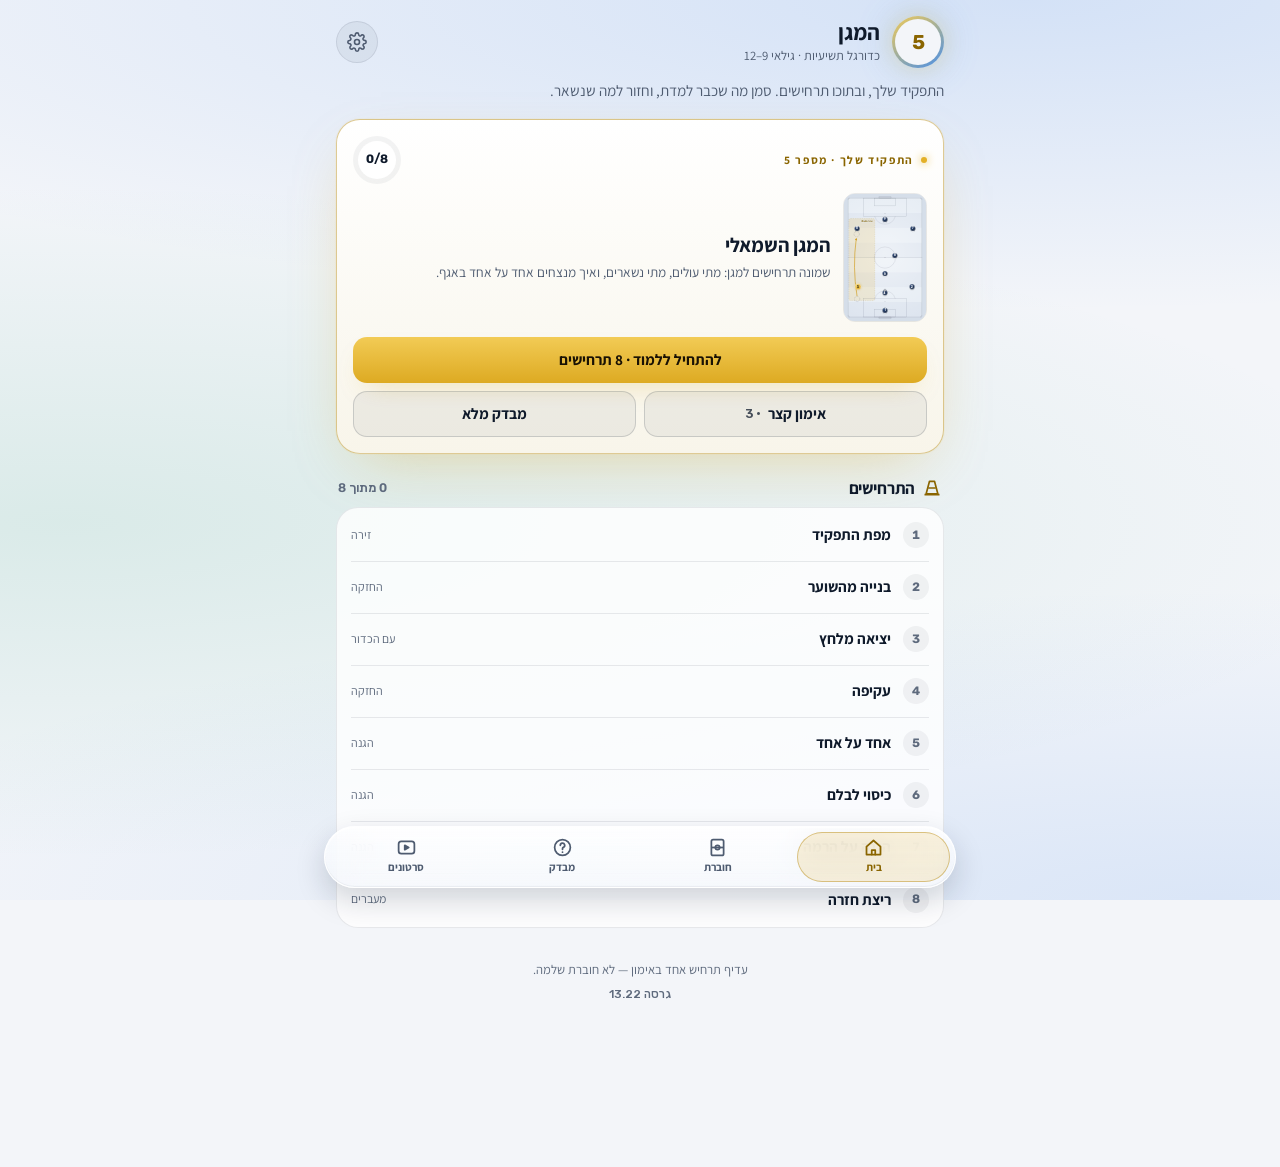
<file: m/index.html>
<!DOCTYPE html>
<html lang="he" dir="rtl" class="loading">
<head>
<meta charset="utf-8">
<meta name="viewport" content="width=device-width, initial-scale=1, viewport-fit=cover">
<meta name="app-scope" content="m">
<title>המגן — תשיעיות</title>
<meta name="description" content="המגן בכדורגל תשיעיות: מיקומים, תנועות, החלטות עם הכדור וטעויות נפוצות.">
<link rel="manifest" href="manifest.webmanifest">
<meta name="theme-color" content="#F3F5F9">
<meta name="apple-mobile-web-app-capable" content="yes">
<meta name="apple-mobile-web-app-status-bar-style" content="default">
<meta name="apple-mobile-web-app-title" content="תשיעיות">
<link rel="apple-touch-icon" href="icons/apple-touch-icon.png">
<link rel="icon" href="icons/favicon-32.png" sizes="32x32">
<link rel="stylesheet" href="fonts.css">
<link rel="stylesheet" href="css/app.css">
<script>
/* ערכת הצבעים לפני הציור הראשון — אחרת מי שבחר כהה רואה הבזק בהיר בכל פתיחה.
   בהיר כברירת מחדל; כהה רק כשנבחר במסך ההגדרות. */
try { if (localStorage.getItem('k8:theme') === 'dark') document.documentElement.dataset.theme = 'dark'; } catch (e) {}
</script>
</head>
<body>
<svg width="0" height="0" style="position:absolute" aria-hidden="true">
  <defs><linearGradient id="gold-fill" x1="0" y1="0" x2="0" y2="1"><stop offset="0" stop-color="#F2CB55"/><stop offset="1" stop-color="#DDAA22"/></linearGradient></defs>
  <symbol id="i-home" viewBox="0 0 24 24" fill="none" stroke="currentColor" stroke-width="2" stroke-linecap="round" stroke-linejoin="round"><path d="M4 11 12 4l8 7v9H4z"/><path d="M10 20v-5h4v5"/></symbol>
  <symbol id="i-book" viewBox="0 0 24 24" fill="none" stroke="currentColor" stroke-width="2" stroke-linejoin="round"><rect x="5" y="3" width="14" height="18" rx="2"/><path d="M5 12h14"/><circle cx="12" cy="12" r="2.5"/></symbol>
  <symbol id="i-quiz" viewBox="0 0 24 24" fill="none" stroke="currentColor" stroke-width="2" stroke-linecap="round"><circle cx="12" cy="12" r="9"/><path d="M9.5 9.5a2.5 2.5 0 1 1 3.5 2.3c-.6.3-1 .8-1 1.5V14M12 17.2v.1"/></symbol>
  <symbol id="i-vid" viewBox="0 0 24 24" fill="none" stroke="currentColor" stroke-width="2" stroke-linejoin="round"><rect x="3" y="5" width="18" height="14" rx="3"/><path d="M10 9.5v5l4.5-2.5z" fill="currentColor"/></symbol>
  <symbol id="i-cone" viewBox="0 0 24 24" fill="none" stroke="currentColor" stroke-width="2" stroke-linejoin="round"><path d="M9 4h6l4 15H5z"/><path d="M3 20h18M7.5 12h9"/></symbol>
  <symbol id="i-prev" viewBox="0 0 24 24" fill="none" stroke="currentColor" stroke-width="2.4" stroke-linecap="round" stroke-linejoin="round"><path d="m9 6 6 6-6 6"/></symbol>
  <symbol id="i-next" viewBox="0 0 24 24" fill="none" stroke="currentColor" stroke-width="2.4" stroke-linecap="round" stroke-linejoin="round"><path d="m15 6-6 6 6 6"/></symbol>
  <symbol id="i-bowl" viewBox="0 0 24 24" fill="none" stroke="currentColor" stroke-width="1.9" stroke-linecap="round" stroke-linejoin="round"><rect x="3" y="5" width="18" height="14" rx="3"/><path d="M10 9.5v5l4.5-2.5z" fill="currentColor"/></symbol>
  <symbol id="i-search" viewBox="0 0 24 24" fill="none" stroke="currentColor" stroke-width="2" stroke-linecap="round"><circle cx="11" cy="11" r="7"/><path d="m20 20-3.5-3.5"/></symbol>
  <symbol id="i-watch" viewBox="0 0 24 24" fill="none" stroke="currentColor" stroke-width="2" stroke-linecap="round"><circle cx="12" cy="13" r="8"/><path d="M12 13V9M9 2h6"/></symbol>
  <symbol id="i-cup" viewBox="0 0 24 24" fill="none" stroke="currentColor" stroke-width="2" stroke-linecap="round" stroke-linejoin="round"><path d="M7 4h10v4a5 5 0 0 1-10 0z"/><path d="M7 6H4v1a3 3 0 0 0 3 3M17 6h3v1a3 3 0 0 1-3 3M12 13v4M8 20h8"/></symbol>
  <symbol id="i-play" viewBox="0 0 24 24" fill="currentColor"><path d="M7 4v16l13-8z"/></symbol>
  <symbol id="i-expand" viewBox="0 0 24 24" fill="none" stroke="currentColor" stroke-width="2.2" stroke-linecap="round" stroke-linejoin="round"><path d="M4 9V4h5M20 9V4h-5M4 15v5h5M20 15v5h-5"/></symbol>
  <symbol id="i-shrink" viewBox="0 0 24 24" fill="none" stroke="currentColor" stroke-width="2.2" stroke-linecap="round" stroke-linejoin="round"><path d="M9 4v5H4M15 4v5h5M9 20v-5H4M15 20v-5h5"/></symbol>
  <symbol id="i-dots" viewBox="0 0 24 24" fill="currentColor"><circle cx="5" cy="12" r="2"/><circle cx="12" cy="12" r="2"/><circle cx="19" cy="12" r="2"/></symbol>
  <symbol id="i-check" viewBox="0 0 24 24" fill="none" stroke="currentColor" stroke-width="2.6" stroke-linecap="round" stroke-linejoin="round"><path d="m5 12 5 5 9-10"/></symbol>
  <symbol id="i-pause" viewBox="0 0 24 24" fill="currentColor"><rect x="6" y="5" width="4" height="14" rx="1.2"/><rect x="14" y="5" width="4" height="14" rx="1.2"/></symbol>
  <symbol id="i-stop" viewBox="0 0 24 24" fill="currentColor"><rect x="6" y="6" width="12" height="12" rx="2"/></symbol>
  <symbol id="i-ff" viewBox="0 0 24 24" fill="currentColor"><path d="M3 6l8 6-8 6zM12 6l8 6-8 6z"/></symbol>
  <symbol id="i-back10" viewBox="0 0 24 24" fill="none" stroke="currentColor" stroke-width="1.7" stroke-linecap="round" stroke-linejoin="round"><path d="M5 12a7 7 0 1 0 2.1-5"/><path d="M7 3v4h4"/></symbol>
  <symbol id="i-fwd10" viewBox="0 0 24 24" fill="none" stroke="currentColor" stroke-width="1.7" stroke-linecap="round" stroke-linejoin="round"><path d="M19 12a7 7 0 1 1-2.1-5"/><path d="M17 3v4h-4"/></symbol>
  <symbol id="i-plus" viewBox="0 0 24 24" fill="none" stroke="currentColor" stroke-width="2.4" stroke-linecap="round"><path d="M12 5v14M5 12h14"/></symbol>
  <symbol id="i-clip" viewBox="0 0 24 24" fill="none" stroke="currentColor" stroke-width="2" stroke-linecap="round" stroke-linejoin="round"><rect x="8" y="3" width="8" height="4" rx="1"/><path d="M8 5H6a2 2 0 0 0-2 2v12a2 2 0 0 0 2 2h12a2 2 0 0 0 2-2V7a2 2 0 0 0-2-2h-2"/></symbol>
  <symbol id="i-grip" viewBox="0 0 24 24" fill="currentColor"><circle cx="9" cy="6" r="1.6"/><circle cx="15" cy="6" r="1.6"/><circle cx="9" cy="12" r="1.6"/><circle cx="15" cy="12" r="1.6"/><circle cx="9" cy="18" r="1.6"/><circle cx="15" cy="18" r="1.6"/></symbol>
  <symbol id="i-pen" viewBox="0 0 24 24" fill="none" stroke="currentColor" stroke-width="2" stroke-linecap="round" stroke-linejoin="round"><path d="M4 20h4L19 9l-4-4L4 16z"/></symbol>
  <symbol id="i-trash" viewBox="0 0 24 24" fill="none" stroke="currentColor" stroke-width="2" stroke-linecap="round" stroke-linejoin="round"><path d="M4 7h16M10 11v6M14 11v6M6 7l1 13h10l1-13M9 7V4h6v3"/></symbol>
  <symbol id="i-down" viewBox="0 0 24 24" fill="none" stroke="currentColor" stroke-width="2.6" stroke-linecap="round" stroke-linejoin="round"><path d="m6 9 6 6 6-6"/></symbol>
  <symbol id="i-up" viewBox="0 0 24 24" fill="none" stroke="currentColor" stroke-width="2.6" stroke-linecap="round" stroke-linejoin="round"><path d="m6 15 6-6 6 6"/></symbol>
  <symbol id="i-x" viewBox="0 0 24 24" fill="none" stroke="currentColor" stroke-width="2.4" stroke-linecap="round"><path d="M6 6l12 12M18 6 6 18"/></symbol>
  <symbol id="i-ext" viewBox="0 0 24 24" fill="none" stroke="currentColor" stroke-width="2" stroke-linecap="round" stroke-linejoin="round"><path d="M14 4h6v6M20 4l-9 9M18 14v5a1 1 0 0 1-1 1H5a1 1 0 0 1-1-1V7a1 1 0 0 1 1-1h5"/></symbol>
  <symbol id="i-tag" viewBox="0 0 24 24" fill="none" stroke="currentColor" stroke-width="2" stroke-linecap="round" stroke-linejoin="round"><path d="M3 12V4h8l10 10-8 8z"/><circle cx="7.5" cy="7.5" r="1.3"/></symbol>
  <symbol id="i-back" viewBox="0 0 24 24" fill="none" stroke="currentColor" stroke-width="2.2" stroke-linecap="round" stroke-linejoin="round"><path d="m9 6 6 6-6 6"/></symbol>
  <symbol id="i-grid" viewBox="0 0 24 24" fill="none" stroke="currentColor" stroke-width="2" stroke-linejoin="round"><rect x="4" y="4" width="7" height="8" rx="2"/><rect x="13" y="4" width="7" height="8" rx="2"/><rect x="4" y="14" width="7" height="6" rx="2"/><rect x="13" y="14" width="7" height="6" rx="2"/></symbol>
  <symbol id="i-rows" viewBox="0 0 24 24" fill="none" stroke="currentColor" stroke-width="2" stroke-linecap="round" stroke-linejoin="round"><rect x="4" y="5" width="5" height="5" rx="1.5"/><rect x="4" y="14" width="5" height="5" rx="1.5"/><path d="M12 7h8M12 16h8"/></symbol>
  <symbol id="i-gear" viewBox="0 0 24 24" fill="none" stroke="currentColor" stroke-width="1.9" stroke-linecap="round" stroke-linejoin="round"><circle cx="12" cy="12" r="3"/><path d="M19.4 15a1.7 1.7 0 0 0 .3 1.8l.1.1a2 2 0 1 1-2.8 2.8l-.1-.1a1.7 1.7 0 0 0-1.8-.3 1.7 1.7 0 0 0-1 1.5V21a2 2 0 1 1-4 0v-.1a1.7 1.7 0 0 0-1.1-1.5 1.7 1.7 0 0 0-1.8.3l-.1.1a2 2 0 1 1-2.8-2.8l.1-.1a1.7 1.7 0 0 0 .3-1.8 1.7 1.7 0 0 0-1.5-1H3a2 2 0 1 1 0-4h.1a1.7 1.7 0 0 0 1.5-1.1 1.7 1.7 0 0 0-.3-1.8l-.1-.1a2 2 0 1 1 2.8-2.8l.1.1a1.7 1.7 0 0 0 1.8.3H9a1.7 1.7 0 0 0 1-1.5V3a2 2 0 1 1 4 0v.1a1.7 1.7 0 0 0 1 1.5 1.7 1.7 0 0 0 1.8-.3l.1-.1a2 2 0 1 1 2.8 2.8l-.1.1a1.7 1.7 0 0 0-.3 1.8V9a1.7 1.7 0 0 0 1.5 1H21a2 2 0 1 1 0 4h-.1a1.7 1.7 0 0 0-1.5 1Z"/></symbol>
  <symbol id="i-sync" viewBox="0 0 24 24" fill="none" stroke="currentColor" stroke-width="2" stroke-linecap="round" stroke-linejoin="round"><path d="M20 11a8 8 0 0 0-14.5-4.5L4 8M4 4v4h4M4 13a8 8 0 0 0 14.5 4.5L20 16M20 20v-4h-4"/></symbol>
  <symbol id="i-cloud" viewBox="0 0 24 24" fill="none" stroke="currentColor" stroke-width="1.9" stroke-linecap="round" stroke-linejoin="round"><path d="M7 18a4.5 4.5 0 0 1-.5-9 6 6 0 0 1 11.6 1.5A3.8 3.8 0 0 1 17.5 18Z"/></symbol>
</svg>

<div class="wrap">

  <div class="state" id="state">טוען…</div>

  <!-- ===== מסך הבית ===== -->
  <section id="library" hidden>
    <header class="top">
      <div class="crest"><span id="lib-crest"><svg class="i"><use href="#i-cone"/></svg></span></div>
      <div class="top-text"><h1 id="lib-title"></h1><p id="lib-eyebrow"></p></div>
      <a class="icon-btn" href="#/s" aria-label="הגדרות וסנכרון"><svg class="i"><use href="#i-gear"/></svg></a>
    </header>
    <p class="lede" id="lib-lede"></p>

    <div class="me" id="me" hidden></div>

    <!-- החבילה המלאה. מסך הטעינה כשאין תוכן במכשיר, ושורת החלפה כשיש. -->
    <div class="pack" id="pack" hidden>
      <p class="pack-t" id="pack-t"></p>
      <p class="pack-d" id="pack-d"></p>
      <div class="pack-do" id="pack-do">
        <label class="pack-file" for="pack-input" id="pack-filelbl">בחר קובץ חבילה</label>
        <input type="file" id="pack-input" accept=".json,application/json">
        <button type="button" id="pack-urlgo">או מכתובת</button>
      </div>
      <form class="pack-url" id="pack-urlrow" hidden novalidate>
        <input type="url" id="pack-url" inputmode="url" autocomplete="off" placeholder="https://…/pack/all.json">
        <button type="submit" id="pack-load">טען</button>
      </form>
      <p class="verror" id="pack-error" hidden></p>
      <button type="button" class="pack-drop" id="pack-drop" hidden>הסר את החבילה מהמכשיר</button>
    </div>

    <button id="install" type="button">התקן את האפליקציה על המסך</button>

    <!-- התפקיד שנבחר: כרטיס אחד גדול. או הבוחר, כשעוד לא נבחר מספר. -->
    <div id="hero"></div>

    <!-- התרחישים של התפקיד שלך -->
    <div id="scenlist"></div>

    <!-- וכל השאר, מקופל -->
    <details class="roles" id="roles" hidden>
      <summary id="roles-sum">ספריית התפקידים</summary>
      <div class="rolelist" id="rolelist"></div>
    </details>

    <p class="foot"><span id="lib-foot"></span><span class="ver" id="lib-ver"></span></p>
  </section>

  <!-- ===== מסך חוברת: מסך אחד, המגרש וההנחיות יחד =====
       ממלא את המסך כולו: כותרת, מגרש, שורת שליטה והנחיות. הפריסה לרוחב
       (טלפון מסובב, טאבלט, מחשב) מסודרת ב-CSS מאותו סימון. -->
  <section id="booklet" class="bk" hidden>
    <header class="bk-head">
      <a class="ic" href="#/" id="back" aria-label="חזרה למסך הבית"><svg class="i"><use href="#i-x"/></svg></a>
      <!-- השם הוא הכפתור לרשימת התרחישים — במקום שורת הצ'יפים, פס ההתקדמות ומתג הצד -->
      <button class="ttl" id="b-ttl" type="button" aria-haspopup="dialog">
        <b><span id="b-title"></span><i class="ok" id="b-ok" hidden>✓</i><svg class="i caret"><use href="#i-down"/></svg></b>
        <small id="b-phase"></small>
      </button>
      <div class="bk-nav" id="b-nav">
        <button class="ic" id="prev" type="button" aria-label="התרחיש הקודם"><svg class="i"><use href="#i-prev"/></svg></button>
        <span class="num" id="b-num"></span>
        <button class="ic" id="next" type="button" aria-label="התרחיש הבא"><svg class="i"><use href="#i-next"/></svg></button>
      </div>
    </header>

    <!-- המגרש, ועליו כפתור המצלמה ובחירת האפשרות — נבנים ב-board.js -->
    <div class="bk-stage" id="board"></div>
    <!-- ▶, הכיתוב, ציר הזמן ו"איטי" — ליד האגודל -->
    <div class="ctl" id="b-ctl"></div>

    <!-- ההנחיות: כרטיס אחד בכל פעם, או הכול ברשימה -->
    <div class="guide" id="guide">
      <button class="handle" id="g-handle" type="button" aria-expanded="false" aria-controls="g-list"><i></i><span id="g-handle-t"></span></button>
      <div class="cards-wrap"><div class="cards" id="g-cards"></div><div class="dots" id="g-dots"></div></div>
      <div class="list" id="g-list"></div>
    </div>
  </section>

  <!-- ===== מסך מבדק ===== -->
  <section id="quiz" hidden>
    <a class="back" href="#/" id="q-back"><svg class="i"><use href="#i-back"/></svg>בית</a>
    <div class="eyebrow" id="q-eyebrow"></div>

    <div class="track" id="q-track" aria-hidden="true"></div>
    <div class="count" id="q-count"></div>

    <div id="q-stage">
      <div class="phase" id="q-context"></div>
      <h2 id="q-ask"></h2>

      <div class="board" id="q-board"></div>
      <p class="hint" id="q-hint">גע במגרש במקום שבו אתה צריך להיות</p>

      <div class="qfeed" id="q-feed" hidden></div>
      <div class="qchoices" id="q-choices" hidden></div>

      <div class="dock glass"><button class="d go" id="q-confirm" type="button">זהו, זה המקום</button></div>
    </div>

    <div id="q-result" class="card" hidden></div>
  </section>

  <!-- ===== הסרטונים, הקטגוריות וההגדרות — אותם מסכים כמו בספריית המתכונים ===== -->
  <section id="videos" hidden></section>
  <section id="vcats" hidden></section>
  <section id="plan" hidden></section>
  <section id="share" hidden></section>

</div>

<nav class="tabbar glass" id="tabbar" hidden>
  <a id="tab-home" href="#/"><svg class="i"><use href="#i-home"/></svg><span>בית</span></a>
  <a id="tab-book" href="#/"><svg class="i"><use href="#i-book"/></svg><span>חוברת</span></a>
  <a id="tab-quiz" href="#/"><svg class="i"><use href="#i-quiz"/></svg><span>מבדק</span></a>
  <a id="tab-vid" href="#/v"><svg class="i"><use href="#i-vid"/></svg><span>סרטונים</span></a>
</nav>
<button class="fab glass" id="fab" type="button" hidden><svg class="i"><use href="#i-plus"/></svg>סרטון</button>
<div class="toast" id="toast" role="status" aria-live="polite"></div>

<script type="module" src="js/app.js"></script>
</body>
</html>
</file>
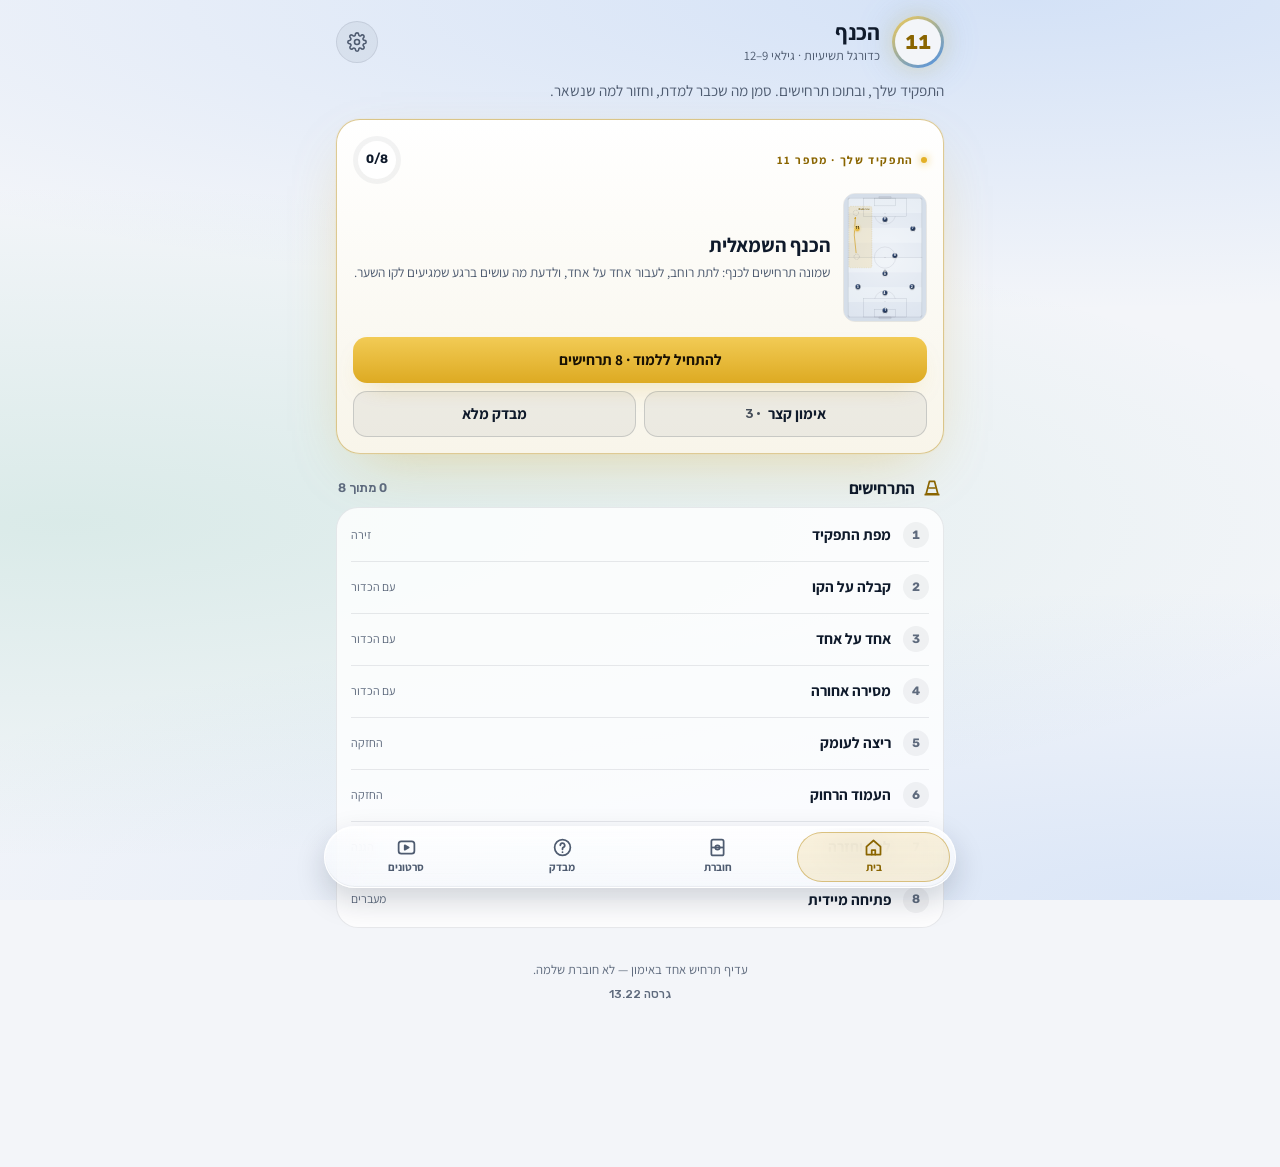
<file: w/index.html>
<!DOCTYPE html>
<html lang="he" dir="rtl" class="loading">
<head>
<meta charset="utf-8">
<meta name="viewport" content="width=device-width, initial-scale=1, viewport-fit=cover">
<meta name="app-scope" content="w">
<title>הכנף — תשיעיות</title>
<meta name="description" content="הכנף בכדורגל תשיעיות: מיקומים, תנועות, החלטות עם הכדור וטעויות נפוצות.">
<link rel="manifest" href="manifest.webmanifest">
<meta name="theme-color" content="#F3F5F9">
<meta name="apple-mobile-web-app-capable" content="yes">
<meta name="apple-mobile-web-app-status-bar-style" content="default">
<meta name="apple-mobile-web-app-title" content="תשיעיות">
<link rel="apple-touch-icon" href="icons/apple-touch-icon.png">
<link rel="icon" href="icons/favicon-32.png" sizes="32x32">
<link rel="stylesheet" href="fonts.css">
<link rel="stylesheet" href="css/app.css">
<script>
/* ערכת הצבעים לפני הציור הראשון — אחרת מי שבחר כהה רואה הבזק בהיר בכל פתיחה.
   בהיר כברירת מחדל; כהה רק כשנבחר במסך ההגדרות. */
try { if (localStorage.getItem('k8:theme') === 'dark') document.documentElement.dataset.theme = 'dark'; } catch (e) {}
</script>
</head>
<body>
<svg width="0" height="0" style="position:absolute" aria-hidden="true">
  <defs><linearGradient id="gold-fill" x1="0" y1="0" x2="0" y2="1"><stop offset="0" stop-color="#F2CB55"/><stop offset="1" stop-color="#DDAA22"/></linearGradient></defs>
  <symbol id="i-home" viewBox="0 0 24 24" fill="none" stroke="currentColor" stroke-width="2" stroke-linecap="round" stroke-linejoin="round"><path d="M4 11 12 4l8 7v9H4z"/><path d="M10 20v-5h4v5"/></symbol>
  <symbol id="i-book" viewBox="0 0 24 24" fill="none" stroke="currentColor" stroke-width="2" stroke-linejoin="round"><rect x="5" y="3" width="14" height="18" rx="2"/><path d="M5 12h14"/><circle cx="12" cy="12" r="2.5"/></symbol>
  <symbol id="i-quiz" viewBox="0 0 24 24" fill="none" stroke="currentColor" stroke-width="2" stroke-linecap="round"><circle cx="12" cy="12" r="9"/><path d="M9.5 9.5a2.5 2.5 0 1 1 3.5 2.3c-.6.3-1 .8-1 1.5V14M12 17.2v.1"/></symbol>
  <symbol id="i-vid" viewBox="0 0 24 24" fill="none" stroke="currentColor" stroke-width="2" stroke-linejoin="round"><rect x="3" y="5" width="18" height="14" rx="3"/><path d="M10 9.5v5l4.5-2.5z" fill="currentColor"/></symbol>
  <symbol id="i-cone" viewBox="0 0 24 24" fill="none" stroke="currentColor" stroke-width="2" stroke-linejoin="round"><path d="M9 4h6l4 15H5z"/><path d="M3 20h18M7.5 12h9"/></symbol>
  <symbol id="i-prev" viewBox="0 0 24 24" fill="none" stroke="currentColor" stroke-width="2.4" stroke-linecap="round" stroke-linejoin="round"><path d="m9 6 6 6-6 6"/></symbol>
  <symbol id="i-next" viewBox="0 0 24 24" fill="none" stroke="currentColor" stroke-width="2.4" stroke-linecap="round" stroke-linejoin="round"><path d="m15 6-6 6 6 6"/></symbol>
  <symbol id="i-bowl" viewBox="0 0 24 24" fill="none" stroke="currentColor" stroke-width="1.9" stroke-linecap="round" stroke-linejoin="round"><rect x="3" y="5" width="18" height="14" rx="3"/><path d="M10 9.5v5l4.5-2.5z" fill="currentColor"/></symbol>
  <symbol id="i-search" viewBox="0 0 24 24" fill="none" stroke="currentColor" stroke-width="2" stroke-linecap="round"><circle cx="11" cy="11" r="7"/><path d="m20 20-3.5-3.5"/></symbol>
  <symbol id="i-watch" viewBox="0 0 24 24" fill="none" stroke="currentColor" stroke-width="2" stroke-linecap="round"><circle cx="12" cy="13" r="8"/><path d="M12 13V9M9 2h6"/></symbol>
  <symbol id="i-cup" viewBox="0 0 24 24" fill="none" stroke="currentColor" stroke-width="2" stroke-linecap="round" stroke-linejoin="round"><path d="M7 4h10v4a5 5 0 0 1-10 0z"/><path d="M7 6H4v1a3 3 0 0 0 3 3M17 6h3v1a3 3 0 0 1-3 3M12 13v4M8 20h8"/></symbol>
  <symbol id="i-play" viewBox="0 0 24 24" fill="currentColor"><path d="M7 4v16l13-8z"/></symbol>
  <symbol id="i-expand" viewBox="0 0 24 24" fill="none" stroke="currentColor" stroke-width="2.2" stroke-linecap="round" stroke-linejoin="round"><path d="M4 9V4h5M20 9V4h-5M4 15v5h5M20 15v5h-5"/></symbol>
  <symbol id="i-shrink" viewBox="0 0 24 24" fill="none" stroke="currentColor" stroke-width="2.2" stroke-linecap="round" stroke-linejoin="round"><path d="M9 4v5H4M15 4v5h5M9 20v-5H4M15 20v-5h5"/></symbol>
  <symbol id="i-dots" viewBox="0 0 24 24" fill="currentColor"><circle cx="5" cy="12" r="2"/><circle cx="12" cy="12" r="2"/><circle cx="19" cy="12" r="2"/></symbol>
  <symbol id="i-check" viewBox="0 0 24 24" fill="none" stroke="currentColor" stroke-width="2.6" stroke-linecap="round" stroke-linejoin="round"><path d="m5 12 5 5 9-10"/></symbol>
  <symbol id="i-pause" viewBox="0 0 24 24" fill="currentColor"><rect x="6" y="5" width="4" height="14" rx="1.2"/><rect x="14" y="5" width="4" height="14" rx="1.2"/></symbol>
  <symbol id="i-stop" viewBox="0 0 24 24" fill="currentColor"><rect x="6" y="6" width="12" height="12" rx="2"/></symbol>
  <symbol id="i-ff" viewBox="0 0 24 24" fill="currentColor"><path d="M3 6l8 6-8 6zM12 6l8 6-8 6z"/></symbol>
  <symbol id="i-back10" viewBox="0 0 24 24" fill="none" stroke="currentColor" stroke-width="1.7" stroke-linecap="round" stroke-linejoin="round"><path d="M5 12a7 7 0 1 0 2.1-5"/><path d="M7 3v4h4"/></symbol>
  <symbol id="i-fwd10" viewBox="0 0 24 24" fill="none" stroke="currentColor" stroke-width="1.7" stroke-linecap="round" stroke-linejoin="round"><path d="M19 12a7 7 0 1 1-2.1-5"/><path d="M17 3v4h-4"/></symbol>
  <symbol id="i-plus" viewBox="0 0 24 24" fill="none" stroke="currentColor" stroke-width="2.4" stroke-linecap="round"><path d="M12 5v14M5 12h14"/></symbol>
  <symbol id="i-clip" viewBox="0 0 24 24" fill="none" stroke="currentColor" stroke-width="2" stroke-linecap="round" stroke-linejoin="round"><rect x="8" y="3" width="8" height="4" rx="1"/><path d="M8 5H6a2 2 0 0 0-2 2v12a2 2 0 0 0 2 2h12a2 2 0 0 0 2-2V7a2 2 0 0 0-2-2h-2"/></symbol>
  <symbol id="i-grip" viewBox="0 0 24 24" fill="currentColor"><circle cx="9" cy="6" r="1.6"/><circle cx="15" cy="6" r="1.6"/><circle cx="9" cy="12" r="1.6"/><circle cx="15" cy="12" r="1.6"/><circle cx="9" cy="18" r="1.6"/><circle cx="15" cy="18" r="1.6"/></symbol>
  <symbol id="i-pen" viewBox="0 0 24 24" fill="none" stroke="currentColor" stroke-width="2" stroke-linecap="round" stroke-linejoin="round"><path d="M4 20h4L19 9l-4-4L4 16z"/></symbol>
  <symbol id="i-trash" viewBox="0 0 24 24" fill="none" stroke="currentColor" stroke-width="2" stroke-linecap="round" stroke-linejoin="round"><path d="M4 7h16M10 11v6M14 11v6M6 7l1 13h10l1-13M9 7V4h6v3"/></symbol>
  <symbol id="i-down" viewBox="0 0 24 24" fill="none" stroke="currentColor" stroke-width="2.6" stroke-linecap="round" stroke-linejoin="round"><path d="m6 9 6 6 6-6"/></symbol>
  <symbol id="i-up" viewBox="0 0 24 24" fill="none" stroke="currentColor" stroke-width="2.6" stroke-linecap="round" stroke-linejoin="round"><path d="m6 15 6-6 6 6"/></symbol>
  <symbol id="i-x" viewBox="0 0 24 24" fill="none" stroke="currentColor" stroke-width="2.4" stroke-linecap="round"><path d="M6 6l12 12M18 6 6 18"/></symbol>
  <symbol id="i-ext" viewBox="0 0 24 24" fill="none" stroke="currentColor" stroke-width="2" stroke-linecap="round" stroke-linejoin="round"><path d="M14 4h6v6M20 4l-9 9M18 14v5a1 1 0 0 1-1 1H5a1 1 0 0 1-1-1V7a1 1 0 0 1 1-1h5"/></symbol>
  <symbol id="i-tag" viewBox="0 0 24 24" fill="none" stroke="currentColor" stroke-width="2" stroke-linecap="round" stroke-linejoin="round"><path d="M3 12V4h8l10 10-8 8z"/><circle cx="7.5" cy="7.5" r="1.3"/></symbol>
  <symbol id="i-back" viewBox="0 0 24 24" fill="none" stroke="currentColor" stroke-width="2.2" stroke-linecap="round" stroke-linejoin="round"><path d="m9 6 6 6-6 6"/></symbol>
  <symbol id="i-grid" viewBox="0 0 24 24" fill="none" stroke="currentColor" stroke-width="2" stroke-linejoin="round"><rect x="4" y="4" width="7" height="8" rx="2"/><rect x="13" y="4" width="7" height="8" rx="2"/><rect x="4" y="14" width="7" height="6" rx="2"/><rect x="13" y="14" width="7" height="6" rx="2"/></symbol>
  <symbol id="i-rows" viewBox="0 0 24 24" fill="none" stroke="currentColor" stroke-width="2" stroke-linecap="round" stroke-linejoin="round"><rect x="4" y="5" width="5" height="5" rx="1.5"/><rect x="4" y="14" width="5" height="5" rx="1.5"/><path d="M12 7h8M12 16h8"/></symbol>
  <symbol id="i-gear" viewBox="0 0 24 24" fill="none" stroke="currentColor" stroke-width="1.9" stroke-linecap="round" stroke-linejoin="round"><circle cx="12" cy="12" r="3"/><path d="M19.4 15a1.7 1.7 0 0 0 .3 1.8l.1.1a2 2 0 1 1-2.8 2.8l-.1-.1a1.7 1.7 0 0 0-1.8-.3 1.7 1.7 0 0 0-1 1.5V21a2 2 0 1 1-4 0v-.1a1.7 1.7 0 0 0-1.1-1.5 1.7 1.7 0 0 0-1.8.3l-.1.1a2 2 0 1 1-2.8-2.8l.1-.1a1.7 1.7 0 0 0 .3-1.8 1.7 1.7 0 0 0-1.5-1H3a2 2 0 1 1 0-4h.1a1.7 1.7 0 0 0 1.5-1.1 1.7 1.7 0 0 0-.3-1.8l-.1-.1a2 2 0 1 1 2.8-2.8l.1.1a1.7 1.7 0 0 0 1.8.3H9a1.7 1.7 0 0 0 1-1.5V3a2 2 0 1 1 4 0v.1a1.7 1.7 0 0 0 1 1.5 1.7 1.7 0 0 0 1.8-.3l.1-.1a2 2 0 1 1 2.8 2.8l-.1.1a1.7 1.7 0 0 0-.3 1.8V9a1.7 1.7 0 0 0 1.5 1H21a2 2 0 1 1 0 4h-.1a1.7 1.7 0 0 0-1.5 1Z"/></symbol>
  <symbol id="i-sync" viewBox="0 0 24 24" fill="none" stroke="currentColor" stroke-width="2" stroke-linecap="round" stroke-linejoin="round"><path d="M20 11a8 8 0 0 0-14.5-4.5L4 8M4 4v4h4M4 13a8 8 0 0 0 14.5 4.5L20 16M20 20v-4h-4"/></symbol>
  <symbol id="i-cloud" viewBox="0 0 24 24" fill="none" stroke="currentColor" stroke-width="1.9" stroke-linecap="round" stroke-linejoin="round"><path d="M7 18a4.5 4.5 0 0 1-.5-9 6 6 0 0 1 11.6 1.5A3.8 3.8 0 0 1 17.5 18Z"/></symbol>
</svg>

<div class="wrap">

  <div class="state" id="state">טוען…</div>

  <!-- ===== מסך הבית ===== -->
  <section id="library" hidden>
    <header class="top">
      <div class="crest"><span id="lib-crest"><svg class="i"><use href="#i-cone"/></svg></span></div>
      <div class="top-text"><h1 id="lib-title"></h1><p id="lib-eyebrow"></p></div>
      <a class="icon-btn" href="#/s" aria-label="הגדרות וסנכרון"><svg class="i"><use href="#i-gear"/></svg></a>
    </header>
    <p class="lede" id="lib-lede"></p>

    <div class="me" id="me" hidden></div>

    <!-- החבילה המלאה. מסך הטעינה כשאין תוכן במכשיר, ושורת החלפה כשיש. -->
    <div class="pack" id="pack" hidden>
      <p class="pack-t" id="pack-t"></p>
      <p class="pack-d" id="pack-d"></p>
      <div class="pack-do" id="pack-do">
        <label class="pack-file" for="pack-input" id="pack-filelbl">בחר קובץ חבילה</label>
        <input type="file" id="pack-input" accept=".json,application/json">
        <button type="button" id="pack-urlgo">או מכתובת</button>
      </div>
      <form class="pack-url" id="pack-urlrow" hidden novalidate>
        <input type="url" id="pack-url" inputmode="url" autocomplete="off" placeholder="https://…/pack/all.json">
        <button type="submit" id="pack-load">טען</button>
      </form>
      <p class="verror" id="pack-error" hidden></p>
      <button type="button" class="pack-drop" id="pack-drop" hidden>הסר את החבילה מהמכשיר</button>
    </div>

    <button id="install" type="button">התקן את האפליקציה על המסך</button>

    <!-- התפקיד שנבחר: כרטיס אחד גדול. או הבוחר, כשעוד לא נבחר מספר. -->
    <div id="hero"></div>

    <!-- התרחישים של התפקיד שלך -->
    <div id="scenlist"></div>

    <!-- וכל השאר, מקופל -->
    <details class="roles" id="roles" hidden>
      <summary id="roles-sum">ספריית התפקידים</summary>
      <div class="rolelist" id="rolelist"></div>
    </details>

    <p class="foot"><span id="lib-foot"></span><span class="ver" id="lib-ver"></span></p>
  </section>

  <!-- ===== מסך חוברת: מסך אחד, המגרש וההנחיות יחד =====
       ממלא את המסך כולו: כותרת, מגרש, שורת שליטה והנחיות. הפריסה לרוחב
       (טלפון מסובב, טאבלט, מחשב) מסודרת ב-CSS מאותו סימון. -->
  <section id="booklet" class="bk" hidden>
    <header class="bk-head">
      <a class="ic" href="#/" id="back" aria-label="חזרה למסך הבית"><svg class="i"><use href="#i-x"/></svg></a>
      <!-- השם הוא הכפתור לרשימת התרחישים — במקום שורת הצ'יפים, פס ההתקדמות ומתג הצד -->
      <button class="ttl" id="b-ttl" type="button" aria-haspopup="dialog">
        <b><span id="b-title"></span><i class="ok" id="b-ok" hidden>✓</i><svg class="i caret"><use href="#i-down"/></svg></b>
        <small id="b-phase"></small>
      </button>
      <div class="bk-nav" id="b-nav">
        <button class="ic" id="prev" type="button" aria-label="התרחיש הקודם"><svg class="i"><use href="#i-prev"/></svg></button>
        <span class="num" id="b-num"></span>
        <button class="ic" id="next" type="button" aria-label="התרחיש הבא"><svg class="i"><use href="#i-next"/></svg></button>
      </div>
    </header>

    <!-- המגרש, ועליו כפתור המצלמה ובחירת האפשרות — נבנים ב-board.js -->
    <div class="bk-stage" id="board"></div>
    <!-- ▶, הכיתוב, ציר הזמן ו"איטי" — ליד האגודל -->
    <div class="ctl" id="b-ctl"></div>

    <!-- ההנחיות: כרטיס אחד בכל פעם, או הכול ברשימה -->
    <div class="guide" id="guide">
      <button class="handle" id="g-handle" type="button" aria-expanded="false" aria-controls="g-list"><i></i><span id="g-handle-t"></span></button>
      <div class="cards-wrap"><div class="cards" id="g-cards"></div><div class="dots" id="g-dots"></div></div>
      <div class="list" id="g-list"></div>
    </div>
  </section>

  <!-- ===== מסך מבדק ===== -->
  <section id="quiz" hidden>
    <a class="back" href="#/" id="q-back"><svg class="i"><use href="#i-back"/></svg>בית</a>
    <div class="eyebrow" id="q-eyebrow"></div>

    <div class="track" id="q-track" aria-hidden="true"></div>
    <div class="count" id="q-count"></div>

    <div id="q-stage">
      <div class="phase" id="q-context"></div>
      <h2 id="q-ask"></h2>

      <div class="board" id="q-board"></div>
      <p class="hint" id="q-hint">גע במגרש במקום שבו אתה צריך להיות</p>

      <div class="qfeed" id="q-feed" hidden></div>
      <div class="qchoices" id="q-choices" hidden></div>

      <div class="dock glass"><button class="d go" id="q-confirm" type="button">זהו, זה המקום</button></div>
    </div>

    <div id="q-result" class="card" hidden></div>
  </section>

  <!-- ===== הסרטונים, הקטגוריות וההגדרות — אותם מסכים כמו בספריית המתכונים ===== -->
  <section id="videos" hidden></section>
  <section id="vcats" hidden></section>
  <section id="plan" hidden></section>
  <section id="share" hidden></section>

</div>

<nav class="tabbar glass" id="tabbar" hidden>
  <a id="tab-home" href="#/"><svg class="i"><use href="#i-home"/></svg><span>בית</span></a>
  <a id="tab-book" href="#/"><svg class="i"><use href="#i-book"/></svg><span>חוברת</span></a>
  <a id="tab-quiz" href="#/"><svg class="i"><use href="#i-quiz"/></svg><span>מבדק</span></a>
  <a id="tab-vid" href="#/v"><svg class="i"><use href="#i-vid"/></svg><span>סרטונים</span></a>
</nav>
<button class="fab glass" id="fab" type="button" hidden><svg class="i"><use href="#i-plus"/></svg>סרטון</button>
<div class="toast" id="toast" role="status" aria-live="polite"></div>

<script type="module" src="js/app.js"></script>
</body>
</html>
</file>
<file: m/fonts.css>
/* Fonts bundled locally so the app works with no network.
   Suez One, Assistant, Heebo, Rubik — SIL Open Font License 1.1 (see fonts/OFL.txt; Rubik © The Rubik Project Authors) */

@font-face{font-family:'Suez One';font-style:normal;font-weight:400;font-display:swap;
  src:url('fonts/suez-one-hebrew-400-normal.woff2') format('woff2');
  unicode-range:U+0307-0308,U+0590-05FF,U+200C-2010,U+20AA,U+25CC,U+FB1D-FB4F;}
@font-face{font-family:'Suez One';font-style:normal;font-weight:400;font-display:swap;
  src:url('fonts/suez-one-latin-400-normal.woff2') format('woff2');
  unicode-range:U+0000-00FF,U+0131,U+0152-0153,U+02BB-02BC,U+02C6,U+02DA,U+02DC,U+0304,U+0308,U+0329,U+2000-206F,U+20AC,U+2122,U+2191,U+2193,U+2212,U+2215,U+FEFF,U+FFFD;}

@font-face{font-family:'Assistant';font-style:normal;font-weight:400;font-display:swap;
  src:url('fonts/assistant-hebrew-400-normal.woff2') format('woff2');
  unicode-range:U+0307-0308,U+0590-05FF,U+200C-2010,U+20AA,U+25CC,U+FB1D-FB4F;}
@font-face{font-family:'Assistant';font-style:normal;font-weight:400;font-display:swap;
  src:url('fonts/assistant-latin-400-normal.woff2') format('woff2');
  unicode-range:U+0000-00FF,U+0131,U+0152-0153,U+02BB-02BC,U+02C6,U+02DA,U+02DC,U+0304,U+0308,U+0329,U+2000-206F,U+20AC,U+2122,U+2191,U+2193,U+2212,U+2215,U+FEFF,U+FFFD;}
@font-face{font-family:'Assistant';font-style:normal;font-weight:600;font-display:swap;
  src:url('fonts/assistant-hebrew-600-normal.woff2') format('woff2');
  unicode-range:U+0307-0308,U+0590-05FF,U+200C-2010,U+20AA,U+25CC,U+FB1D-FB4F;}
@font-face{font-family:'Assistant';font-style:normal;font-weight:600;font-display:swap;
  src:url('fonts/assistant-latin-600-normal.woff2') format('woff2');
  unicode-range:U+0000-00FF,U+0131,U+0152-0153,U+02BB-02BC,U+02C6,U+02DA,U+02DC,U+0304,U+0308,U+0329,U+2000-206F,U+20AC,U+2122,U+2191,U+2193,U+2212,U+2215,U+FEFF,U+FFFD;}
@font-face{font-family:'Assistant';font-style:normal;font-weight:700;font-display:swap;
  src:url('fonts/assistant-hebrew-700-normal.woff2') format('woff2');
  unicode-range:U+0307-0308,U+0590-05FF,U+200C-2010,U+20AA,U+25CC,U+FB1D-FB4F;}
@font-face{font-family:'Assistant';font-style:normal;font-weight:700;font-display:swap;
  src:url('fonts/assistant-latin-700-normal.woff2') format('woff2');
  unicode-range:U+0000-00FF,U+0131,U+0152-0153,U+02BB-02BC,U+02C6,U+02DA,U+02DC,U+0304,U+0308,U+0329,U+2000-206F,U+20AC,U+2122,U+2191,U+2193,U+2212,U+2215,U+FEFF,U+FFFD;}

@font-face{font-family:'Heebo';font-style:normal;font-weight:700;font-display:swap;
  src:url('fonts/heebo-hebrew-700-normal.woff2') format('woff2');
  unicode-range:U+0307-0308,U+0590-05FF,U+200C-2010,U+20AA,U+25CC,U+FB1D-FB4F;}
@font-face{font-family:'Heebo';font-style:normal;font-weight:700;font-display:swap;
  src:url('fonts/heebo-latin-700-normal.woff2') format('woff2');
  unicode-range:U+0000-00FF,U+0131,U+0152-0153,U+02BB-02BC,U+02C6,U+02DA,U+02DC,U+0304,U+0308,U+0329,U+2000-206F,U+20AC,U+2122,U+2191,U+2193,U+2212,U+2215,U+FEFF,U+FFFD;}
@font-face{font-family:'Heebo';font-style:normal;font-weight:900;font-display:swap;
  src:url('fonts/heebo-hebrew-900-normal.woff2') format('woff2');
  unicode-range:U+0307-0308,U+0590-05FF,U+200C-2010,U+20AA,U+25CC,U+FB1D-FB4F;}
@font-face{font-family:'Heebo';font-style:normal;font-weight:900;font-display:swap;
  src:url('fonts/heebo-latin-900-normal.woff2') format('woff2');
  unicode-range:U+0000-00FF,U+0131,U+0152-0153,U+02BB-02BC,U+02C6,U+02DA,U+02DC,U+0304,U+0308,U+0329,U+2000-206F,U+20AC,U+2122,U+2191,U+2193,U+2212,U+2215,U+FEFF,U+FFFD;}

/* Rubik — הספרות, כמו בגבעתיים ובמתכונים. קובץ משתנה אחד לכל כתב. */
@font-face{font-family:'Rubik';font-style:normal;font-weight:500 700;font-display:swap;
  src:url('fonts/rubik-hebrew.woff2') format('woff2');
  unicode-range:U+0307-0308,U+0590-05FF,U+200C-2010,U+20AA,U+25CC,U+FB1D-FB4F;}
@font-face{font-family:'Rubik';font-style:normal;font-weight:500 700;font-display:swap;
  src:url('fonts/rubik-latin.woff2') format('woff2');
  unicode-range:U+0000-00FF,U+0131,U+0152-0153,U+02BB-02BC,U+02C6,U+02DA,U+02DC,U+0304,U+0308,U+0329,U+2000-206F,U+20AC,U+2122,U+2191,U+2193,U+2212,U+2215,U+FEFF,U+FFFD;}
</file>
<file: m/css/app.css>
/* ── תשיעיות: שפת העיצוב של גבעתיים ושל ספריית המתכונים ─────────────────
   בהיר כברירת מחדל, כהה כבחירה (⚙ → ערכת צבעים, data-theme="dark" על
   html). כל צבע הוא טוקן, ושתי הערכות מגדירות את אותם טוקנים — רכיב לא
   כותב צבע משלו, אחרת הוא נשאר בצבע של ערכה אחת.

   זהב = אתה. השחקן שהחוברת עליו, הפעולה הראשית, והבחירה. רק כרטיס אחד
   בכל מסך זוהר בזהב. כחול = הקבוצה וסדרה שנייה. אדום וירוק לא קיימים
   כאן: בגבעתיים הם שמורים לתוצאות, והשפה משותפת.

   נבחר מול אב-טיפוס חי (בהיר וכהה זה לצד זה). */
:root {
  --bg: #F3F5F9;
  --surface: rgba(255, 255, 255, .8);
  --surface-solid: #FFFFFF;
  --surface-2: rgba(15, 26, 43, .05);
  --well: rgba(15, 26, 43, .05);
  --line: rgba(15, 26, 43, .09);
  --line-strong: rgba(15, 26, 43, .16);
  --text: #0F1A2B;
  --muted: #4E5B70;
  --faint: #5E6A7D;                       /* 5.0 מול הרקע — טקסט קטן נקרא גם בשמש */
  --gold: #E3B027;                        /* מילוי: כפתורים, השחקן שלך */
  --gold-text: #8A6500;                   /* זהב שהוא טקסט — כהה מספיק לרקע בהיר (5.6) */
  --gold-hi: #F2CB55;
  --gold-lo: #DDAA22;
  --gold-soft: rgba(227, 176, 39, .16);
  --gold-line: rgba(176, 128, 0, .42);
  --gold-glow: rgba(214, 160, 20, .38);
  --on-gold: #1A1204;
  --blue: #1F5FBF;
  --blue-lo: #4A8FE8;
  --glow-a: rgba(70, 138, 236, .18);
  --glow-b: rgba(36, 158, 112, .12);
  --glow-c: rgba(70, 138, 236, .14);
  --hero-bg: linear-gradient(180deg, #FFFFFF, #F8F5EA);
  --glass-bg: linear-gradient(180deg, rgba(255, 255, 255, .74), rgba(244, 247, 251, .64));
  --glass-rim: rgba(255, 255, 255, .9);
  --glass-text: #0F1A2B;
  --glass-shine: inset 0 1px 1px rgba(255, 255, 255, .9), inset 0 -1px 1px rgba(15, 26, 43, .06);
  --glass-shadow: 0 12px 30px rgba(15, 26, 43, .18);
  --glass-dense: rgba(255, 255, 255, .92);
  --menu-bg: rgba(255, 255, 255, .98);      /* תפריט ⋯ בנגן */
  --pitch-a: #E4EBF3;
  --pitch-b: #DBE3EE;
  --pitch-line: rgba(15, 26, 43, .24);
  --pitch-edge: #D5DEE9;                   /* השוליים שמחוץ לקווים */
  --fl1: rgba(255, 255, 255, .5);          /* אור באמצע המגרש */
  --fl2: rgba(255, 255, 255, 0);
  --net: rgba(15, 26, 43, .28);
  /* אסימונים: אנחנו כחול כהה, היריב לבן ("מדי חוץ"), אתה זהב. אדום וירוק
     שמורים לתוצאות, ולכן היריב אינו אדום */
  --mate-1: #34507F; --mate-2: #15233C; --mate-ring: rgba(255, 255, 255, .95);
  --opp-1: #FFFFFF; --opp-2: #D9E0EA;
  --hero-1: #F7D872; --hero-2: #D9A21C;
  --run: #CF970F;                          /* זהב כקו: כהה מהמילוי, שייראה על דשא בהיר */
  --mrun: #2C4470;
  --ghost: rgba(15, 26, 43, .4);
  --ball-line: #0F1A2B;
  --our-fill: #1B2B44;
  --our-ring: rgba(27, 43, 68, .25);
  --our-text: #FFFFFF;
  --opp-ring: rgba(15, 26, 43, .55);
  --opp-fill: rgba(15, 26, 43, .06);
  --ball: #0F1A2B;
  --pass: rgba(15, 26, 43, .62);
  --press: rgba(15, 26, 43, .5);
  --scrim: rgba(15, 26, 43, .42);
  --r-card: 22px;
  --r-tile: 18px;
  --r-field: 14px;
  --pad: 16px;
  --shell: 40rem;
  --tab-h: 62px;
  --tab-gap: 12px;
  --tab-space: calc(var(--tab-h) + var(--tab-gap) + env(safe-area-inset-bottom));
  /* כינויים לעורך (editor.css), שעדיין כתוב בשמות של העיצוב הקודם */
  --ink: var(--text); --paper: var(--bg); --hair: var(--line-strong); --pink: var(--gold-text);
  --ink-soft: var(--muted); --opp: var(--faint); --grass: var(--pitch-a);
  color-scheme: light;
}
:root[data-theme="dark"] {
  --bg: #0A1321;
  --surface: rgba(17, 27, 41, .62);
  --surface-solid: #111B2A;
  --surface-2: rgba(255, 255, 255, .06);
  --well: rgba(0, 0, 0, .22);
  --line: rgba(255, 255, 255, .08);
  --line-strong: rgba(255, 255, 255, .14);
  --text: #E8EDF5;
  --muted: #8B98AC;
  --faint: #7A889D;
  --gold: #E8B931;
  --gold-text: #E8B931;
  --gold-soft: rgba(232, 185, 49, .12);
  --gold-line: rgba(232, 185, 49, .34);
  --gold-glow: rgba(232, 185, 49, .42);
  --blue: #6DB3F5;
  --glow-a: rgba(70, 138, 236, .36);
  --glow-b: rgba(36, 158, 112, .3);
  --glow-c: rgba(70, 138, 236, .28);
  --hero-bg: linear-gradient(180deg, rgba(31, 42, 58, .82), rgba(15, 23, 35, .82));
  --glass-bg: linear-gradient(180deg, rgba(20, 30, 48, .62), rgba(10, 16, 28, .55));
  --glass-rim: rgba(255, 255, 255, .18);
  --glass-text: #FFFFFF;
  --glass-shine: inset 0 1px 1px rgba(255, 255, 255, .45), inset 0 -1px 1px rgba(255, 255, 255, .12);
  --glass-shadow: 0 12px 30px rgba(0, 0, 0, .45);
  --glass-dense: rgba(14, 22, 36, .88);
  --menu-bg: rgba(28, 38, 56, .97);
  --pitch-a: rgba(23, 35, 52, .92);
  --pitch-b: rgba(19, 30, 45, .92);
  --pitch-line: rgba(255, 255, 255, .17);
  --pitch-edge: #0D1724;
  --fl1: rgba(130, 175, 240, .1);
  --fl2: rgba(130, 175, 240, 0);
  --net: rgba(255, 255, 255, .22);
  --mate-1: #4A88DE; --mate-2: #1F4F98; --mate-ring: rgba(255, 255, 255, .85);
  --opp-1: #CDD5E1; --opp-2: #8693A8;
  --hero-1: #F8DA78; --hero-2: #DDA823;
  --run: #E8B931;
  --mrun: #8FC2FA;
  --ghost: rgba(232, 237, 245, .45);
  --ball-line: #0A1321;
  --our-ring: rgba(109, 179, 245, .6);
  --our-text: #E8EDF5;
  --opp-ring: rgba(10, 18, 30, .6);
  --opp-fill: rgba(0, 0, 0, .12);
  --ball: #FFFFFF;
  --pass: rgba(232, 237, 245, .75);
  --press: rgba(232, 237, 245, .55);
  --scrim: rgba(3, 6, 12, .62);
  color-scheme: dark;
}

* { box-sizing: border-box; }
[hidden] { display: none !important; }   /* גובר על display:flex של .track ואחרים */
html { -webkit-text-size-adjust: 100%; text-size-adjust: 100%; background: var(--bg); }
html, body { margin: 0; padding: 0; overscroll-behavior-y: none; }
a, button, input, select, textarea, label, summary { touch-action: manipulation; }
body {
  min-height: 100vh; background: transparent; color: var(--text);
  font-family: Assistant, system-ui, 'Arial Hebrew', sans-serif; font-size: 16px; line-height: 1.55;
  -webkit-font-smoothing: antialiased; -webkit-tap-highlight-color: transparent;
}
/* הזוהר מקובע למסך ולא לדף (אייפון מתעלם מ-background-attachment:fixed) */
body::before {
  content: ""; position: fixed; inset: 0; z-index: -1; pointer-events: none;
  background:
    radial-gradient(150% 46% at 80% 0%, var(--glow-a), transparent 75%),
    radial-gradient(140% 50% at 5% 58%, var(--glow-b), transparent 75%),
    radial-gradient(150% 46% at 95% 100%, var(--glow-c), transparent 75%),
    var(--bg);
}
button { font: inherit; color: inherit; cursor: pointer; }
:focus-visible { outline: 2px solid var(--gold); outline-offset: 2px; }
.num { font-family: Rubik, Assistant, system-ui, sans-serif; font-variant-numeric: tabular-nums; }
svg.i { width: 18px; height: 18px; flex: none; }
h1, h2, h3 { margin: 0; font-weight: 700; letter-spacing: -.01em; line-height: 1.22; }

.wrap {
  max-width: var(--shell); margin: 0 auto;
  padding: calc(16px + env(safe-area-inset-top)) max(16px, env(safe-area-inset-right, 0px)) calc(var(--tab-space) + 90px) max(16px, env(safe-area-inset-left, 0px));
}
.state { padding: 40vh 0; text-align: center; color: var(--muted); font-weight: 700; }
.loading .wrap > *:not(.state) { display: none; }

/* ── כותרת ───────────────────────────────────────────────────────────── */
.top { display: flex; align-items: center; gap: .75rem; }
/* הסמל בטבעת זהב→כחול — כמו סמל הקבוצה בגבעתיים. בפנים: מספר החולצה */
.crest {
  width: 52px; height: 52px; flex: none; border-radius: 50%; padding: 3px;
  background: linear-gradient(145deg, var(--gold-hi), var(--blue-lo));
  box-shadow: 0 0 22px rgba(232, 185, 49, .28), 0 0 40px rgba(74, 143, 232, .2);
}
.crest > span:first-child { display: grid; place-items: center; width: 100%; height: 100%; border-radius: 50%; background: var(--bg); color: var(--gold-text); font-weight: 700; font-size: 1.25rem; }
.crest svg { width: 24px; height: 24px; }
.top-text { min-width: 0; flex: 1; }
.top-text h1 { font-size: 1.4rem; }
.top-text p { margin: 0; font-size: .8rem; color: var(--muted); }
.top-text p b { color: var(--text); }
.top-text p.bad b { color: var(--gold-text); }
.icon-btn {
  width: 42px; height: 42px; flex: none; border-radius: 50%; display: grid; place-items: center;
  background: var(--surface-2); border: 1px solid var(--line); color: var(--muted); text-decoration: none;
}
.icon-btn svg { width: 20px; height: 20px; }
.icon-btn.spin svg { animation: spin 1s linear infinite; }
@keyframes spin { to { transform: rotate(360deg); } }
.lede { margin: .7rem 0 0; color: var(--muted); font-size: .95rem; }
.eyebrow { display: flex; align-items: center; gap: .45rem; font-size: .72rem; font-weight: 700; letter-spacing: .14em; color: var(--gold-text); }
.eyebrow::before { content: ""; width: 6px; height: 6px; border-radius: 50%; background: var(--gold); box-shadow: 0 0 8px var(--gold); flex: none; }
.back { display: inline-flex; align-items: center; gap: .25rem; margin-bottom: .7rem; font-size: .85rem; font-weight: 700; color: var(--muted); text-decoration: none; }
.back svg { width: 15px; height: 15px; }
.foot { margin: 2rem 0 0; text-align: center; font-size: .8rem; color: var(--faint); }
.ver { display: block; margin-top: .3rem; font-family: Rubik, sans-serif; font-size: .74rem; }
.hint { text-align: center; font-size: .78rem; color: var(--faint); margin: .5rem 0 0; }

/* ── כפתורים ─────────────────────────────────────────────────────────── */
.btn {
  height: 46px; width: 100%; border-radius: var(--r-field); display: inline-flex; align-items: center; justify-content: center; gap: .4rem;
  padding: 0 1rem; font-weight: 700; font-size: .95rem; white-space: nowrap; text-decoration: none;
  border: 1px solid var(--line-strong); background: var(--surface-2); color: var(--text);
}
.btn small { font-family: Rubik, sans-serif; font-weight: 600; opacity: .75; overflow: hidden; text-overflow: ellipsis; }
.btn svg { width: 17px; height: 17px; }
.btn.gold { background: linear-gradient(180deg, var(--gold-hi), var(--gold-lo)); color: var(--on-gold); border: 0; box-shadow: 0 12px 28px -14px var(--gold-glow); }
.btn.wide { height: 50px; font-size: 1rem; }
.btn.quiet { background: none; border-color: transparent; color: var(--muted); }
.btn.sm { height: 36px; width: auto; padding: 0 .8rem; font-size: .86rem; }
.btn:disabled { opacity: .55; }
.two { display: grid; grid-template-columns: minmax(0, 1fr) minmax(0, 1fr); gap: .5rem; margin-top: .5rem; }
.btn.ready { border-color: var(--gold-line); color: var(--gold-text); }

/* ── מסך הבית ───────────────────────────────────────────────────────── */
#hero { margin-top: 1rem; }
.hero {
  padding: 1rem; border-radius: 24px; border: 1px solid var(--gold-line); background: var(--hero-bg);
  box-shadow: 0 0 0 1px rgba(232, 185, 49, .06), 0 22px 60px -24px var(--gold-glow);
}
.big-top { display: flex; align-items: center; gap: .5rem; }
.ring {
  --p: 0; width: 48px; height: 48px; margin-inline-start: auto; flex: none; border-radius: 50%;
  display: grid; place-items: center; background: conic-gradient(var(--gold) calc(var(--p) * 1%), var(--surface-2) 0);
}
.ring span { width: 38px; height: 38px; border-radius: 50%; background: var(--surface-solid); display: grid; place-items: center; font-size: .76rem; font-weight: 700; }
.big-head { display: flex; gap: .8rem; align-items: center; margin: .6rem 0 .9rem; }
.big .thumb { width: 84px; flex: none; border-radius: 12px; overflow: hidden; border: 1px solid var(--line); }
.big .thumb svg, .rolerow .thumb svg { display: block; width: 100%; height: auto; }
.big-body { min-width: 0; flex: 1; }
.big h2 { font-size: 1.25rem; }
.big h2 button { border: 0; background: none; padding: 0; text-align: start; font-weight: 700; color: var(--text); }
.big-desc { margin: .25rem 0 0; font-size: .84rem; color: var(--muted); }
.noyet { margin-top: 1rem; padding: .9rem 1rem; border-radius: var(--r-card); background: var(--surface); border: 1px solid var(--line); }
.noyet-t { margin: 0; font-weight: 700; }
.noyet-d { margin: .2rem 0 0; font-size: .88rem; color: var(--muted); }
.noyet + .big { margin-top: .8rem; }

/* שורת המספר ("אתה מספר 11 · החלף") */
.me { margin-top: .7rem; }
.me-line { margin: 0; font-size: .88rem; color: var(--muted); }
.me-change { border: 0; background: none; color: var(--gold-text); font-weight: 700; padding: 0 .2rem; text-decoration: underline dotted; text-underline-offset: 3px; }

/* "איזה מספר אתה?" */
.ask { padding: 1.1rem 1rem; border-radius: 24px; border: 1px solid var(--gold-line); background: var(--hero-bg); box-shadow: 0 22px 60px -24px var(--gold-glow); text-align: center; }
.ask-q { margin: 0; font-size: 1.3rem; font-weight: 700; }
.ask-hint { margin: .2rem 0 .9rem; font-size: .86rem; color: var(--muted); }
.ask-nums { display: grid; grid-template-columns: repeat(5, minmax(0, 1fr)); gap: .5rem; }
.ask-nums button { aspect-ratio: 1; border-radius: 50%; border: 1px solid var(--line-strong); background: var(--surface-2); font-family: Rubik, sans-serif; font-size: 1.15rem; font-weight: 700; color: var(--text); }
.ask-nums button.has { border-color: var(--gold-line); background: var(--gold-soft); color: var(--gold-text); }
.ask-key { margin: .7rem 0 0; font-size: .76rem; color: var(--faint); }
.ask-later { margin-top: .6rem; border: 0; background: none; color: var(--muted); font-weight: 700; font-size: .86rem; }

/* כותרת אזור */
.sec { display: flex; align-items: center; gap: .45rem; margin: 1.5rem .1rem .55rem; }
.sec svg { width: 20px; height: 20px; color: var(--gold-text); }
.sec h3 { font-size: 1.05rem; }
.sec .n { margin-inline-start: auto; font-size: .78rem; color: var(--faint); font-weight: 600; }
.sec button.n { border: 0; background: none; padding: .2rem .1rem; color: var(--gold-text); }

/* רשימה: כרטיס אחד של שורות */
.list { background: var(--surface); border: 1px solid var(--line); border-radius: var(--r-card); padding: .1rem .85rem; }
.lr { display: flex; gap: .75rem; align-items: center; width: 100%; min-height: 52px; padding: .55rem 0; border: 0; border-bottom: 1px solid var(--line); background: none; text-align: start; color: var(--text); }
.lr:last-child { border-bottom: 0; }
.lr > b { flex: 1; min-width: 0; font-size: .95rem; font-weight: 700; }
.lr > small { font-size: .76rem; color: var(--faint); }
.lr .k { width: 26px; height: 26px; border-radius: 50%; flex: none; display: grid; place-items: center; font-size: .76rem; font-weight: 700; background: var(--surface-2); color: var(--faint); }
.lr .k.ok { background: var(--gold-soft); color: var(--gold-text); border: 1px solid var(--gold-line); }

/* ספריית התפקידים, מקופלת */
.roles { margin-top: 1.4rem; }
.roles > summary { list-style: none; cursor: pointer; display: flex; align-items: center; gap: .5rem; padding: .8rem 1rem; border-radius: var(--r-card); background: var(--surface); border: 1px solid var(--line); font-weight: 700; }
.roles > summary::-webkit-details-marker { display: none; }
.roles > summary::after { content: "+"; margin-inline-start: auto; color: var(--faint); font-weight: 700; }
.roles[open] > summary::after { content: "−"; }
.roles-n { font-family: Rubik, sans-serif; font-size: .78rem; color: var(--faint); font-weight: 600; }
.rolelist { margin-top: .5rem; background: var(--surface); border: 1px solid var(--line); border-radius: var(--r-card); padding: .1rem .85rem; }
.rolerow { display: flex; gap: .75rem; align-items: center; width: 100%; padding: .65rem 0; border: 0; border-bottom: 1px solid var(--line); background: none; text-align: start; color: var(--text); }
.rolerow:last-child { border-bottom: 0; }
.rolerow .thumb { width: 44px; flex: none; border-radius: 8px; overflow: hidden; border: 1px solid var(--line); }
.rolebody { flex: 1; min-width: 0; display: grid; gap: .1rem; }
.rolenum { font-size: .72rem; color: var(--faint); font-weight: 700; }
.rolename { font-weight: 700; }
.roletrack { display: flex; gap: 3px; }
.roletrack i { flex: 1; height: 3px; border-radius: 3px; background: var(--surface-2); }
.roletrack i.on { background: var(--gold); }
.rolego { color: var(--faint); font-size: 1.2rem; }

/* החבילה המלאה */
.pack { margin-top: 1rem; padding: 1rem; border-radius: var(--r-card); background: var(--surface); border: 1px solid var(--line); }
.pack:not(.set) { border-color: var(--gold-line); background: var(--hero-bg); box-shadow: 0 22px 60px -24px var(--gold-glow); }
.pack-t { margin: 0; font-weight: 700; }
.pack-d { margin: .25rem 0 .8rem; font-size: .88rem; color: var(--muted); }
.pack.stale .pack-d { color: var(--text); }
.pack-do { display: flex; flex-wrap: wrap; gap: .5rem; }
.pack-file, #pack-urlgo, .pack-url button, .pack-drop {
  height: 42px; display: inline-flex; align-items: center; justify-content: center; padding: 0 1rem; border-radius: var(--r-field);
  font-weight: 700; font-size: .9rem; border: 1px solid var(--line-strong); background: var(--surface-2); color: var(--text); cursor: pointer;
}
.pack:not(.set) .pack-file { background: linear-gradient(180deg, var(--gold-hi), var(--gold-lo)); color: var(--on-gold); border: 0; }
#pack-input { position: absolute; width: 1px; height: 1px; opacity: 0; }
#pack-input:focus-visible + #pack-urlgo, .pack-file:focus-within { outline: 2px solid var(--gold); }
.pack-url { display: flex; gap: .5rem; margin-top: .6rem; }
.pack-url input { flex: 1; min-width: 0; height: 42px; border-radius: var(--r-field); border: 1px solid var(--line); background: var(--well); color: var(--text); padding: 0 .8rem; font: inherit; font-size: 16px; direction: ltr; }
.pack-drop { margin-top: .6rem; background: none; border-color: transparent; color: var(--muted); }
#install { display: none; width: 100%; margin-top: 1rem; height: 46px; border-radius: var(--r-field); border: 1px dashed var(--gold-line); background: var(--gold-soft); color: var(--gold-text); font-weight: 700; }
.verror, .err { margin: .6rem 0 0; padding: .6rem .8rem; border-radius: 12px; background: var(--gold-soft); border: 1px solid var(--gold-line); color: var(--text); font-size: .86rem; white-space: pre-wrap; overflow-wrap: anywhere; }

/* ── חוברת ───────────────────────────────────────────────────────────── */
.track { display: flex; gap: 3px; margin-top: 1rem; }
.track i { flex: 1; height: 4px; border-radius: 3px; background: var(--surface-2); border: 1px solid var(--line); }
.track i.on { background: var(--gold); border-color: transparent; }
.track i.here { background: var(--text); border-color: transparent; }
.track i.exact { background: var(--gold); border-color: transparent; }
.track i.close { background: var(--gold-soft); border-color: var(--gold-line); }
.track i.far { background: var(--faint); border-color: transparent; opacity: .5; }
.count { margin-top: .35rem; font-size: .78rem; color: var(--faint); font-weight: 600; }
.formation { margin-top: .8rem; padding: .6rem .85rem; border-radius: 16px; background: var(--surface); border: 1px solid var(--line); font-size: .86rem; color: var(--muted); }
.formation > summary { cursor: pointer; font-weight: 700; color: var(--text); list-style: none; }
.formation > summary::-webkit-details-marker { display: none; }
.formation > summary::after { content: " +"; font-weight: 600; color: var(--faint); }
.formation[open] > summary::after { content: ""; }

.rail { margin: .9rem calc(-1 * var(--pad)) 0; padding: 0 var(--pad) .2rem; overflow-x: auto; scrollbar-width: none; }
.rail::-webkit-scrollbar { display: none; }
.chips { display: flex; gap: .4rem; }
.chip {
  flex: none; display: inline-flex; align-items: center; gap: .4rem; height: 34px; padding: 0 .85rem;
  border-radius: 999px; font-size: .86rem; font-weight: 700; color: var(--muted);
  background: var(--surface-2); border: 1px solid var(--line); white-space: nowrap; text-decoration: none;
}
.chip b { font-family: Rubik, sans-serif; font-weight: 600; font-size: .74rem; color: var(--faint); }
/* מתג: זהב שקוף עם מסגרת זהב, לא זהב מלא — הבחירה של גבעתיים */
.chip[aria-selected="true"], .chip[aria-pressed="true"] { color: var(--gold-text); background: var(--gold-soft); border-color: var(--gold-line); }
.chip[aria-pressed="true"] b { color: var(--gold-text); }
.chip.ghost { border-style: dashed; color: var(--faint); }
.chip svg { width: 15px; height: 15px; }
/* שלבי המשחק: נקודה כחולה בשלוש צורות, לא בשלושה צבעים — אדום וירוק שמורים לתוצאות */
.chip .dot { width: 8px; height: 8px; border-radius: 50%; flex: none; background: var(--faint); }
.chip[data-phase="החזקה"] .dot, .chip[data-phase="עם הכדור"] .dot { background: var(--blue); }
.chip[data-phase="הגנה"] .dot { background: transparent; border: 1.6px solid var(--blue); }
.chip[data-phase="מעברים"] .dot { background: linear-gradient(90deg, var(--blue) 50%, transparent 50%); border: 1.2px solid var(--blue); }

.seg { display: inline-flex; padding: 3px; border-radius: 999px; background: var(--well); border: 1px solid var(--line); }
.seg button { padding: 3px 12px; border-radius: 999px; font-size: .8rem; font-weight: 700; color: var(--faint); border: 1px solid transparent; background: none; }
.seg button[aria-pressed="true"] { color: var(--gold-text); background: var(--gold-soft); border-color: var(--gold-line); }

.board { position: relative; margin-top: .7rem; touch-action: pan-y; user-select: none; -webkit-user-select: none; }
svg.pitch { display: block; width: 100%; height: auto; border-radius: 20px; border: 1px solid var(--line-strong); background: var(--pitch-edge); }

/* ── מסך החוברת: מסך אחד, המגרש וההנחיות יחד ───────────────────────────
   ממלא את המסך: כותרת, מגרש, שורת שליטה, הנחיות. הדף עצמו לא נגלל — מה
   שצריך לגלול (הרשימה, הכרטיסים) נגלל בתוך המקום שלו. */
body.on-booklet { overflow: hidden; }
.bk { position: fixed; inset: 0; z-index: 30; display: flex; flex-direction: column; background: var(--bg); color: var(--text); }
.bk-head { flex: none; display: flex; align-items: center; gap: .25rem;
  padding: calc(env(safe-area-inset-top) + .3rem) max(.5rem, env(safe-area-inset-right, 0px)) .3rem max(.5rem, env(safe-area-inset-left, 0px)); }
.bk .ic { width: 38px; height: 38px; flex: none; border-radius: 50%; border: 0; padding: 0; display: grid; place-items: center; background: var(--surface-2); color: var(--text); text-decoration: none; }
.bk .ic svg { width: 17px; height: 17px; }
/* השם הוא הכפתור לרשימת התרחישים */
.ttl { flex: 1; min-width: 0; border: 0; background: none; padding: .15rem .3rem; border-radius: 14px; display: grid; justify-items: center; line-height: 1.2; color: var(--text); }
.ttl b { max-width: 100%; display: inline-flex; align-items: center; gap: .3rem; font-size: 1rem; font-weight: 700; }
.ttl b span { overflow: hidden; text-overflow: ellipsis; white-space: nowrap; }
.ttl .caret { width: 12px; height: 12px; color: var(--faint); }
.ttl .ok { font-style: normal; font-size: .85rem; color: var(--gold-text); }
.ttl small { font-size: .66rem; font-weight: 700; letter-spacing: .1em; color: var(--blue); }
.ttl:disabled { cursor: default; opacity: 1; }
.ttl:disabled .caret { display: none; }
.bk-nav { display: flex; align-items: center; flex: none; }
.bk-nav .ic { background: none; width: 34px; }
.bk-nav .num { min-width: 2.6rem; text-align: center; font-family: Rubik, sans-serif; font-size: .78rem; font-weight: 600; color: var(--muted); }

/* הבמה: המגרש ממלא אותה. viewBox נקבע במצלמה (board.js). לא .stage —
   השם תפוס בנגן הסרטונים, והכללים שלו מיקמו את המגרש מעל כל המסך */
.bk-stage { position: relative; flex: 1 1 auto; min-height: 0; overflow: hidden; background: var(--pitch-edge); touch-action: pan-y; user-select: none; -webkit-user-select: none; }
.bk-stage svg.pitch { width: 100%; height: 100%; border: 0; border-radius: 0; cursor: pointer; }
.bk-stage.still svg.pitch { cursor: default; }
.camb, .pvar { position: absolute; top: 10px; z-index: 2; border: 1px solid var(--glass-rim); background: var(--glass-bg); color: var(--glass-text);
  -webkit-backdrop-filter: blur(10px); backdrop-filter: blur(10px); box-shadow: var(--glass-shine), 0 4px 10px rgba(6, 12, 22, .18); }
.camb { inset-inline-start: 10px; height: 32px; padding: 0 .65rem 0 .45rem; border-radius: 999px; display: inline-flex; align-items: center; gap: .35rem; font-size: .72rem; font-weight: 700; }
.camb svg { width: 14px; height: 21px; flex: none; }
.mini-f { fill: var(--pitch-a); stroke: var(--pitch-line); stroke-width: 18; }
.mini-l { stroke: var(--pitch-line); stroke-width: 14; }
.mini-w { fill: var(--gold-soft); stroke: var(--run); stroke-width: 30; }
/* בחירת אפשרות על המגרש — האותיות כאן הן האותיות שעל החיצים */
.pvar { inset-inline-end: 10px; display: inline-flex; align-items: center; gap: .35rem; padding: 3px 3px 3px .6rem; border-radius: 999px; font-size: .72rem; font-weight: 700; }
.pvar .seg { padding: 0; background: none; border: 0; }
.pvar .seg button { min-width: 2.2rem; padding: 3px 10px; font-family: Rubik, sans-serif; }
/* אישור לנגיעה במגרש — כמו בנגן וידאו */
.pflash { position: absolute; left: 50%; top: 45%; width: 64px; height: 64px; margin: -32px 0 0 -32px; border-radius: 50%; display: grid; place-items: center;
  background: rgba(8, 12, 20, .5); color: #fff; opacity: 0; pointer-events: none; transform: scale(.8); }
.pflash svg { width: 28px; height: 28px; }
.pflash.on { animation: pflash .55s ease-out; }
@keyframes pflash { 0% { opacity: 0; transform: scale(.8); } 25% { opacity: 1; transform: scale(1); } 100% { opacity: 0; transform: scale(1.15); } }

/* שורת השליטה: ▶ גדול ליד האגודל, ולידו מה קורה עכשיו וציר הזמן */
.ctl { flex: none; display: flex; align-items: center; gap: .6rem; background: var(--surface-solid); border-top: 1px solid var(--line);
  padding: .5rem max(.75rem, env(safe-area-inset-right, 0px)) .55rem max(.75rem, env(safe-area-inset-left, 0px)); }
.pplay { flex: none; width: 54px; height: 54px; border-radius: 50%; border: 0; padding: 0; display: grid; place-items: center; color: var(--on-gold);
  background: linear-gradient(180deg, var(--gold-hi), var(--gold-lo)); box-shadow: 0 5px 16px var(--gold-glow), inset 0 1px 0 rgba(255, 255, 255, .5); }
.pplay svg { width: 24px; height: 24px; }
/* ▶ מצביע ימינה כמו בכל נגן — סימן ההפעלה אינו מתהפך ב-RTL */
.pplay[data-state="play"] svg { margin-left: 3px; }
.pplay:disabled { opacity: .4; box-shadow: none; }
/* עד הפעם הראשונה ▶ נושם, כדי שילד שלא יודע שאפשר להריץ יגלה */
.pplay.breathe { animation: breathe 2.2s ease-in-out infinite; }
@keyframes breathe { 0%, 100% { box-shadow: 0 5px 16px var(--gold-glow), 0 0 0 0 var(--gold-glow); } 50% { box-shadow: 0 5px 16px var(--gold-glow), 0 0 0 9px rgba(227, 176, 39, 0); } }
.ptime { flex: 1; min-width: 0; display: grid; gap: .05rem; }
.pcap { display: flex; align-items: center; gap: .4rem; min-height: 1.45rem; font-size: .88rem; font-weight: 700; line-height: 1.25; color: var(--text); }
.ctl.idle .pcap { color: var(--faint); font-weight: 600; font-size: .82rem; }
.pstep { flex: none; min-width: 1.9rem; height: 1.3rem; padding: 0 .4rem; border-radius: 999px; display: inline-grid; place-items: center;
  font-family: Rubik, sans-serif; font-size: .7rem; font-weight: 600; color: var(--on-gold); background: linear-gradient(180deg, var(--gold-hi), var(--gold-lo)); }
.ctl[data-state="ended"] .pstep { background: var(--gold-soft); color: var(--gold-text); box-shadow: inset 0 0 0 1px var(--gold-line); }
.ptrack { position: relative; height: 22px; display: flex; align-items: center; }
/* הזמן זורם מימין לשמאל, כמו כל השאר בממשק. לא dir="rtl" על הפקד —
   לא כל דפדפן הופך אותו — אלא פקד רגיל שמשוקף, וזה עובד בכולם */
.pseek { -webkit-appearance: none; appearance: none; width: 100%; height: 22px; margin: 0; background: none; cursor: pointer; position: relative; z-index: 1; touch-action: none; transform: scaleX(-1); }
.pseek::-webkit-slider-runnable-track { height: 5px; border-radius: 5px; background: linear-gradient(to right, var(--gold) var(--p, 0%), var(--surface-2) var(--p, 0%)); box-shadow: inset 0 0 0 1px var(--line); }
.pseek::-moz-range-track { height: 5px; border-radius: 5px; background: linear-gradient(to right, var(--gold) var(--p, 0%), var(--surface-2) var(--p, 0%)); }
.pseek::-webkit-slider-thumb { -webkit-appearance: none; width: 16px; height: 16px; margin-top: -5.5px; border-radius: 50%; background: var(--surface-solid); border: 2px solid var(--gold); box-shadow: 0 2px 6px rgba(15, 26, 43, .25); }
.pseek::-moz-range-thumb { width: 12px; height: 12px; border-radius: 50%; background: var(--surface-solid); border: 2px solid var(--gold); }
.ctl.idle .pseek::-webkit-slider-thumb { border-color: var(--line-strong); }
.pseek:disabled { opacity: .4; cursor: default; }
/* תחילת כל שלב על הציר */
.pticks { position: absolute; inset-inline: 8px; top: 50%; height: 0; pointer-events: none; z-index: 2; }
.pticks i { position: absolute; top: -4px; width: 2px; height: 8px; margin-inline-start: -1px; border-radius: 2px; background: var(--surface-solid); box-shadow: 0 0 0 1px var(--line-strong); }
.pspeed { flex: none; height: 32px; padding: 0 .75rem; border-radius: 999px; font-size: .8rem; font-weight: 700; color: var(--faint); background: var(--surface-2); border: 1px solid var(--line); }
.pspeed[aria-pressed="true"] { color: var(--gold-text); background: var(--gold-soft); border-color: var(--gold-line); }

/* ההנחיות: כרטיס אחד בכל פעם, או הכול ברשימה כשמושכים את הידית */
/* הכול תחת .guide: .list ו-.card הם שמות כלליים שתפוסים במסכים אחרים, ו-.list
   עם display:none העלים את רשימת הסרטונים בתצוגת שורות */
.guide { flex: none; min-height: 0; display: flex; flex-direction: column; background: var(--surface-solid); border-top: 1px solid var(--line);
  box-shadow: 0 -12px 22px -16px rgba(6, 12, 22, .35); padding-bottom: env(safe-area-inset-bottom); }
.bk.open .guide { flex: 0 0 52%; }
.guide .handle { flex: none; width: 100%; border: 0; background: none; display: flex; flex-direction: column; align-items: center; gap: .15rem; padding: .35rem 0 .3rem;
  font-size: .72rem; font-weight: 700; color: var(--faint); touch-action: none; }
.guide .handle i { width: 38px; height: 4px; border-radius: 4px; background: var(--line-strong); }
.guide .handle svg.i { width: 12px; height: 12px; vertical-align: -1px; }
.guide .cards-wrap { padding-bottom: .7rem; }
.guide .cards { display: flex; gap: 8px; overflow-x: auto; scroll-snap-type: x mandatory; scrollbar-width: none; overscroll-behavior-x: contain;
  padding: 0 max(.75rem, env(safe-area-inset-right, 0px)) 0 max(.75rem, env(safe-area-inset-left, 0px)); scroll-padding-inline: .75rem; }
.guide .cards::-webkit-scrollbar { display: none; }
/* 86% ולא מלא: קצה הכרטיס הבא מציץ, וזה מה שאומר "אפשר להחליק" */
.guide .card { flex: 0 0 86%; scroll-snap-align: start; min-height: 104px; border-radius: 18px; padding: .6rem .8rem .7rem; display: grid; align-content: start; gap: .2rem;
  background: var(--surface-2); border: 1px solid var(--line); }
.guide .card small { font-size: .66rem; font-weight: 700; letter-spacing: .1em; color: var(--blue); }
.guide .card p { margin: 0; font-size: .95rem; line-height: 1.45; }
.guide .card.k-cue { background: var(--gold-soft); border-color: var(--gold-line); }
.guide .card.k-cue small { color: var(--gold-text); }
.guide .card.k-cue p { font-weight: 700; font-size: 1.04rem; }
.guide .card.k-mis { background: var(--well); }
.guide .card.k-mis small { color: var(--muted); }
.guide .card .termdef { margin-top: .35rem; }
.guide .learn { justify-self: start; margin-top: .5rem; height: 36px; padding: 0 1rem; border-radius: 999px; font-size: .84rem; font-weight: 700;
  background: var(--gold-soft); border: 1px solid var(--gold-line); color: var(--gold-text); }
.guide .learn[aria-pressed="true"] { background: linear-gradient(180deg, var(--gold-hi), var(--gold-lo)); color: var(--on-gold); border-color: transparent; }
.guide .dots { display: flex; justify-content: center; gap: 5px; margin-top: .55rem; }
.guide .dots button { width: 6px; height: 6px; padding: 0; border: 0; border-radius: 3px; background: var(--line-strong); transition: width .2s, background .2s; }
.guide .dots button[aria-current="true"] { width: 16px; background: var(--gold); }
.guide .list { display: none; background: none; border: 0; border-radius: 0; flex: 1; min-height: 0; overflow-y: auto; overscroll-behavior: contain;
  padding: .1rem max(1rem, env(safe-area-inset-right, 0px)) 1rem max(1rem, env(safe-area-inset-left, 0px)); }
.bk.open .guide .cards-wrap { display: none; }
.bk.open .guide .list { display: block; }
.guide .g-title { font-size: 1.2rem; }
.guide .list .sub { margin: .15rem 0 .7rem; }
.guide .cue { padding: .6rem .8rem; border-radius: 16px; background: var(--gold-soft); border: 1px solid var(--gold-line); font-weight: 700; font-size: 1rem; }
.guide .cue small, .guide .mis small { display: block; font-size: .66rem; letter-spacing: .1em; color: var(--gold-text); font-weight: 700; margin-bottom: .1rem; }
.guide .does { list-style: none; margin: .8rem 0 0; padding: 0; display: grid; gap: .55rem; }
.guide .does li { position: relative; padding-inline-start: 1rem; font-size: .95rem; color: var(--text); }
.guide .does li::before { content: ""; position: absolute; inset-inline-start: 0; top: .62em; width: 6px; height: 6px; border-radius: 50%; background: var(--blue); }
.guide .mis { margin-top: .8rem; padding: .6rem .8rem; border-radius: 14px; background: var(--well); border: 1px solid var(--line); font-size: .92rem; }
.guide .mis small { color: var(--muted); }
.guide .list .learn { display: block; margin-top: .9rem; }
.guide .list .legend { margin-top: 1rem; padding-top: .8rem; border-top: 1px solid var(--line); }

/* לרוחב — טלפון מסובב, טאבלט, מחשב: המגרש בגובה המסך מצד אחד, וההנחיות
   כרשימה מהצד השני. אותו תנאי כמו ב-booklet.js */
@media (min-aspect-ratio: 1/1) and (min-width: 560px) {
  .bk { display: grid; justify-content: center;
    grid-template-columns: min(calc(100dvh * .645), 56vw) minmax(300px, 540px); grid-template-rows: auto minmax(0, 1fr) auto;
    grid-template-areas: "stage head" "stage guide" "stage ctl"; }
  .bk .bk-stage { grid-area: stage; }
  .bk .bk-head { grid-area: head; }
  .bk .guide, .bk.open .guide { grid-area: guide; border-top: 0; box-shadow: none; padding-bottom: 0; }
  .bk .ctl { grid-area: ctl; padding-bottom: calc(.55rem + env(safe-area-inset-bottom)); }
  .bk .bk-head, .bk .guide, .bk .ctl { border-inline-start: 1px solid var(--line); }
  .bk .handle, .bk .cards-wrap, .bk.open .cards-wrap { display: none; }
  .bk .list { display: block; }
}

/* רשימת התרחישים — גיליון שנפתח מהשם */
.pk-top { display: grid; gap: .45rem; }
.pk-count { margin: 0; font-size: .84rem; font-weight: 600; color: var(--muted); }
.pk-track { margin-top: 0; }
.pk-side { display: flex; align-items: center; gap: .5rem; margin-top: .9rem; font-size: .8rem; color: var(--faint); }
.pk-side em { font-style: normal; margin-inline-start: auto; }
.pk-list { list-style: none; margin: .8rem -.4rem 0; padding: 0; display: grid; gap: 2px; }
.pk-item { width: 100%; display: flex; align-items: center; gap: .6rem; padding: .55rem .5rem; border: 0; border-radius: 14px; background: none; text-align: start;
  font-size: .95rem; font-weight: 600; color: var(--text); }
.pk-item[aria-current="true"] { background: var(--gold-soft); color: var(--gold-text); font-weight: 700; }
.pk-item .n { width: 1.3rem; flex: none; text-align: center; font-family: Rubik, sans-serif; font-size: .74rem; color: var(--faint); }
.pk-item .t { flex: 1; min-width: 0; }
.pk-item .dot { width: 8px; height: 8px; flex: none; border-radius: 50%; background: var(--faint); }
.pk-item[data-phase="החזקה"] .dot, .pk-item[data-phase="עם הכדור"] .dot { background: var(--blue); }
.pk-item[data-phase="הגנה"] .dot { background: transparent; border: 1.6px solid var(--blue); }
.pk-item[data-phase="מעברים"] .dot { background: linear-gradient(90deg, var(--blue) 50%, transparent 50%); border: 1.2px solid var(--blue); }
.pk-item .ok { flex: none; width: 22px; height: 22px; border-radius: 50%; display: grid; place-items: center; font-size: .72rem; color: var(--on-gold);
  background: linear-gradient(180deg, var(--gold-hi), var(--gold-lo)); }
.pk-item .ok.no { background: none; box-shadow: inset 0 0 0 1.5px var(--line-strong); color: transparent; }
.sheet .formation { margin-top: 1rem; }
.sheet .formation p { margin: .45rem 0 0; }
.sheet .reset { display: block; margin: 1rem auto 0; }

/* המקרא — בסוף רשימת ההנחיות, רק מה שיש בתרחיש הזה */
.legend { display: flex; flex-wrap: wrap; gap: .35rem .85rem; font-size: .74rem; color: var(--faint); font-weight: 600; }
.legend > span { display: inline-flex; align-items: center; gap: .32rem; }
.lsw { width: 14px; height: 14px; flex: none; overflow: visible; }
.lsw.wide { width: 22px; height: 11px; }
.lsw .arrow { stroke-width: 2.4; }
.lsw .ghost { stroke-width: 1.5; }
.lg-hero { fill: var(--hero-2); stroke: rgba(255, 255, 255, .8); stroke-width: 1.2; }
.lg-mate { fill: var(--mate-2); stroke: rgba(255, 255, 255, .8); stroke-width: 1.2; }
.lg-opp { fill: var(--opp-1); stroke: var(--opp-ring); stroke-width: 1.4; }

/* המגרש — אותם צבעים כמו לוח הלייב בגבעתיים, עם עומק: שוליים כהים,
   אור באמצע, צל מתחת לכל אסימון */
.edge { fill: var(--pitch-edge); }
.field { fill: var(--pitch-a); }
.stripe { fill: var(--pitch-b); }
.fl1 { stop-color: var(--fl1); }
.fl2 { stop-color: var(--fl2); }
.pl { fill: none; stroke: var(--pitch-line); stroke-width: 1.5; stroke-linecap: round; }
.pdot { fill: var(--pitch-line); stroke: none; }
.goal { stroke: var(--pitch-line); stroke-width: 1.4; }
.netl { fill: none; stroke: var(--net); stroke-width: .7; }
.head-hp { fill: var(--run); }
.head-hb { fill: var(--pass); }
.head-hg { fill: var(--press); }
.head-hm { fill: var(--mrun); }
.tok, .opp { transition: transform .68s cubic-bezier(.6, .02, .2, 1); }
.tc { stroke-width: 1.6; }
.tok text { font-family: Rubik, Assistant, sans-serif; font-weight: 700; font-size: 13.5px; text-anchor: middle; dominant-baseline: central; }
.mate .tc { stroke: var(--mate-ring); }
.mate text { fill: #FFFFFF; }
/* אתה: זהב זוהר. העין מוצאת אותך ראשון בכל תרחיש */
.eight .tc { stroke: rgba(255, 255, 255, .9); stroke-width: 2; }
.eight { filter: drop-shadow(0 0 6px var(--gold-glow)); }
.eight text { fill: #1A1204; font-size: 14.5px; }
.opp .tc { stroke: var(--opp-ring); stroke-width: 1.8; }
.tg-m1 { stop-color: var(--mate-1); } .tg-m2 { stop-color: var(--mate-2); }
.tg-o1 { stop-color: var(--opp-1); } .tg-o2 { stop-color: var(--opp-2); }
.tg-h1 { stop-color: var(--hero-1); } .tg-h2 { stop-color: var(--hero-2); }
.ball { fill: #FFFFFF; stroke: var(--ball-line); stroke-width: 1.3; }
.ball-pat { fill: var(--ball-line); }
.ball-sh { fill: rgba(6, 11, 20, .32); }
.zone { fill: var(--gold-soft); stroke: var(--gold-line); stroke-width: 1.4; stroke-dasharray: 6 5; }
.shadow { fill: var(--surface-2); }
.ghost { fill: none; stroke: var(--ghost); stroke-width: 1.7; stroke-dasharray: 4 3.5; }
.gn { font-family: Rubik, sans-serif; font-weight: 600; font-size: 11px; fill: var(--ghost); text-anchor: middle; dominant-baseline: central; }
.og .ghost { stroke: var(--press); }
.arrow { fill: none; stroke-linecap: round; }
.a-run { stroke: var(--run); stroke-width: 3; }
.a-mrun { stroke: var(--mrun); stroke-width: 2.6; }
.a-pass { stroke: var(--pass); stroke-width: 2.2; stroke-dasharray: 7 6; }
.a-opt { stroke: var(--run); stroke-width: 2.4; stroke-dasharray: 2.5 5.5; }
.a-press { stroke: var(--press); stroke-width: 2.2; stroke-dasharray: 2 5; }
.a-mpress { stroke: var(--mrun); stroke-width: 2.2; stroke-dasharray: 2 5; }
/* תוויות האפשרויות: עיגול זהב עם אות, על הקשת */
.abadge circle { fill: var(--hero-2); stroke: rgba(255, 255, 255, .9); stroke-width: 1.4; }
.abadge text { font-family: Rubik, sans-serif; font-weight: 700; font-size: 11px; fill: #1A1204; text-anchor: middle; dominant-baseline: central; }
/* טקסט בתוך המגרש נמדד ביחידות ה-viewBox: ~0.9 פיקסל ליחידה בטלפון.
   הילה בצבע הדשא מאחורי האותיות — קריא גם כשהוא חוצה קו */
.zlabel { font-family: Assistant, sans-serif; font-weight: 700; font-size: 12.5px; fill: var(--gold-text); stroke: var(--pitch-a); stroke-width: 3.5; stroke-linejoin: round; paint-order: stroke; }
.draw { stroke-dasharray: var(--len); stroke-dashoffset: var(--len); animation: draw .62s cubic-bezier(.3, .7, .3, 1) forwards; }
.a-pass.draw, .a-opt.draw, .a-press.draw, .a-mpress.draw { stroke-dashoffset: 0; opacity: 0; animation: fadein .5s forwards; }
@keyframes draw { to { stroke-dashoffset: 0; } }
@keyframes fadein { to { opacity: 1; } }
.fade { opacity: 0; animation: fadein .45s .1s forwards; }

/* בזמן הרצה התנועה מגיעה מ-JS פריים אחר פריים, ומעבר CSS רק היה מאחר אותה */
.movie .tok, .movie .opp { transition: none; }
.arrow.aside { opacity: .55; }
.arrow.dim, .abadge.dim { opacity: .22; }
.halo { fill: none; stroke: var(--run); stroke-width: 2; opacity: 0; }
.ripple { fill: none; stroke: var(--pass); stroke-width: 1.6; opacity: 0; }
svg.pitch.mini { border: 0; border-radius: 0; }

/* פאנל ההסבר */
.card { background: var(--surface); border: 1px solid var(--line); border-radius: var(--r-card); padding: var(--pad); }
.phase { font-size: .72rem; font-weight: 700; letter-spacing: .12em; color: var(--blue); margin-bottom: .2rem; }
#quiz h2 { font-size: 1.3rem; }
.sub { margin: .2rem 0 0; color: var(--muted); font-size: .92rem; }
.term { border: 0; background: none; padding: 0; font: inherit; color: inherit; border-bottom: 1.5px dotted var(--blue); cursor: pointer; }
.term[aria-expanded="true"] { color: var(--blue); }
.termdef { margin: .45rem 0 .1rem; padding: .55rem .75rem; border-radius: 12px; background: var(--surface-2); border-inline-start: 3px solid var(--blue); font-size: .88rem; color: var(--muted); }
.reset { border: 0; background: none; color: var(--faint); font-size: .8rem; text-decoration: underline dotted; text-underline-offset: 3px; }

/* ── הפס הצף והסרגל התחתון ───────────────────────────────────────────── */
.glass {
  background: var(--glass-bg); border: 1px solid var(--glass-rim); color: var(--glass-text);
  -webkit-backdrop-filter: blur(16px) saturate(1.4); backdrop-filter: blur(16px) saturate(1.4);
  box-shadow: var(--glass-shine), var(--glass-shadow);
}
.tabbar {
  position: fixed; z-index: 40; inset-inline: max(12px, env(safe-area-inset-left, 0px)); bottom: calc(var(--tab-gap) + env(safe-area-inset-bottom));
  max-width: calc(var(--shell) - 8px); margin: 0 auto; height: var(--tab-h); border-radius: 999px; display: flex; gap: 3px; padding: 5px;
  transition: height .25s, inset-inline .25s;
}
.tabbar a { flex: 1; min-width: 0; border-radius: 999px; display: flex; flex-direction: column; align-items: center; justify-content: center; gap: 1px; font-size: .7rem; font-weight: 700; color: var(--muted); text-decoration: none; }
.tabbar a svg { width: 21px; height: 21px; }
.tabbar a[aria-current="page"] { color: var(--gold-text); background: var(--gold-soft); box-shadow: inset 0 0 0 1px var(--gold-line); }
.tabbar a[aria-disabled="true"] { opacity: .4; pointer-events: none; }
/* מתכווץ בגלילה למטה (כמו בגבעתיים), חוזר בגלילה למעלה */
body.small .tabbar { height: 48px; inset-inline: 40px; }
body.small .tabbar span { display: none; }

.dock {
  position: fixed; z-index: 39; inset-inline: max(14px, env(safe-area-inset-left, 0px)); max-width: calc(var(--shell) - 12px); margin: 0 auto;
  bottom: calc(var(--tab-h) + var(--tab-gap) * 2 + env(safe-area-inset-bottom)); height: 54px; border-radius: 999px;
  display: flex; align-items: center; gap: 5px; padding: 5px; transition: bottom .25s;
}
body.small .dock, body.small .fab { bottom: calc(48px + var(--tab-gap) * 2 + env(safe-area-inset-bottom)); }
/* פס שאין בו אף כפתור גלוי (המבדק אחרי תשובה בבחירה) לא נשאר ריק על המסך */
.dock:not(:has(button:not([hidden]))) { display: none; }
.dock .d { height: 44px; min-width: 44px; border-radius: 999px; display: grid; place-items: center; padding: 0 .8rem; border: 0; background: none; color: inherit; font-weight: 700; font-size: .9rem; }
.dock .d svg { width: 18px; height: 18px; }
.dock .d.mid { flex: 1; background: var(--gold-soft); border: 1px solid var(--gold-line); color: var(--gold-text); }
.dock .d.mid[aria-pressed="true"], .dock .d.go { flex: 1; background: linear-gradient(180deg, var(--gold-hi), var(--gold-lo)); color: var(--on-gold); border: 0; }
.dock .d.go:disabled { opacity: .5; }

/* ── מבדק ────────────────────────────────────────────────────────────── */
#quiz .eyebrow { margin-top: .2rem; }
#q-stage .phase { margin-top: 1rem; }
.quizing { touch-action: none; cursor: crosshair; }
.quizing .tok { transition: transform .25s cubic-bezier(.4, 0, .2, 1); }
.q-from { fill: none; stroke: var(--faint); stroke-width: 1.6; stroke-dasharray: 3 4; }
.q-guess { fill: none; stroke: var(--text); stroke-width: 2.2; stroke-dasharray: 5 4; }
.q-tag { font-family: Assistant, sans-serif; font-weight: 700; font-size: 13px; fill: var(--muted); text-anchor: middle; }
.qfeed { margin-top: .8rem; padding: .7rem .9rem; border-radius: 16px; font-size: .95rem; border: 1px solid var(--line); background: var(--surface); }
.qfeed.exact { border-color: var(--gold-line); background: var(--gold-soft); }
.qfeed.close { border-color: var(--gold-line); }
.qchoices { display: grid; gap: .5rem; margin-top: .9rem; }
.choice { width: 100%; text-align: start; font-size: .95rem; line-height: 1.45; padding: .8rem .9rem; border-radius: 16px; border: 1px solid var(--line-strong); background: var(--surface); color: var(--text); }
.choice.right { border-color: var(--gold-line); border-width: 2px; background: var(--gold-soft); }
.choice.wrong { color: var(--faint); text-decoration: line-through; }
#q-result { margin-top: 1rem; }
#q-result h2 { font-size: 1.4rem; }
.q-tally { margin: .3rem 0 .8rem; font-family: Rubik, sans-serif; font-size: .9rem; color: var(--muted); }
#q-result ul { margin: .4rem 0 .9rem; padding: 0; list-style: none; display: grid; gap: .4rem; }
#q-result a { color: var(--text); font-weight: 700; text-decoration: underline dotted var(--blue); text-underline-offset: 4px; }
#q-result .learn { width: 100%; height: 46px; border-radius: var(--r-field); border: 0; background: linear-gradient(180deg, var(--gold-hi), var(--gold-lo)); color: var(--on-gold); font-weight: 700; }
#q-result .nav { display: grid; grid-template-columns: 1fr 1fr; gap: .5rem; margin-top: .5rem; }
#q-result .nav button { height: 44px; border-radius: var(--r-field); border: 1px solid var(--line-strong); background: var(--surface-2); color: var(--text); font-weight: 700; }

/* ── הסרטונים, הקטגוריות וההגדרות (מספריית המתכונים) ──────────────────── */
.search {
  margin-top: 1rem; display: flex; align-items: center; gap: .5rem; height: 44px; padding: 0 .9rem;
  border-radius: var(--r-field); background: var(--well); border: 1px solid var(--line); color: var(--faint);
}
.search:focus-within { border-color: var(--gold-line); }
.search input { flex: 1; min-width: 0; border: 0; background: transparent; color: var(--text); font: inherit; font-size: 16px; outline: none; }
.search input::placeholder { color: var(--faint); }
.search .clear { border: 0; background: none; color: var(--faint); padding: .3rem; display: grid; }
#videos > .rail, .vrail { display: flex; align-items: center; gap: .4rem; }
.bar { display: flex; align-items: center; gap: .5rem; margin-top: 1.1rem; }
.bar h2 { font-size: 1.05rem; }
.bar .n { font-family: Rubik, sans-serif; font-size: .78rem; color: var(--faint); font-weight: 600; }
.view-seg { margin-inline-start: auto; display: inline-flex; padding: 3px; border-radius: 999px; background: var(--well); border: 1px solid var(--line); }
.view-seg button { border: 1px solid transparent; background: none; color: var(--faint); width: 36px; height: 30px; border-radius: 999px; display: grid; place-items: center; }
.view-seg button svg { width: 17px; height: 17px; }
.view-seg button[aria-pressed="true"] { color: var(--gold-text); background: var(--gold-soft); border-color: var(--gold-line); }
.grid { display: grid; grid-template-columns: repeat(2, minmax(0, 1fr)); gap: .8rem .7rem; margin-top: .8rem; }
@media (min-width: 560px) { .grid { grid-template-columns: repeat(3, minmax(0, 1fr)); } }
.rc { min-width: 0; text-align: start; border: 0; background: none; padding: 0; display: block; width: 100%; color: var(--text); }
.pv { position: relative; aspect-ratio: 4 / 5; max-width: 100%; border-radius: var(--r-tile); overflow: hidden; border: 1px solid var(--line); background: var(--surface); }
.pv img { position: absolute; inset: 0; width: 100%; height: 100%; object-fit: cover; display: block; }
.pv .ph { position: absolute; inset: 0; display: grid; place-items: center; font-size: 2.2rem; font-weight: 700; color: var(--faint);
  background: repeating-linear-gradient(180deg, var(--pitch-a) 0 18%, var(--pitch-b) 18% 36%); }
.plat { position: absolute; top: 8px; inset-inline-start: 8px; font-size: .68rem; font-weight: 700; color: #fff; padding: 2px 8px; border-radius: 999px; background: rgba(8, 12, 20, .58); border: 1px solid rgba(255, 255, 255, .16); }
.playdot { position: absolute; inset-inline-end: 8px; bottom: 8px; width: 30px; height: 30px; border-radius: 50%; display: grid; place-items: center; background: rgba(8, 12, 20, .58); border: 1px solid rgba(255, 255, 255, .2); color: #fff; }
.playdot svg { width: 12px; height: 12px; margin-inline-start: -2px; }
.rc h4 { margin: .4rem .1rem 0; font-size: .92rem; font-weight: 700; line-height: 1.3; display: -webkit-box; -webkit-line-clamp: 2; -webkit-box-orient: vertical; overflow: hidden; }
.rc .meta { margin: .1rem .1rem 0; font-size: .74rem; color: var(--faint); white-space: nowrap; overflow: hidden; text-overflow: ellipsis; }
.lr .pv { width: 58px; flex: none; border-radius: 12px; }
.lr .pv .ph { font-size: 1.2rem; }
.lr .tx { min-width: 0; flex: 1; }
.lr h4 { margin: 0; font-size: .95rem; font-weight: 700; line-height: 1.3; }
.lr .tx p { margin: .1rem 0 0; font-size: .8rem; color: var(--muted); white-space: nowrap; overflow: hidden; text-overflow: ellipsis; }
.lr .meta { font-size: .72rem; color: var(--faint); margin-top: .1rem; }
.empty { margin: 2rem auto 0; max-width: 30ch; text-align: center; color: var(--muted); }
.empty h3 { color: var(--text); font-size: 1.1rem; margin-bottom: .3rem; }
.empty svg { width: 44px; height: 44px; color: var(--gold-text); opacity: .8; margin-bottom: .5rem; }

.field { display: block; min-width: 0; }
.field > span { display: block; font-size: .78rem; font-weight: 700; color: var(--muted); margin-bottom: .3rem; }
.inp { width: 100%; min-width: 0; height: 46px; border-radius: var(--r-field); background: var(--well); border: 1px solid var(--line); padding: 0 .85rem; color: var(--text); font: inherit; font-size: 16px; outline: none; }
.inp:focus { border-color: var(--gold-line); }
.inp::placeholder { color: var(--faint); }
textarea.inp { height: auto; min-height: 76px; padding: .65rem .85rem; resize: vertical; line-height: 1.45; }
.inp.ltr { direction: ltr; text-align: left; font-family: Rubik, system-ui, sans-serif; font-size: 14px; }
.row { display: flex; gap: .5rem; align-items: stretch; }
.row > .inp { flex: 1; }
.row > .btn { width: auto; }
.pick { display: flex; flex-wrap: wrap; gap: .4rem; }
.err code, .detail { display: block; direction: ltr; text-align: left; font-family: ui-monospace, Menlo, monospace; font-size: .74rem; color: var(--muted); word-break: break-all; margin-top: .3rem; }
p.hint { text-align: start; }
details.log { margin-top: .4rem; font-size: .78rem; color: var(--muted); }
details.log summary { cursor: pointer; color: var(--gold-text); font-weight: 700; }
details.log ul { margin: .3rem 0 0; padding-inline-start: 1.1rem; direction: ltr; text-align: left; }
/* מתג החלקה, לא תיבת סימון — כלל של גבעתיים */
input[type="checkbox"] { appearance: none; -webkit-appearance: none; flex: none; margin: 0; position: relative; width: 44px; height: 26px; border-radius: 999px; background: var(--well); border: 1px solid var(--line-strong); transition: background .15s, border-color .15s; }
input[type="checkbox"]::after { content: ""; position: absolute; top: 3px; inset-inline-start: 3px; width: 18px; height: 18px; border-radius: 50%; background: var(--faint); transition: inset-inline-start .15s, background .15s; }
input[type="checkbox"]:checked { background: var(--gold-soft); border-color: var(--gold-line); }
input[type="checkbox"]:checked::after { inset-inline-start: 21px; background: var(--gold); }
.switch { display: flex; align-items: center; gap: .7rem; font-size: .9rem; color: var(--text); }
.found { display: flex; gap: .7rem; align-items: center; padding: .55rem; border-radius: 16px; background: var(--surface-2); border: 1px solid var(--line); }
.found .pv { width: 50px; flex: none; border-radius: 10px; }
.found b { display: block; font-size: .88rem; line-height: 1.3; }
.found small { font-size: .74rem; color: var(--faint); }

.fab {
  position: fixed; z-index: 39; bottom: calc(var(--tab-h) + var(--tab-gap) * 2 + env(safe-area-inset-bottom)); inset-inline-end: max(16px, env(safe-area-inset-left, 0px));
  display: inline-flex; align-items: center; gap: .4rem; height: 50px; padding: 0 1.2rem 0 1rem; border-radius: 999px; font-weight: 700; font-size: 1rem;
  border: 1.5px solid var(--gold-line); transition: bottom .25s;
}
.fab svg { width: 20px; height: 20px; color: var(--gold-text); }

.scrim { position: fixed; inset: 0; z-index: 50; background: var(--scrim); opacity: 0; transition: opacity .2s; }
.scrim.on { opacity: 1; }
.sheet {
  position: fixed; z-index: 51; inset-inline: 0; bottom: 0; margin: 0 auto; max-width: var(--shell);
  max-height: 92vh; max-height: 92dvh; overflow-y: auto; overscroll-behavior: contain;
  background: var(--surface-solid); border: 1px solid var(--line-strong); border-bottom: 0; border-radius: 26px 26px 0 0;
  padding: .5rem var(--pad) calc(1rem + env(safe-area-inset-bottom));
  transform: translateY(100%); transition: transform .26s cubic-bezier(.25, .8, .3, 1);
}
.sheet.on { transform: none; }
.sheet .grab { width: 40px; height: 4px; border-radius: 4px; background: var(--line-strong); margin: 0 auto .7rem; }
.sheet-head { display: flex; align-items: center; gap: .5rem; margin-bottom: .9rem; }
.sheet-head h2 { font-size: 1.15rem; flex: 1; }
.sheet form, .stack { display: flex; flex-direction: column; gap: .9rem; }
.sheet-go { position: sticky; bottom: calc(-1rem - env(safe-area-inset-bottom)); margin: 0 calc(-1 * var(--pad)) calc(-1rem - env(safe-area-inset-bottom)); padding: .7rem var(--pad) calc(1rem + env(safe-area-inset-bottom)); background: linear-gradient(transparent, var(--surface-solid) 30%); }

/* ── הנגן — כמו בספריית המתכונים (Recipes/css/app.css) ───────────────────
   הסרטון הוא המסך, מקצה לקצה. כל השאר צף עליו: ✕ ⛶ למעלה, הכיתוב למטה על
   הצללה, הפעולות בעמודה בצד. הנגן שחור בשתי הערכות, כמו בכל אפליקציית וידאו. */
.player { position: fixed; inset: 0; height: 100vh; height: 100dvh; z-index: 60; background: #000; overflow: hidden; color: #fff; }
.stage { position: absolute; inset: 0; display: flex; align-items: center; justify-content: center; background: #000; transition: height .26s cubic-bezier(.25, .8, .3, 1); }
/* סרטון לאורך ממלא את המסך; סרטון לרוחב או מרובע (wide) נשאר שלם */
.stage > video { width: 100%; height: 100%; object-fit: cover; display: block; background: #000; }
.stage > video.wide { object-fit: contain; }
.stage > iframe { width: 100%; height: 100%; border: 0; display: block; background: #000; }
.stage > iframe.tall { max-width: min(100%, 460px); }
/* אינסטגרם בלי קובץ: הנגן שלהם הוא דף שלם — שם משתמש ו-"View profile"
   מעל הסרטון, לייקים ותגובות מתחתיו — ואי אפשר לגעת בו מבחוץ. לכן חותכים:
   חלון בגודל קופסת הסרטון בלבד, והדף שלהם זז למעלה בגובה הכותרת.
   · הכותרת בגובה קבוע (--ig-head).
   · הקופסה ברוחב הדף שלהם (עד 540px), ובגובה --ig-r מהרוחב. ברילס היא
     4:5 גם כשהסרטון 9:16 — הסרטון באמצע עם פסים שחורים בצדדים (צילום של
     בעל הריפו; ב-9:16 נכנסו לחלון הלייקים ושדה התגובה). בפוסט — לפי
     התמונה, ב-player.js.
   אינסטגרם ישנו את המידות? כאן מתקנים, במקום אחד. */
.stage { container-type: size; }
.igcrop { --ig-head: 56px; --ig-r: 1.25; position: relative; overflow: hidden; flex: none;
  width: min(100cqw, 540px, 100cqh / var(--ig-r)); aspect-ratio: 1 / var(--ig-r); background: #000;
  clip-path: inset(0 0 2px); }   /* הקו שמעל "View more on Instagram" */
.igcrop > iframe { position: absolute; top: calc(-1 * var(--ig-head)); left: 0; width: 100%; height: calc(100% + var(--ig-head) + 420px); border: 0; display: block; background: #000; }
.stage .cover { position: absolute; inset: 0; }
.stage .cover img { width: 100%; height: 100%; object-fit: cover; display: block; }
.cta { position: absolute; left: 50%; top: 46%; transform: translate(-50%, -50%); display: grid; justify-items: center; gap: .6rem; z-index: 1; }
.bigp { width: 76px; height: 76px; border-radius: 50%; display: grid; place-items: center; color: #E8B931; border: 1.5px solid rgba(232, 185, 49, .4);
  background: rgba(10, 16, 28, .55); box-shadow: 0 0 40px 14px rgba(10, 16, 28, .3); -webkit-backdrop-filter: blur(8px); backdrop-filter: blur(8px); }
.bigp svg { width: 24px; height: 24px; margin-inline-start: -3px; }
.bigp.busy svg { animation: spin 1s linear infinite; }
.cta .out { display: inline-flex; align-items: center; gap: .35rem; padding: .25rem .8rem; border-radius: 999px; font-size: .82rem; font-weight: 700; color: #fff; text-decoration: none;
  background: rgba(10, 16, 28, .6); border: 1px solid rgba(255, 255, 255, .2); }
.cta .out svg { width: 13px; height: 13px; }
/* רילס שאינסטגרם חוסמת מחוץ לה: הסבר במקום ▶. הנגן שחור בשתי הערכות */
.cta .why { margin: 0; max-width: 30ch; padding: .7rem .95rem; border-radius: 16px; text-align: center; font-size: .9rem; line-height: 1.45; color: #fff;
  background: rgba(10, 16, 28, .72); border: 1px solid rgba(255, 255, 255, .16); -webkit-backdrop-filter: blur(10px); backdrop-filter: blur(10px); }
.scrim-t { position: absolute; inset: 0 0 auto; height: calc(110px + env(safe-area-inset-top)); background: linear-gradient(rgba(0, 0, 0, .5), transparent); pointer-events: none; }
.scrim-b { position: absolute; inset: auto 0 0; height: 55%; background: linear-gradient(transparent, rgba(0, 0, 0, .5) 40%, rgba(0, 0, 0, .86)); pointer-events: none; }
.ibtn { width: 40px; height: 40px; flex: none; border-radius: 50%; display: grid; place-items: center; color: #fff; text-decoration: none;
  background: rgba(10, 16, 28, .45); border: 1px solid rgba(255, 255, 255, .2); -webkit-backdrop-filter: blur(10px); backdrop-filter: blur(10px); }
.ibtn svg { width: 18px; height: 18px; }
.topov { position: absolute; z-index: 3; top: calc(12px + env(safe-area-inset-top)); inset-inline: max(12px, env(safe-area-inset-right, 0px)) max(12px, env(safe-area-inset-left, 0px)); display: flex; justify-content: flex-end; gap: .5rem; }
.cap { position: absolute; z-index: 3; inset-inline-start: max(16px, env(safe-area-inset-right, 0px)); inset-inline-end: 76px; bottom: calc(26px + env(safe-area-inset-bottom)); }
.cap .chip { height: 26px; font-size: .78rem; padding: 0 .7rem; }
/* על הסרטון הזהב של הכהה גם בבהיר — הזהב הכהה של הבהיר נבלע בשחור */
.cap .chip[aria-pressed="true"] { color: #E8B931; background: rgba(232, 185, 49, .14); border-color: rgba(232, 185, 49, .4); }
.cap h2 { margin: .45rem 0 .25rem; font-size: 1.2rem; line-height: 1.25; color: #fff; text-shadow: 0 1px 3px rgba(0, 0, 0, .4); }
/* ההערה: שתי שורות; נגיעה פותחת את כולה, עם גלילה אם היא ארוכה. div ולא כפתור —
   באייפון הקיצור לשתי שורות לא עובד על כפתור */
.cap .note { font-size: .9rem; line-height: 1.45; color: rgba(255, 255, 255, .9); white-space: pre-wrap; display: -webkit-box; -webkit-line-clamp: 2; -webkit-box-orient: vertical; overflow: hidden; cursor: pointer; }
.cap .note.open { display: block; -webkit-line-clamp: unset; max-height: 38vh; overflow-y: auto; overscroll-behavior: contain; }
/* vside ולא side: side הוא השורה מתחת למגרש בחוברת */
.vside { position: absolute; z-index: 3; inset-inline-end: max(10px, env(safe-area-inset-left, 0px)); bottom: calc(30px + env(safe-area-inset-bottom)); display: flex; flex-direction: column; gap: .9rem; align-items: center; }
.vside .rb { display: grid; justify-items: center; gap: 3px; font-size: .66rem; font-weight: 700; color: #fff; text-shadow: 0 1px 2px rgba(0, 0, 0, .5); }
.vside .ibtn { width: 44px; height: 44px; }
/* הזמן — משמאל לימין גם בעברית, כמו בכל נגן. בניגון: קו דק; בעצירה ובגרירה:
   קו עבה עם ידית. אזור הנגיעה גבוה מהקו, כדי שלא צריך לכוון, ויושב מעל פס
   הבית של האייפון — שם גרירה לרוחב מחליפה אפליקציה. */
.progress { position: absolute; z-index: 3; left: 0; right: 0; bottom: env(safe-area-inset-bottom, 0px); height: 24px; direction: ltr; touch-action: none; cursor: pointer; }
.progress:focus-visible { outline-offset: -2px; }
.progress .tl { position: absolute; left: 0; right: 0; bottom: 0; height: 3px; background: rgba(255, 255, 255, .22); transition: left .15s, right .15s, bottom .15s, height .15s; }
.progress .tl i { position: absolute; left: 0; top: 0; bottom: 0; width: 0; background: #E8B931; border-radius: inherit; }
.progress .knob { display: none; position: absolute; top: 50%; left: 0; width: 16px; height: 16px; margin: -8px 0 0 -8px; border-radius: 50%; background: #E8B931;
  box-shadow: 0 0 0 4px rgba(232, 185, 49, .25), 0 2px 6px rgba(0, 0, 0, .5); }
.progress .bubble { display: none; position: absolute; bottom: 16px; left: 0; transform: translateX(-50%); padding: .15rem .6rem; border-radius: 10px; white-space: nowrap;
  font-size: .8rem; font-weight: 600; color: #fff; background: rgba(10, 16, 28, .82); border: 1px solid rgba(255, 255, 255, .18); }
.progress .times { display: none; position: absolute; left: 14px; right: 14px; bottom: 21px; justify-content: space-between; font-size: .74rem; color: rgba(255, 255, 255, .85); text-shadow: 0 1px 2px rgba(0, 0, 0, .5); }
.player.paused .progress .tl, .player.ctrl .progress .tl, .player.seeking .progress .tl { left: 12px; right: 12px; bottom: 9px; height: 6px; border-radius: 6px; }
.player.paused .progress .knob, .player.ctrl .progress .knob, .player.seeking .progress .knob { display: block; }
.player.paused .progress .times, .player.ctrl .progress .times { display: flex; }
.player.seeking .progress .times { display: none; }
.player.seeking .progress .bubble { display: block; }
/* הכיתוב והעמודה עולים, כדי לפנות מקום לזמן ולקו העבה */
.cap, .vside { transition: bottom .15s; }
.player.paused .cap, .player.ctrl .cap, .player.seeking .cap { bottom: calc(50px + env(safe-area-inset-bottom)); }
.player.paused .vside, .player.ctrl .vside, .player.seeking .vside { bottom: calc(54px + env(safe-area-inset-bottom)); }
/* הפקדים: ▶/❚❚ ומשני צדיו 10 שניות — אחורה משמאל, קדימה מימין, כמו הזמן.
   בעצירה תמיד, ובניגון אחרי נגיעה (ctrl) */
.player .mid { display: none; position: absolute; z-index: 3; left: 50%; top: 46%; transform: translate(-50%, -50%); align-items: center; gap: 1.4rem; direction: ltr; }
.player.paused .mid, .player.ctrl .mid { display: flex; }
.player.seeking .mid { display: none; }
.player .mid .resume { width: 76px; height: 76px; border-radius: 50%; display: grid; place-items: center; color: #E8B931; border: 1.5px solid rgba(232, 185, 49, .4);
  background: rgba(10, 16, 28, .55); -webkit-backdrop-filter: blur(8px); backdrop-filter: blur(8px); }
.player .mid .resume svg { width: 24px; height: 24px; }
.player .mid .resume .pl { margin-left: 3px; }
.player.paused .mid .resume .pz, .player:not(.paused) .mid .resume .pl { display: none; }
.player .mid .skip { position: relative; width: 52px; height: 52px; border-radius: 50%; display: grid; place-items: center; color: #fff;
  background: rgba(10, 16, 28, .5); border: 1px solid rgba(255, 255, 255, .22); -webkit-backdrop-filter: blur(8px); backdrop-filter: blur(8px); }
.player .mid .skip svg { width: 34px; height: 34px; }
.player .mid .skip span { position: absolute; padding-top: 2px; font-size: .66rem; font-weight: 700; }
/* נגיעה כפולה: חצי עיגול בהיר בצד, החץ וכמה שניות. לחיצה ארוכה: 2× למעלה */
.stage { touch-action: manipulation; }
.stage > video { -webkit-touch-callout: none; -webkit-user-select: none; user-select: none; }
.seekhint { position: absolute; z-index: 3; top: 22%; bottom: 30%; width: 36%; left: 0; border-radius: 0 50% 50% 0 / 0 50% 50% 0; display: grid; place-content: center; justify-items: center; gap: .35rem;
  color: #fff; background: rgba(255, 255, 255, .14); opacity: 0; transition: opacity .25s; pointer-events: none; text-shadow: 0 1px 3px rgba(0, 0, 0, .5); }
.seekhint.fwd { left: auto; right: 0; border-radius: 50% 0 0 50% / 50% 0 0 50%; }
.seekhint.on { opacity: 1; transition: none; }
.seekhint svg { width: 34px; height: 34px; }
.seekhint .f, .seekhint.fwd .b { display: none; }
.seekhint.fwd .f { display: block; }
.seekhint span { font-size: .85rem; font-weight: 700; }
.fasttag { display: none; position: absolute; z-index: 3; top: calc(64px + env(safe-area-inset-top)); left: 50%; transform: translateX(-50%); align-items: center; gap: .3rem; direction: ltr;
  padding: .3rem .85rem; border-radius: 999px; color: #fff; font-weight: 700; font-size: .9rem; background: rgba(10, 16, 28, .72); border: 1px solid rgba(255, 255, 255, .18); pointer-events: none; }
.fasttag svg { width: 15px; height: 15px; }
.player.fast .fasttag { display: inline-flex; }
/* מסך מלא: כל מה שצף יורד, וכפתור יציאה קטן בפינה */
.player .exit-full { display: none; position: absolute; z-index: 4; top: calc(12px + env(safe-area-inset-top)); inset-inline-end: calc(12px + env(safe-area-inset-left, 0px)); }
.player.immersive .topov, .player.immersive .cap, .player.immersive .vside, .player.immersive .scrim-b, .player.immersive .scrim-t { display: none; }
.player.immersive .exit-full { display: grid; }

/* ⋯ — תפריט פעולות, כמו בכל אפליקציה בטלפון. המחיקה בקבוצה משלה, למטה */
.mdim { position: absolute; inset: 0; z-index: 5; background: rgba(3, 6, 12, .55); }
.amenu { position: absolute; z-index: 6; inset-inline: max(10px, env(safe-area-inset-right, 0px)) max(10px, env(safe-area-inset-left, 0px)); bottom: calc(12px + env(safe-area-inset-bottom)); display: grid; gap: .5rem; max-width: var(--shell); margin: 0 auto; }
.mgrp { background: var(--menu-bg); border-radius: 18px; overflow: hidden; border: 1px solid var(--line); }
.mgrp .it { display: flex; align-items: center; gap: .7rem; width: 100%; padding: .85rem 1rem; border: 0; border-bottom: 1px solid var(--line); background: none; color: var(--text); font-size: .95rem; font-weight: 600; text-align: start; text-decoration: none; }
.mgrp .it:last-child { border-bottom: 0; }
.mgrp .it svg { width: 18px; height: 18px; color: var(--muted); }
.mgrp .it.del, .mgrp .it.del svg { color: var(--gold-text); }
.mgrp .it.del.sure { background: var(--gold-soft); }
.mgrp .it.plain { display: block; }
.mcancel { padding: .85rem; border-radius: 18px; border: 1px solid var(--line); background: var(--menu-bg); color: var(--text); font-weight: 800; font-size: .95rem; }
.fixposter { display: flex; flex-wrap: wrap; align-items: center; gap: .5rem; font-size: .86rem; color: var(--muted); }
.fixposter > span { flex: 1; min-width: 12ch; }
.fixposter .btn.sm { width: auto; }
.fixposter details { flex-basis: 100%; }
.confirm { display: flex; flex-direction: column; gap: .5rem; padding: .7rem; border-radius: 14px; background: var(--well); border: 1px solid var(--line); font-size: .88rem; }
.confirm .row > .btn { width: auto; }

.page-head { display: flex; align-items: center; gap: .75rem; margin: .4rem 0 1rem; }
.page-head h1 { font-size: 1.35rem; }
.page-head p { margin: 0; font-size: .8rem; color: var(--muted); }
.card.rows { padding: .1rem .9rem; }
.mr { display: flex; align-items: center; gap: .6rem; min-height: 54px; border-bottom: 1px solid var(--line); }
.mr:last-child { border-bottom: 0; }
.mr .grip { color: var(--faint); width: 30px; height: 40px; display: grid; place-items: center; border: 0; background: none; touch-action: none; cursor: grab; flex: none; }
.mr .grip svg { width: 18px; height: 18px; }
.mr .name { flex: 1; min-width: 0; font-weight: 700; font-size: .95rem; overflow: hidden; text-overflow: ellipsis; white-space: nowrap; }
.mr .n { font-family: Rubik, sans-serif; font-size: .78rem; color: var(--faint); }
.mr .icon-btn { width: 34px; height: 34px; border-radius: 10px; }
.mr .icon-btn svg { width: 16px; height: 16px; }
.mr.none .name { color: var(--muted); font-weight: 600; }
.mr.edit { flex-wrap: wrap; padding: .55rem 0; gap: .5rem; }
.mr.edit .inp { flex: 1 1 60%; height: 40px; }
.mr.edit .confirm { flex-basis: 100%; }
.mr.dragging { position: relative; z-index: 2; background: var(--surface-solid); border-radius: 12px; box-shadow: 0 10px 30px rgba(0, 0, 0, .25); }
.section-title { font-size: 1rem; margin: 1.4rem .1rem .5rem; }
dl.facts { display: grid; grid-template-columns: auto minmax(0, 1fr); gap: .35rem .9rem; margin: 0; font-size: .9rem; }
dl.facts dt { color: var(--faint); }
dl.facts dd { margin: 0; overflow-wrap: anywhere; }
ol.how, ul.how { margin: .3rem 0 0; padding-inline-start: 1.2rem; font-size: .88rem; color: var(--muted); display: flex; flex-direction: column; gap: .35rem; }
details.box > summary { cursor: pointer; font-weight: 700; color: var(--gold-text); font-size: .92rem; }
.link-out { direction: ltr; text-align: left; font-family: ui-monospace, Menlo, monospace; font-size: .74rem; color: var(--muted); word-break: break-all; padding: .6rem .7rem; background: var(--well); border-radius: 12px; border: 1px solid var(--line); user-select: all; }

.toast {
  position: fixed; z-index: 70; inset-inline: 16px; bottom: calc(var(--tab-h) + 90px + env(safe-area-inset-bottom)); margin: 0 auto; max-width: 26rem;
  padding: .75rem 1rem; border-radius: 16px; background: var(--glass-dense); color: var(--text); border: 1px solid var(--glass-rim);
  -webkit-backdrop-filter: blur(16px) saturate(1.4); backdrop-filter: blur(16px) saturate(1.4); box-shadow: var(--glass-shadow);
  font-size: .9rem; display: flex; align-items: center; gap: .6rem;
  transform: translateY(20px); opacity: 0; transition: opacity .2s, transform .2s; pointer-events: none;
}
.toast.on { transform: none; opacity: 1; pointer-events: auto; }
.toast button { margin-inline-start: auto; border: 0; background: none; color: var(--gold-text); font-weight: 700; }

:where(button, a[href]):active { transform: scale(.97); }
@media (prefers-reduced-motion: reduce) {
  *, *::before, *::after { transition: none !important; animation: none !important; }
  .tok, .opp { transition: none; }
  .draw, .fade { opacity: 1; stroke-dashoffset: 0; }
}

/* ── האימון האישי (train.js) ─────────────────────────────────────────────
   בונים בבית, מעבירים במגרש, ושומרים ביומן. המגרש: הורה אחד מחזיק את
   הטלפון, לפעמים עם כדור ביד — לכן הכול גדול, והמסך קריא גם בשמש. */

/* כרטיס האימון הקרוב בראש הספרייה */
.tcard { display: block; margin-top: .9rem; padding: .7rem .8rem; border-radius: var(--r-card); text-decoration: none; color: var(--text);
  background: linear-gradient(180deg, var(--surface-solid), var(--gold-soft)); border: 1px solid var(--gold-line); }
a.tcard, .tcard .tmain, .tcard.picking { display: flex; align-items: center; gap: .65rem; text-decoration: none; color: inherit; }
.tic { width: 38px; height: 38px; border-radius: 12px; flex: none; display: grid; place-items: center; background: var(--gold-soft); color: var(--gold-text); }
.tic svg { width: 20px; height: 20px; }
.ttx { min-width: 0; flex: 1; display: grid; }
.ttx b { font-size: .95rem; line-height: 1.3; }
.ttx small { font-size: .78rem; color: var(--muted); white-space: nowrap; overflow: hidden; text-overflow: ellipsis; }
.tcard .go { color: var(--gold-text); display: grid; }
.tcard .go svg { width: 18px; height: 18px; }
.tacts { display: flex; gap: .4rem; margin-top: .6rem; }
.tacts .chip { text-decoration: none; }
.tcard.picking .btn { width: auto; }

/* בחירה לאימון: כל כרטיס הוא תיבת סימון, והפס למטה מוסיף */
.sel .pv { outline: 2px solid transparent; outline-offset: -2px; transition: outline-color .1s; }
.sel[aria-pressed="true"] .pv { outline: 3px solid var(--gold); outline-offset: -3px; }
.chk { position: absolute; top: 8px; inset-inline-end: 8px; width: 24px; height: 24px; border-radius: 50%; display: grid; place-items: center; z-index: 1;
  border: 2px solid #fff; background: rgba(15, 26, 43, .3); color: var(--on-gold); box-shadow: 0 1px 4px rgba(0, 0, 0, .35); }
.chk svg { width: 14px; height: 14px; }
.sel[aria-pressed="true"] .chk { background: var(--gold); border-color: var(--gold); }
.lr .chk { top: 4px; inset-inline-end: 4px; width: 20px; height: 20px; }
.pickbar { position: fixed; z-index: 39; inset-inline: max(14px, env(safe-area-inset-left, 0px)); max-width: calc(var(--shell) - 28px); margin: 0 auto;
  bottom: calc(var(--tab-h) + var(--tab-gap) * 2 + env(safe-area-inset-bottom)); display: flex; align-items: center; gap: .6rem;
  padding: .55rem .55rem .55rem 1rem; border-radius: 18px; }
.pickbar b { font-size: .95rem; }
.pickbar .btn { width: auto; margin-inline-start: auto; }

/* האימון הקרוב — בנייה */
.plan-head { display: grid; gap: .5rem; margin: .2rem 0 .7rem; }
.plan-title { width: 100%; border: 0; border-bottom: 1.5px dashed var(--line-strong); background: none; color: var(--text); padding: .15rem 0;
  font-family: 'Suez One', Assistant, serif; font-size: 1.6rem; line-height: 1.25; outline: none; border-radius: 0; }
.plan-title:focus { border-bottom-color: var(--gold-line); }
.plan-title::placeholder { color: var(--text); opacity: .55; }
h1.plan-title { border: 0; }
.plan-head .row { display: flex; gap: .5rem; }
.plan-date { flex: 0 0 auto; width: auto; min-width: 9.5rem; }
.plan-goal { margin: 0 0 .6rem; font-size: .9rem; color: var(--muted); }
.plan-sum { display: flex; gap: .4rem; margin-bottom: .6rem; }
.drills .mr.drill { gap: .35rem; min-height: 62px; }
.drill .dthumb { position: relative; width: 44px; height: 54px; flex: none; border-radius: 10px; aspect-ratio: auto; }
.drill .pv.none { display: grid; place-items: center; background: var(--surface-2); border: 1px solid var(--line); color: var(--muted); }
.drill .pv.none svg { width: 20px; height: 20px; }
.dplay { border: 0; background: none; padding: 0; display: block; flex: none; }
.dbody { flex: 1; min-width: 0; display: grid; text-align: start; border: 0; background: none; padding: .5rem 0; color: var(--text); }
.dbody b { font-size: .92rem; line-height: 1.3; }
.dbody small { font-size: .78rem; color: var(--faint); white-space: nowrap; overflow: hidden; text-overflow: ellipsis; }
.dline { display: flex; align-items: center; gap: .4rem; min-width: 0; margin-top: .2rem; }
.dline .meas { justify-self: start; }
.drills .mr.drill { position: relative; overflow: hidden; padding: 0; }
.dslide { position: relative; z-index: 1; flex: 1; min-width: 0; display: flex; align-items: center; gap: .35rem; min-height: 62px;
  background: linear-gradient(var(--surface), var(--surface)), var(--bg); transition: transform .2s; touch-action: pan-y; }
.drill.swiping .dslide { transition: none; }
.ddel { position: absolute; z-index: 0; inset-block: 0; right: 0; width: 88px; border: 0; background: #d64545; color: #fff; font-weight: 700; font-size: .9rem; }
.jpick { width: 100%; text-align: start; border: 0; background: none; color: var(--text); gap: .75rem; }
.jpick .name { display: grid; }
.jpick small { color: var(--faint); }
.meas { flex: none; font-size: .78rem; font-weight: 700; color: var(--gold-text); background: var(--gold-soft); border-radius: 8px; padding: .15rem .5rem; white-space: nowrap; }
.hint.pad { padding: 1rem 0; }
.plan-add { display: grid; grid-template-columns: 1fr 1fr; gap: .5rem; margin: .8rem 0; }
.plan-go { margin-top: .2rem; }
.plan-foot { display: flex; flex-wrap: wrap; justify-content: space-between; align-items: center; gap: .2rem .4rem; margin-top: .6rem; }
.plan-foot .btn { width: auto; }

/* עריכת תרגיל */
.dform { gap: .75rem; }
.dlabel { display: grid; gap: .3rem; }
.dlabel > span { font-size: .78rem; font-weight: 700; color: var(--muted); }
.dvid { display: flex; align-items: center; gap: .6rem; padding: .5rem; border-radius: 14px; background: var(--surface-2); border: 1px solid var(--line); }
.dvid .pv { width: 44px; height: 54px; flex: none; border-radius: 9px; aspect-ratio: auto; }
.dvid .tx { flex: 1; min-width: 0; display: grid; }
.dvid b { font-size: .88rem; line-height: 1.3; }
.dvid small { font-size: .74rem; color: var(--faint); }
.dvid .btn { width: auto; }
.kinds { display: grid; grid-template-columns: repeat(4, minmax(0, 1fr)); padding: 3px; border-radius: 14px; background: var(--well); border: 1px solid var(--line); }
.kinds button { padding: .5rem 0; border-radius: 11px; border: 1px solid transparent; background: none; font-size: .8rem; font-weight: 700; color: var(--muted); }
.kinds button[aria-pressed="true"] { color: var(--gold-text); background: var(--gold-soft); border-color: var(--gold-line); }
.dfields { display: grid; }
.stp { display: flex; align-items: center; justify-content: space-between; min-height: 52px; border-bottom: 1px solid var(--line); font-size: .95rem; }
.stp .ctl { display: flex; align-items: center; gap: .6rem; }
.stp .ctl button { width: 38px; height: 38px; border-radius: 50%; border: 1px solid var(--line-strong); background: var(--surface-2); font-size: 1.2rem; font-weight: 800; line-height: 1; }
.stp .ctl b { min-width: 3.6rem; text-align: center; font-size: 1.05rem; }
.dtotal { margin: 0; font-size: .82rem; color: var(--muted); text-align: center; }

/* במגרש — שכבה במסך מלא. מתחת לנגן (60), כדי שהסרטון ייפתח מעליה */
.live { position: fixed; inset: 0; z-index: 55; overflow-y: auto; overscroll-behavior: contain; color: var(--text);
  background: radial-gradient(150% 46% at 80% 0%, var(--glow-a), transparent 75%), var(--bg);
  padding: calc(10px + env(safe-area-inset-top)) max(16px, env(safe-area-inset-right, 0px)) calc(12px + env(safe-area-inset-bottom)) max(16px, env(safe-area-inset-left, 0px));
  display: flex; flex-direction: column; gap: .7rem; }
.lview { flex: 1 0 auto; display: flex; flex-direction: column; gap: .7rem; }
.ltop { display: flex; align-items: center; gap: .6rem; font-size: .9rem; color: var(--muted); font-weight: 700; }
.lx { display: inline-flex; align-items: center; gap: .3rem; border: 0; background: none; padding: .45rem .1rem; font-weight: 700; color: var(--muted); }
.lx svg { width: 16px; height: 16px; }
.ltlabel { margin-inline-start: auto; }
.ltotal { color: var(--text); font-size: 1rem; }
.lcount { min-width: 3rem; text-align: end; color: var(--text); white-space: nowrap; }
.ltop .lback { margin-inline-start: auto; }
/* הפס: כל מקטע הוא כפתור — 8px נראים בתוך 26px של מגע (קודם 8px בלבד, וקשה
   היה לפגוע בהם באצבע). העכשווי גבוה יותר, ומסומן גם כשהוא כבר בוצע */
.lprog { display: flex; gap: 4px; margin: -9px 0 -6px; }
.lprog button { flex: 1; min-width: 0; height: 26px; border: 0; padding: 0; background: none; position: relative; }
.lprog button::before { content: ""; position: absolute; inset-inline: 0; top: 9px; height: 8px; border-radius: 4px; background: var(--line-strong); }
.lprog button.done::before { background: #1E9E63; }
.lprog button.now::before { background: var(--gold); top: 7px; height: 12px; border-radius: 6px; }
.lprog button.done.now::before { background: #1E9E63; box-shadow: 0 0 0 2px var(--bg), 0 0 0 4px var(--gold); }
.lhead { display: flex; align-items: center; gap: .5rem; }
.lnav { width: 44px; height: 44px; flex: none; border-radius: 50%; border: 1px solid var(--line-strong); background: var(--surface-2); color: var(--text); display: grid; place-items: center; padding: 0; }
.lnav svg { width: 20px; height: 20px; }
.lnav:disabled { opacity: .28; }
.lhead .ltitle { flex: 1; min-width: 0; text-align: center; }
.ltitle .i.ok { width: .8em; height: .8em; color: #1E9E63; vertical-align: -.06em; margin-inline-end: .3rem; }
.lmain { display: flex; flex-direction: column; gap: .7rem; flex: 1; }
.ltitle { font-size: 1.45rem; line-height: 1.2; margin: 0; }
.lvid { display: flex; align-items: center; gap: .7rem; padding: .5rem; text-align: start; width: 100%; color: var(--text); }
.lvid .pv { width: 52px; height: 64px; flex: none; border-radius: 10px; aspect-ratio: auto; }
.lvid span { display: grid; }
.lvid b { font-size: 1rem; display: inline-flex; align-items: center; gap: .3rem; }
.lvid b svg { width: 15px; height: 15px; color: var(--gold-text); }
.lvid small { font-size: .78rem; color: var(--muted); }
.ltimer { display: grid; justify-items: center; gap: .6rem; }
.tring { position: relative; width: min(64vw, 250px, 36vh); aspect-ratio: 1; display: grid; place-items: center; }
.tring svg { position: absolute; inset: 0; transform: rotate(-90deg); }
.tring circle { fill: none; stroke-width: 7; }
.tring .bg { stroke: var(--line); }
.tring .fg { stroke: var(--gold); stroke-linecap: round; transition: stroke-dashoffset .25s linear; }
.tring.rest .fg { stroke: var(--blue); }
.rin { position: relative; display: grid; justify-items: center; gap: .1rem; }
.tphase { font-size: .95rem; font-weight: 800; color: var(--gold-text); }
.tring.rest .tphase { color: var(--blue); }
.tring.held .fg { opacity: .45; }
.tring.held .tphase { color: var(--muted); }
.tbig { font-size: clamp(3rem, 16vw, 4.4rem); line-height: 1; font-weight: 700; }
.rnd { font-size: .9rem; color: var(--muted); font-weight: 600; }
.lctrl { display: flex; align-items: center; gap: 1rem; }
.lctrl .btn { width: auto; }
.lbig { width: 84px; height: 84px; border-radius: 50%; border: 0; display: grid; place-items: center; color: var(--on-gold);
  background: linear-gradient(180deg, var(--gold-hi), var(--gold-lo)); box-shadow: 0 14px 30px -12px var(--gold-glow); }
.lbig svg { width: 32px; height: 32px; }
.lcue { margin: 0; text-align: center; font-size: 1.15rem; font-weight: 700; line-height: 1.4; white-space: pre-wrap; }
.lreps, .lchal { display: grid; justify-items: center; gap: .5rem; text-align: center; }
.lreps .tbig { font-size: clamp(2.2rem, 11vw, 3rem); }
.lsub { font-size: .95rem; color: var(--muted); font-weight: 600; }
.lreps .tphase.rest, .lreps .tphase.rest + .tbig { color: var(--blue); }
.ldots { display: flex; gap: .5rem; }
.ldots i { width: 16px; height: 16px; border-radius: 50%; background: var(--line-strong); }
.ldots i.on { background: #1E9E63; }
.lhuge { width: min(78vw, 300px); height: 96px; border-radius: 26px; border: 0; display: flex; align-items: center; justify-content: center; gap: .5rem;
  font-size: 1.35rem; font-weight: 800; color: var(--on-gold); background: linear-gradient(180deg, var(--gold-hi), var(--gold-lo)); box-shadow: 0 14px 30px -12px var(--gold-glow); }
.lhuge svg { width: 28px; height: 28px; }
.lreps .btn, .lchal .btn { width: auto; }
.lbest { display: flex; align-items: center; justify-content: center; gap: .6rem; font-size: 1rem; color: var(--muted); }
.lbest b { color: var(--text); }
.badge { display: inline-block; padding: .2rem .7rem; border-radius: 999px; background: var(--gold); color: var(--on-gold); font-weight: 800; font-size: .85rem; box-shadow: 0 0 0 4px var(--gold-soft); }
.lclock { display: flex; align-items: center; gap: .6rem; font-size: 1.6rem; }
.lsmall { width: 44px; height: 44px; border-radius: 50%; border: 1px solid var(--line-strong); background: var(--surface-2); display: grid; place-items: center; }
.lsmall svg { width: 18px; height: 18px; }
.tcount { font-size: clamp(4rem, 24vw, 6rem); line-height: 1; font-weight: 700; }
.lplus { width: 136px; height: 136px; border-radius: 50%; border: 0; font-family: Rubik, sans-serif; font-size: 2.6rem; font-weight: 700; color: var(--on-gold);
  background: linear-gradient(180deg, var(--gold-hi), var(--gold-lo)); box-shadow: 0 16px 34px -12px var(--gold-glow); }
.lrow { display: flex; flex-wrap: wrap; justify-content: center; gap: .5rem; align-items: center; }
.ltype { width: 7rem; height: 36px; text-align: center; }
.lfoot { position: sticky; bottom: 0; z-index: 2; display: flex; align-items: center; gap: .7rem; padding: .7rem .8rem; border-radius: 18px; background: var(--surface-solid); border: 1px solid var(--line); box-shadow: 0 6px 18px rgba(15, 26, 43, .08); }
.lnext { flex: 1; min-width: 0; display: grid; }
.lnext small { font-size: .78rem; color: var(--muted); }
.lnext b { font-size: .92rem; white-space: nowrap; overflow: hidden; text-overflow: ellipsis; }
.lfoot .btn { width: auto; min-width: 7.5rem; }

/* טלפון נמוך (SE ודומיו): הטבעת והכפתור קטנים, כדי שההערה לא תיבלע מתחת לשורה התחתונה */
@media (max-height: 720px) {
  .lview { gap: .55rem; }
  .tring { width: min(56vw, 30vh); }
  .lbig { width: 72px; height: 72px; }
  .lvid .pv { width: 44px; height: 54px; }
  .lhuge { height: 84px; }
  .lplus { width: 116px; height: 116px; }
}
@media (max-height: 600px) {
  .tring { width: min(52vw, 27vh); }
  .tbig { font-size: 2.6rem; }
  .lvid { padding: .35rem; }
  .lvid small { display: none; }
  .lhuge { height: 72px; }
  .lplus { width: 96px; height: 96px; font-size: 2.1rem; }
  .tcount { font-size: 3.4rem; }
  .ltitle { font-size: 1.25rem; }
}

/* "עצירה": תפריט בתוך השכבה — גיליון רגיל (51) יושב מתחת לה (55) */
.lmdim { position: fixed; inset: 0; z-index: 3; background: var(--scrim); }
.lmenu { position: fixed; z-index: 4; inset-inline: 0; bottom: 0; margin: 0 auto; max-width: var(--shell); display: grid; gap: .6rem;
  padding: 1.1rem var(--pad) calc(1rem + env(safe-area-inset-bottom)); background: var(--surface-solid); border: 1px solid var(--line-strong); border-bottom: 0; border-radius: 26px 26px 0 0; }
.lmt { font-size: 1.15rem; text-align: center; }
.lms { text-align: center; color: var(--muted); font-size: .85rem; margin: -.3rem 0 .2rem; }

/* הסיכום, ושורות התוצאה ביומן */
.lsum { display: flex; flex-direction: column; gap: .7rem; }
.done-h { margin: .4rem 0 0; text-align: center; font-family: 'Suez One', Assistant, serif; font-weight: 400; font-size: 1.9rem; }
.done-p { margin: 0; text-align: center; color: var(--muted); }
.card.rec { display: flex; align-items: center; gap: .6rem; padding: .7rem .9rem; border-color: var(--gold-line); background: var(--gold-soft); }
.card.rec svg { width: 22px; height: 22px; color: var(--gold-text); flex: none; }
.hint.left { text-align: start; margin: 0; }
.results { padding: .1rem .9rem; }
.res { display: grid; gap: .45rem; padding: .7rem 0; border-bottom: 1px solid var(--line); }
.res:last-child { border-bottom: 0; }
.rhead { display: flex; align-items: center; gap: .5rem; }
.rhead b { flex: 1; min-width: 0; font-size: .95rem; }
.rval { font-size: .85rem; font-weight: 700; color: var(--muted); white-space: nowrap; }
.rval.miss { color: var(--faint); font-weight: 600; }
.score { display: flex; gap: .4rem; }
.score button { width: 40px; height: 40px; border-radius: 50%; border: 1px solid var(--line-strong); background: var(--surface-2); font-size: 1rem; font-weight: 700; color: var(--muted); }
.score button[aria-pressed="true"] { background: var(--gold); border-color: var(--gold); color: var(--on-gold); }
.score button:disabled { opacity: 1; }
.score button:disabled:not([aria-pressed="true"]) { opacity: .45; }
.inp.rcomment { height: 40px; font-size: 15px; }
p.rcomment { margin: 0; font-size: .9rem; color: var(--muted); }
.lsum .two { margin-top: .2rem; }

/* היומן */
.mr.recrow b { font-size: 1rem; }
.mr.jrow { text-decoration: none; color: var(--text); }
.mr.tplrow { gap: .5rem; }
.tplmain { flex: 1; min-width: 0; display: flex; align-items: center; min-height: 54px; text-decoration: none; color: var(--text); }
.tplmain .name { display: grid; white-space: normal; }
.tplmain .name small { font-size: .76rem; color: var(--faint); font-weight: 600; }
.mr.tplrow .btn { width: auto; flex: none; }
.jdate { width: 3.2rem; flex: none; font-weight: 700; color: var(--gold-text); }
.mr.jrow .name { display: grid; white-space: normal; }
.mr.jrow .name small { font-size: .76rem; color: var(--faint); font-weight: 600; }
.mr.jrow svg { width: 16px; height: 16px; color: var(--faint); transform: scaleX(-1); }
.card.jnote { display: grid; gap: .3rem; margin-top: .8rem; }
.card.jnote p { margin: 0; color: var(--muted); white-space: pre-wrap; }
#plan > .btn { margin-top: .6rem; }
</file>
<file: w/fonts.css>
/* Fonts bundled locally so the app works with no network.
   Suez One, Assistant, Heebo, Rubik — SIL Open Font License 1.1 (see fonts/OFL.txt; Rubik © The Rubik Project Authors) */

@font-face{font-family:'Suez One';font-style:normal;font-weight:400;font-display:swap;
  src:url('fonts/suez-one-hebrew-400-normal.woff2') format('woff2');
  unicode-range:U+0307-0308,U+0590-05FF,U+200C-2010,U+20AA,U+25CC,U+FB1D-FB4F;}
@font-face{font-family:'Suez One';font-style:normal;font-weight:400;font-display:swap;
  src:url('fonts/suez-one-latin-400-normal.woff2') format('woff2');
  unicode-range:U+0000-00FF,U+0131,U+0152-0153,U+02BB-02BC,U+02C6,U+02DA,U+02DC,U+0304,U+0308,U+0329,U+2000-206F,U+20AC,U+2122,U+2191,U+2193,U+2212,U+2215,U+FEFF,U+FFFD;}

@font-face{font-family:'Assistant';font-style:normal;font-weight:400;font-display:swap;
  src:url('fonts/assistant-hebrew-400-normal.woff2') format('woff2');
  unicode-range:U+0307-0308,U+0590-05FF,U+200C-2010,U+20AA,U+25CC,U+FB1D-FB4F;}
@font-face{font-family:'Assistant';font-style:normal;font-weight:400;font-display:swap;
  src:url('fonts/assistant-latin-400-normal.woff2') format('woff2');
  unicode-range:U+0000-00FF,U+0131,U+0152-0153,U+02BB-02BC,U+02C6,U+02DA,U+02DC,U+0304,U+0308,U+0329,U+2000-206F,U+20AC,U+2122,U+2191,U+2193,U+2212,U+2215,U+FEFF,U+FFFD;}
@font-face{font-family:'Assistant';font-style:normal;font-weight:600;font-display:swap;
  src:url('fonts/assistant-hebrew-600-normal.woff2') format('woff2');
  unicode-range:U+0307-0308,U+0590-05FF,U+200C-2010,U+20AA,U+25CC,U+FB1D-FB4F;}
@font-face{font-family:'Assistant';font-style:normal;font-weight:600;font-display:swap;
  src:url('fonts/assistant-latin-600-normal.woff2') format('woff2');
  unicode-range:U+0000-00FF,U+0131,U+0152-0153,U+02BB-02BC,U+02C6,U+02DA,U+02DC,U+0304,U+0308,U+0329,U+2000-206F,U+20AC,U+2122,U+2191,U+2193,U+2212,U+2215,U+FEFF,U+FFFD;}
@font-face{font-family:'Assistant';font-style:normal;font-weight:700;font-display:swap;
  src:url('fonts/assistant-hebrew-700-normal.woff2') format('woff2');
  unicode-range:U+0307-0308,U+0590-05FF,U+200C-2010,U+20AA,U+25CC,U+FB1D-FB4F;}
@font-face{font-family:'Assistant';font-style:normal;font-weight:700;font-display:swap;
  src:url('fonts/assistant-latin-700-normal.woff2') format('woff2');
  unicode-range:U+0000-00FF,U+0131,U+0152-0153,U+02BB-02BC,U+02C6,U+02DA,U+02DC,U+0304,U+0308,U+0329,U+2000-206F,U+20AC,U+2122,U+2191,U+2193,U+2212,U+2215,U+FEFF,U+FFFD;}

@font-face{font-family:'Heebo';font-style:normal;font-weight:700;font-display:swap;
  src:url('fonts/heebo-hebrew-700-normal.woff2') format('woff2');
  unicode-range:U+0307-0308,U+0590-05FF,U+200C-2010,U+20AA,U+25CC,U+FB1D-FB4F;}
@font-face{font-family:'Heebo';font-style:normal;font-weight:700;font-display:swap;
  src:url('fonts/heebo-latin-700-normal.woff2') format('woff2');
  unicode-range:U+0000-00FF,U+0131,U+0152-0153,U+02BB-02BC,U+02C6,U+02DA,U+02DC,U+0304,U+0308,U+0329,U+2000-206F,U+20AC,U+2122,U+2191,U+2193,U+2212,U+2215,U+FEFF,U+FFFD;}
@font-face{font-family:'Heebo';font-style:normal;font-weight:900;font-display:swap;
  src:url('fonts/heebo-hebrew-900-normal.woff2') format('woff2');
  unicode-range:U+0307-0308,U+0590-05FF,U+200C-2010,U+20AA,U+25CC,U+FB1D-FB4F;}
@font-face{font-family:'Heebo';font-style:normal;font-weight:900;font-display:swap;
  src:url('fonts/heebo-latin-900-normal.woff2') format('woff2');
  unicode-range:U+0000-00FF,U+0131,U+0152-0153,U+02BB-02BC,U+02C6,U+02DA,U+02DC,U+0304,U+0308,U+0329,U+2000-206F,U+20AC,U+2122,U+2191,U+2193,U+2212,U+2215,U+FEFF,U+FFFD;}

/* Rubik — הספרות, כמו בגבעתיים ובמתכונים. קובץ משתנה אחד לכל כתב. */
@font-face{font-family:'Rubik';font-style:normal;font-weight:500 700;font-display:swap;
  src:url('fonts/rubik-hebrew.woff2') format('woff2');
  unicode-range:U+0307-0308,U+0590-05FF,U+200C-2010,U+20AA,U+25CC,U+FB1D-FB4F;}
@font-face{font-family:'Rubik';font-style:normal;font-weight:500 700;font-display:swap;
  src:url('fonts/rubik-latin.woff2') format('woff2');
  unicode-range:U+0000-00FF,U+0131,U+0152-0153,U+02BB-02BC,U+02C6,U+02DA,U+02DC,U+0304,U+0308,U+0329,U+2000-206F,U+20AC,U+2122,U+2191,U+2193,U+2212,U+2215,U+FEFF,U+FFFD;}
</file>
<file: w/css/app.css>
/* ── תשיעיות: שפת העיצוב של גבעתיים ושל ספריית המתכונים ─────────────────
   בהיר כברירת מחדל, כהה כבחירה (⚙ → ערכת צבעים, data-theme="dark" על
   html). כל צבע הוא טוקן, ושתי הערכות מגדירות את אותם טוקנים — רכיב לא
   כותב צבע משלו, אחרת הוא נשאר בצבע של ערכה אחת.

   זהב = אתה. השחקן שהחוברת עליו, הפעולה הראשית, והבחירה. רק כרטיס אחד
   בכל מסך זוהר בזהב. כחול = הקבוצה וסדרה שנייה. אדום וירוק לא קיימים
   כאן: בגבעתיים הם שמורים לתוצאות, והשפה משותפת.

   נבחר מול אב-טיפוס חי (בהיר וכהה זה לצד זה). */
:root {
  --bg: #F3F5F9;
  --surface: rgba(255, 255, 255, .8);
  --surface-solid: #FFFFFF;
  --surface-2: rgba(15, 26, 43, .05);
  --well: rgba(15, 26, 43, .05);
  --line: rgba(15, 26, 43, .09);
  --line-strong: rgba(15, 26, 43, .16);
  --text: #0F1A2B;
  --muted: #4E5B70;
  --faint: #5E6A7D;                       /* 5.0 מול הרקע — טקסט קטן נקרא גם בשמש */
  --gold: #E3B027;                        /* מילוי: כפתורים, השחקן שלך */
  --gold-text: #8A6500;                   /* זהב שהוא טקסט — כהה מספיק לרקע בהיר (5.6) */
  --gold-hi: #F2CB55;
  --gold-lo: #DDAA22;
  --gold-soft: rgba(227, 176, 39, .16);
  --gold-line: rgba(176, 128, 0, .42);
  --gold-glow: rgba(214, 160, 20, .38);
  --on-gold: #1A1204;
  --blue: #1F5FBF;
  --blue-lo: #4A8FE8;
  --glow-a: rgba(70, 138, 236, .18);
  --glow-b: rgba(36, 158, 112, .12);
  --glow-c: rgba(70, 138, 236, .14);
  --hero-bg: linear-gradient(180deg, #FFFFFF, #F8F5EA);
  --glass-bg: linear-gradient(180deg, rgba(255, 255, 255, .74), rgba(244, 247, 251, .64));
  --glass-rim: rgba(255, 255, 255, .9);
  --glass-text: #0F1A2B;
  --glass-shine: inset 0 1px 1px rgba(255, 255, 255, .9), inset 0 -1px 1px rgba(15, 26, 43, .06);
  --glass-shadow: 0 12px 30px rgba(15, 26, 43, .18);
  --glass-dense: rgba(255, 255, 255, .92);
  --menu-bg: rgba(255, 255, 255, .98);      /* תפריט ⋯ בנגן */
  --pitch-a: #E4EBF3;
  --pitch-b: #DBE3EE;
  --pitch-line: rgba(15, 26, 43, .24);
  --pitch-edge: #D5DEE9;                   /* השוליים שמחוץ לקווים */
  --fl1: rgba(255, 255, 255, .5);          /* אור באמצע המגרש */
  --fl2: rgba(255, 255, 255, 0);
  --net: rgba(15, 26, 43, .28);
  /* אסימונים: אנחנו כחול כהה, היריב לבן ("מדי חוץ"), אתה זהב. אדום וירוק
     שמורים לתוצאות, ולכן היריב אינו אדום */
  --mate-1: #34507F; --mate-2: #15233C; --mate-ring: rgba(255, 255, 255, .95);
  --opp-1: #FFFFFF; --opp-2: #D9E0EA;
  --hero-1: #F7D872; --hero-2: #D9A21C;
  --run: #CF970F;                          /* זהב כקו: כהה מהמילוי, שייראה על דשא בהיר */
  --mrun: #2C4470;
  --ghost: rgba(15, 26, 43, .4);
  --ball-line: #0F1A2B;
  --our-fill: #1B2B44;
  --our-ring: rgba(27, 43, 68, .25);
  --our-text: #FFFFFF;
  --opp-ring: rgba(15, 26, 43, .55);
  --opp-fill: rgba(15, 26, 43, .06);
  --ball: #0F1A2B;
  --pass: rgba(15, 26, 43, .62);
  --press: rgba(15, 26, 43, .5);
  --scrim: rgba(15, 26, 43, .42);
  --r-card: 22px;
  --r-tile: 18px;
  --r-field: 14px;
  --pad: 16px;
  --shell: 40rem;
  --tab-h: 62px;
  --tab-gap: 12px;
  --tab-space: calc(var(--tab-h) + var(--tab-gap) + env(safe-area-inset-bottom));
  /* כינויים לעורך (editor.css), שעדיין כתוב בשמות של העיצוב הקודם */
  --ink: var(--text); --paper: var(--bg); --hair: var(--line-strong); --pink: var(--gold-text);
  --ink-soft: var(--muted); --opp: var(--faint); --grass: var(--pitch-a);
  color-scheme: light;
}
:root[data-theme="dark"] {
  --bg: #0A1321;
  --surface: rgba(17, 27, 41, .62);
  --surface-solid: #111B2A;
  --surface-2: rgba(255, 255, 255, .06);
  --well: rgba(0, 0, 0, .22);
  --line: rgba(255, 255, 255, .08);
  --line-strong: rgba(255, 255, 255, .14);
  --text: #E8EDF5;
  --muted: #8B98AC;
  --faint: #7A889D;
  --gold: #E8B931;
  --gold-text: #E8B931;
  --gold-soft: rgba(232, 185, 49, .12);
  --gold-line: rgba(232, 185, 49, .34);
  --gold-glow: rgba(232, 185, 49, .42);
  --blue: #6DB3F5;
  --glow-a: rgba(70, 138, 236, .36);
  --glow-b: rgba(36, 158, 112, .3);
  --glow-c: rgba(70, 138, 236, .28);
  --hero-bg: linear-gradient(180deg, rgba(31, 42, 58, .82), rgba(15, 23, 35, .82));
  --glass-bg: linear-gradient(180deg, rgba(20, 30, 48, .62), rgba(10, 16, 28, .55));
  --glass-rim: rgba(255, 255, 255, .18);
  --glass-text: #FFFFFF;
  --glass-shine: inset 0 1px 1px rgba(255, 255, 255, .45), inset 0 -1px 1px rgba(255, 255, 255, .12);
  --glass-shadow: 0 12px 30px rgba(0, 0, 0, .45);
  --glass-dense: rgba(14, 22, 36, .88);
  --menu-bg: rgba(28, 38, 56, .97);
  --pitch-a: rgba(23, 35, 52, .92);
  --pitch-b: rgba(19, 30, 45, .92);
  --pitch-line: rgba(255, 255, 255, .17);
  --pitch-edge: #0D1724;
  --fl1: rgba(130, 175, 240, .1);
  --fl2: rgba(130, 175, 240, 0);
  --net: rgba(255, 255, 255, .22);
  --mate-1: #4A88DE; --mate-2: #1F4F98; --mate-ring: rgba(255, 255, 255, .85);
  --opp-1: #CDD5E1; --opp-2: #8693A8;
  --hero-1: #F8DA78; --hero-2: #DDA823;
  --run: #E8B931;
  --mrun: #8FC2FA;
  --ghost: rgba(232, 237, 245, .45);
  --ball-line: #0A1321;
  --our-ring: rgba(109, 179, 245, .6);
  --our-text: #E8EDF5;
  --opp-ring: rgba(10, 18, 30, .6);
  --opp-fill: rgba(0, 0, 0, .12);
  --ball: #FFFFFF;
  --pass: rgba(232, 237, 245, .75);
  --press: rgba(232, 237, 245, .55);
  --scrim: rgba(3, 6, 12, .62);
  color-scheme: dark;
}

* { box-sizing: border-box; }
[hidden] { display: none !important; }   /* גובר על display:flex של .track ואחרים */
html { -webkit-text-size-adjust: 100%; text-size-adjust: 100%; background: var(--bg); }
html, body { margin: 0; padding: 0; overscroll-behavior-y: none; }
a, button, input, select, textarea, label, summary { touch-action: manipulation; }
body {
  min-height: 100vh; background: transparent; color: var(--text);
  font-family: Assistant, system-ui, 'Arial Hebrew', sans-serif; font-size: 16px; line-height: 1.55;
  -webkit-font-smoothing: antialiased; -webkit-tap-highlight-color: transparent;
}
/* הזוהר מקובע למסך ולא לדף (אייפון מתעלם מ-background-attachment:fixed) */
body::before {
  content: ""; position: fixed; inset: 0; z-index: -1; pointer-events: none;
  background:
    radial-gradient(150% 46% at 80% 0%, var(--glow-a), transparent 75%),
    radial-gradient(140% 50% at 5% 58%, var(--glow-b), transparent 75%),
    radial-gradient(150% 46% at 95% 100%, var(--glow-c), transparent 75%),
    var(--bg);
}
button { font: inherit; color: inherit; cursor: pointer; }
:focus-visible { outline: 2px solid var(--gold); outline-offset: 2px; }
.num { font-family: Rubik, Assistant, system-ui, sans-serif; font-variant-numeric: tabular-nums; }
svg.i { width: 18px; height: 18px; flex: none; }
h1, h2, h3 { margin: 0; font-weight: 700; letter-spacing: -.01em; line-height: 1.22; }

.wrap {
  max-width: var(--shell); margin: 0 auto;
  padding: calc(16px + env(safe-area-inset-top)) max(16px, env(safe-area-inset-right, 0px)) calc(var(--tab-space) + 90px) max(16px, env(safe-area-inset-left, 0px));
}
.state { padding: 40vh 0; text-align: center; color: var(--muted); font-weight: 700; }
.loading .wrap > *:not(.state) { display: none; }

/* ── כותרת ───────────────────────────────────────────────────────────── */
.top { display: flex; align-items: center; gap: .75rem; }
/* הסמל בטבעת זהב→כחול — כמו סמל הקבוצה בגבעתיים. בפנים: מספר החולצה */
.crest {
  width: 52px; height: 52px; flex: none; border-radius: 50%; padding: 3px;
  background: linear-gradient(145deg, var(--gold-hi), var(--blue-lo));
  box-shadow: 0 0 22px rgba(232, 185, 49, .28), 0 0 40px rgba(74, 143, 232, .2);
}
.crest > span:first-child { display: grid; place-items: center; width: 100%; height: 100%; border-radius: 50%; background: var(--bg); color: var(--gold-text); font-weight: 700; font-size: 1.25rem; }
.crest svg { width: 24px; height: 24px; }
.top-text { min-width: 0; flex: 1; }
.top-text h1 { font-size: 1.4rem; }
.top-text p { margin: 0; font-size: .8rem; color: var(--muted); }
.top-text p b { color: var(--text); }
.top-text p.bad b { color: var(--gold-text); }
.icon-btn {
  width: 42px; height: 42px; flex: none; border-radius: 50%; display: grid; place-items: center;
  background: var(--surface-2); border: 1px solid var(--line); color: var(--muted); text-decoration: none;
}
.icon-btn svg { width: 20px; height: 20px; }
.icon-btn.spin svg { animation: spin 1s linear infinite; }
@keyframes spin { to { transform: rotate(360deg); } }
.lede { margin: .7rem 0 0; color: var(--muted); font-size: .95rem; }
.eyebrow { display: flex; align-items: center; gap: .45rem; font-size: .72rem; font-weight: 700; letter-spacing: .14em; color: var(--gold-text); }
.eyebrow::before { content: ""; width: 6px; height: 6px; border-radius: 50%; background: var(--gold); box-shadow: 0 0 8px var(--gold); flex: none; }
.back { display: inline-flex; align-items: center; gap: .25rem; margin-bottom: .7rem; font-size: .85rem; font-weight: 700; color: var(--muted); text-decoration: none; }
.back svg { width: 15px; height: 15px; }
.foot { margin: 2rem 0 0; text-align: center; font-size: .8rem; color: var(--faint); }
.ver { display: block; margin-top: .3rem; font-family: Rubik, sans-serif; font-size: .74rem; }
.hint { text-align: center; font-size: .78rem; color: var(--faint); margin: .5rem 0 0; }

/* ── כפתורים ─────────────────────────────────────────────────────────── */
.btn {
  height: 46px; width: 100%; border-radius: var(--r-field); display: inline-flex; align-items: center; justify-content: center; gap: .4rem;
  padding: 0 1rem; font-weight: 700; font-size: .95rem; white-space: nowrap; text-decoration: none;
  border: 1px solid var(--line-strong); background: var(--surface-2); color: var(--text);
}
.btn small { font-family: Rubik, sans-serif; font-weight: 600; opacity: .75; overflow: hidden; text-overflow: ellipsis; }
.btn svg { width: 17px; height: 17px; }
.btn.gold { background: linear-gradient(180deg, var(--gold-hi), var(--gold-lo)); color: var(--on-gold); border: 0; box-shadow: 0 12px 28px -14px var(--gold-glow); }
.btn.wide { height: 50px; font-size: 1rem; }
.btn.quiet { background: none; border-color: transparent; color: var(--muted); }
.btn.sm { height: 36px; width: auto; padding: 0 .8rem; font-size: .86rem; }
.btn:disabled { opacity: .55; }
.two { display: grid; grid-template-columns: minmax(0, 1fr) minmax(0, 1fr); gap: .5rem; margin-top: .5rem; }
.btn.ready { border-color: var(--gold-line); color: var(--gold-text); }

/* ── מסך הבית ───────────────────────────────────────────────────────── */
#hero { margin-top: 1rem; }
.hero {
  padding: 1rem; border-radius: 24px; border: 1px solid var(--gold-line); background: var(--hero-bg);
  box-shadow: 0 0 0 1px rgba(232, 185, 49, .06), 0 22px 60px -24px var(--gold-glow);
}
.big-top { display: flex; align-items: center; gap: .5rem; }
.ring {
  --p: 0; width: 48px; height: 48px; margin-inline-start: auto; flex: none; border-radius: 50%;
  display: grid; place-items: center; background: conic-gradient(var(--gold) calc(var(--p) * 1%), var(--surface-2) 0);
}
.ring span { width: 38px; height: 38px; border-radius: 50%; background: var(--surface-solid); display: grid; place-items: center; font-size: .76rem; font-weight: 700; }
.big-head { display: flex; gap: .8rem; align-items: center; margin: .6rem 0 .9rem; }
.big .thumb { width: 84px; flex: none; border-radius: 12px; overflow: hidden; border: 1px solid var(--line); }
.big .thumb svg, .rolerow .thumb svg { display: block; width: 100%; height: auto; }
.big-body { min-width: 0; flex: 1; }
.big h2 { font-size: 1.25rem; }
.big h2 button { border: 0; background: none; padding: 0; text-align: start; font-weight: 700; color: var(--text); }
.big-desc { margin: .25rem 0 0; font-size: .84rem; color: var(--muted); }
.noyet { margin-top: 1rem; padding: .9rem 1rem; border-radius: var(--r-card); background: var(--surface); border: 1px solid var(--line); }
.noyet-t { margin: 0; font-weight: 700; }
.noyet-d { margin: .2rem 0 0; font-size: .88rem; color: var(--muted); }
.noyet + .big { margin-top: .8rem; }

/* שורת המספר ("אתה מספר 11 · החלף") */
.me { margin-top: .7rem; }
.me-line { margin: 0; font-size: .88rem; color: var(--muted); }
.me-change { border: 0; background: none; color: var(--gold-text); font-weight: 700; padding: 0 .2rem; text-decoration: underline dotted; text-underline-offset: 3px; }

/* "איזה מספר אתה?" */
.ask { padding: 1.1rem 1rem; border-radius: 24px; border: 1px solid var(--gold-line); background: var(--hero-bg); box-shadow: 0 22px 60px -24px var(--gold-glow); text-align: center; }
.ask-q { margin: 0; font-size: 1.3rem; font-weight: 700; }
.ask-hint { margin: .2rem 0 .9rem; font-size: .86rem; color: var(--muted); }
.ask-nums { display: grid; grid-template-columns: repeat(5, minmax(0, 1fr)); gap: .5rem; }
.ask-nums button { aspect-ratio: 1; border-radius: 50%; border: 1px solid var(--line-strong); background: var(--surface-2); font-family: Rubik, sans-serif; font-size: 1.15rem; font-weight: 700; color: var(--text); }
.ask-nums button.has { border-color: var(--gold-line); background: var(--gold-soft); color: var(--gold-text); }
.ask-key { margin: .7rem 0 0; font-size: .76rem; color: var(--faint); }
.ask-later { margin-top: .6rem; border: 0; background: none; color: var(--muted); font-weight: 700; font-size: .86rem; }

/* כותרת אזור */
.sec { display: flex; align-items: center; gap: .45rem; margin: 1.5rem .1rem .55rem; }
.sec svg { width: 20px; height: 20px; color: var(--gold-text); }
.sec h3 { font-size: 1.05rem; }
.sec .n { margin-inline-start: auto; font-size: .78rem; color: var(--faint); font-weight: 600; }
.sec button.n { border: 0; background: none; padding: .2rem .1rem; color: var(--gold-text); }

/* רשימה: כרטיס אחד של שורות */
.list { background: var(--surface); border: 1px solid var(--line); border-radius: var(--r-card); padding: .1rem .85rem; }
.lr { display: flex; gap: .75rem; align-items: center; width: 100%; min-height: 52px; padding: .55rem 0; border: 0; border-bottom: 1px solid var(--line); background: none; text-align: start; color: var(--text); }
.lr:last-child { border-bottom: 0; }
.lr > b { flex: 1; min-width: 0; font-size: .95rem; font-weight: 700; }
.lr > small { font-size: .76rem; color: var(--faint); }
.lr .k { width: 26px; height: 26px; border-radius: 50%; flex: none; display: grid; place-items: center; font-size: .76rem; font-weight: 700; background: var(--surface-2); color: var(--faint); }
.lr .k.ok { background: var(--gold-soft); color: var(--gold-text); border: 1px solid var(--gold-line); }

/* ספריית התפקידים, מקופלת */
.roles { margin-top: 1.4rem; }
.roles > summary { list-style: none; cursor: pointer; display: flex; align-items: center; gap: .5rem; padding: .8rem 1rem; border-radius: var(--r-card); background: var(--surface); border: 1px solid var(--line); font-weight: 700; }
.roles > summary::-webkit-details-marker { display: none; }
.roles > summary::after { content: "+"; margin-inline-start: auto; color: var(--faint); font-weight: 700; }
.roles[open] > summary::after { content: "−"; }
.roles-n { font-family: Rubik, sans-serif; font-size: .78rem; color: var(--faint); font-weight: 600; }
.rolelist { margin-top: .5rem; background: var(--surface); border: 1px solid var(--line); border-radius: var(--r-card); padding: .1rem .85rem; }
.rolerow { display: flex; gap: .75rem; align-items: center; width: 100%; padding: .65rem 0; border: 0; border-bottom: 1px solid var(--line); background: none; text-align: start; color: var(--text); }
.rolerow:last-child { border-bottom: 0; }
.rolerow .thumb { width: 44px; flex: none; border-radius: 8px; overflow: hidden; border: 1px solid var(--line); }
.rolebody { flex: 1; min-width: 0; display: grid; gap: .1rem; }
.rolenum { font-size: .72rem; color: var(--faint); font-weight: 700; }
.rolename { font-weight: 700; }
.roletrack { display: flex; gap: 3px; }
.roletrack i { flex: 1; height: 3px; border-radius: 3px; background: var(--surface-2); }
.roletrack i.on { background: var(--gold); }
.rolego { color: var(--faint); font-size: 1.2rem; }

/* החבילה המלאה */
.pack { margin-top: 1rem; padding: 1rem; border-radius: var(--r-card); background: var(--surface); border: 1px solid var(--line); }
.pack:not(.set) { border-color: var(--gold-line); background: var(--hero-bg); box-shadow: 0 22px 60px -24px var(--gold-glow); }
.pack-t { margin: 0; font-weight: 700; }
.pack-d { margin: .25rem 0 .8rem; font-size: .88rem; color: var(--muted); }
.pack.stale .pack-d { color: var(--text); }
.pack-do { display: flex; flex-wrap: wrap; gap: .5rem; }
.pack-file, #pack-urlgo, .pack-url button, .pack-drop {
  height: 42px; display: inline-flex; align-items: center; justify-content: center; padding: 0 1rem; border-radius: var(--r-field);
  font-weight: 700; font-size: .9rem; border: 1px solid var(--line-strong); background: var(--surface-2); color: var(--text); cursor: pointer;
}
.pack:not(.set) .pack-file { background: linear-gradient(180deg, var(--gold-hi), var(--gold-lo)); color: var(--on-gold); border: 0; }
#pack-input { position: absolute; width: 1px; height: 1px; opacity: 0; }
#pack-input:focus-visible + #pack-urlgo, .pack-file:focus-within { outline: 2px solid var(--gold); }
.pack-url { display: flex; gap: .5rem; margin-top: .6rem; }
.pack-url input { flex: 1; min-width: 0; height: 42px; border-radius: var(--r-field); border: 1px solid var(--line); background: var(--well); color: var(--text); padding: 0 .8rem; font: inherit; font-size: 16px; direction: ltr; }
.pack-drop { margin-top: .6rem; background: none; border-color: transparent; color: var(--muted); }
#install { display: none; width: 100%; margin-top: 1rem; height: 46px; border-radius: var(--r-field); border: 1px dashed var(--gold-line); background: var(--gold-soft); color: var(--gold-text); font-weight: 700; }
.verror, .err { margin: .6rem 0 0; padding: .6rem .8rem; border-radius: 12px; background: var(--gold-soft); border: 1px solid var(--gold-line); color: var(--text); font-size: .86rem; white-space: pre-wrap; overflow-wrap: anywhere; }

/* ── חוברת ───────────────────────────────────────────────────────────── */
.track { display: flex; gap: 3px; margin-top: 1rem; }
.track i { flex: 1; height: 4px; border-radius: 3px; background: var(--surface-2); border: 1px solid var(--line); }
.track i.on { background: var(--gold); border-color: transparent; }
.track i.here { background: var(--text); border-color: transparent; }
.track i.exact { background: var(--gold); border-color: transparent; }
.track i.close { background: var(--gold-soft); border-color: var(--gold-line); }
.track i.far { background: var(--faint); border-color: transparent; opacity: .5; }
.count { margin-top: .35rem; font-size: .78rem; color: var(--faint); font-weight: 600; }
.formation { margin-top: .8rem; padding: .6rem .85rem; border-radius: 16px; background: var(--surface); border: 1px solid var(--line); font-size: .86rem; color: var(--muted); }
.formation > summary { cursor: pointer; font-weight: 700; color: var(--text); list-style: none; }
.formation > summary::-webkit-details-marker { display: none; }
.formation > summary::after { content: " +"; font-weight: 600; color: var(--faint); }
.formation[open] > summary::after { content: ""; }

.rail { margin: .9rem calc(-1 * var(--pad)) 0; padding: 0 var(--pad) .2rem; overflow-x: auto; scrollbar-width: none; }
.rail::-webkit-scrollbar { display: none; }
.chips { display: flex; gap: .4rem; }
.chip {
  flex: none; display: inline-flex; align-items: center; gap: .4rem; height: 34px; padding: 0 .85rem;
  border-radius: 999px; font-size: .86rem; font-weight: 700; color: var(--muted);
  background: var(--surface-2); border: 1px solid var(--line); white-space: nowrap; text-decoration: none;
}
.chip b { font-family: Rubik, sans-serif; font-weight: 600; font-size: .74rem; color: var(--faint); }
/* מתג: זהב שקוף עם מסגרת זהב, לא זהב מלא — הבחירה של גבעתיים */
.chip[aria-selected="true"], .chip[aria-pressed="true"] { color: var(--gold-text); background: var(--gold-soft); border-color: var(--gold-line); }
.chip[aria-pressed="true"] b { color: var(--gold-text); }
.chip.ghost { border-style: dashed; color: var(--faint); }
.chip svg { width: 15px; height: 15px; }
/* שלבי המשחק: נקודה כחולה בשלוש צורות, לא בשלושה צבעים — אדום וירוק שמורים לתוצאות */
.chip .dot { width: 8px; height: 8px; border-radius: 50%; flex: none; background: var(--faint); }
.chip[data-phase="החזקה"] .dot, .chip[data-phase="עם הכדור"] .dot { background: var(--blue); }
.chip[data-phase="הגנה"] .dot { background: transparent; border: 1.6px solid var(--blue); }
.chip[data-phase="מעברים"] .dot { background: linear-gradient(90deg, var(--blue) 50%, transparent 50%); border: 1.2px solid var(--blue); }

.seg { display: inline-flex; padding: 3px; border-radius: 999px; background: var(--well); border: 1px solid var(--line); }
.seg button { padding: 3px 12px; border-radius: 999px; font-size: .8rem; font-weight: 700; color: var(--faint); border: 1px solid transparent; background: none; }
.seg button[aria-pressed="true"] { color: var(--gold-text); background: var(--gold-soft); border-color: var(--gold-line); }

.board { position: relative; margin-top: .7rem; touch-action: pan-y; user-select: none; -webkit-user-select: none; }
svg.pitch { display: block; width: 100%; height: auto; border-radius: 20px; border: 1px solid var(--line-strong); background: var(--pitch-edge); }

/* ── מסך החוברת: מסך אחד, המגרש וההנחיות יחד ───────────────────────────
   ממלא את המסך: כותרת, מגרש, שורת שליטה, הנחיות. הדף עצמו לא נגלל — מה
   שצריך לגלול (הרשימה, הכרטיסים) נגלל בתוך המקום שלו. */
body.on-booklet { overflow: hidden; }
.bk { position: fixed; inset: 0; z-index: 30; display: flex; flex-direction: column; background: var(--bg); color: var(--text); }
.bk-head { flex: none; display: flex; align-items: center; gap: .25rem;
  padding: calc(env(safe-area-inset-top) + .3rem) max(.5rem, env(safe-area-inset-right, 0px)) .3rem max(.5rem, env(safe-area-inset-left, 0px)); }
.bk .ic { width: 38px; height: 38px; flex: none; border-radius: 50%; border: 0; padding: 0; display: grid; place-items: center; background: var(--surface-2); color: var(--text); text-decoration: none; }
.bk .ic svg { width: 17px; height: 17px; }
/* השם הוא הכפתור לרשימת התרחישים */
.ttl { flex: 1; min-width: 0; border: 0; background: none; padding: .15rem .3rem; border-radius: 14px; display: grid; justify-items: center; line-height: 1.2; color: var(--text); }
.ttl b { max-width: 100%; display: inline-flex; align-items: center; gap: .3rem; font-size: 1rem; font-weight: 700; }
.ttl b span { overflow: hidden; text-overflow: ellipsis; white-space: nowrap; }
.ttl .caret { width: 12px; height: 12px; color: var(--faint); }
.ttl .ok { font-style: normal; font-size: .85rem; color: var(--gold-text); }
.ttl small { font-size: .66rem; font-weight: 700; letter-spacing: .1em; color: var(--blue); }
.ttl:disabled { cursor: default; opacity: 1; }
.ttl:disabled .caret { display: none; }
.bk-nav { display: flex; align-items: center; flex: none; }
.bk-nav .ic { background: none; width: 34px; }
.bk-nav .num { min-width: 2.6rem; text-align: center; font-family: Rubik, sans-serif; font-size: .78rem; font-weight: 600; color: var(--muted); }

/* הבמה: המגרש ממלא אותה. viewBox נקבע במצלמה (board.js). לא .stage —
   השם תפוס בנגן הסרטונים, והכללים שלו מיקמו את המגרש מעל כל המסך */
.bk-stage { position: relative; flex: 1 1 auto; min-height: 0; overflow: hidden; background: var(--pitch-edge); touch-action: pan-y; user-select: none; -webkit-user-select: none; }
.bk-stage svg.pitch { width: 100%; height: 100%; border: 0; border-radius: 0; cursor: pointer; }
.bk-stage.still svg.pitch { cursor: default; }
.camb, .pvar { position: absolute; top: 10px; z-index: 2; border: 1px solid var(--glass-rim); background: var(--glass-bg); color: var(--glass-text);
  -webkit-backdrop-filter: blur(10px); backdrop-filter: blur(10px); box-shadow: var(--glass-shine), 0 4px 10px rgba(6, 12, 22, .18); }
.camb { inset-inline-start: 10px; height: 32px; padding: 0 .65rem 0 .45rem; border-radius: 999px; display: inline-flex; align-items: center; gap: .35rem; font-size: .72rem; font-weight: 700; }
.camb svg { width: 14px; height: 21px; flex: none; }
.mini-f { fill: var(--pitch-a); stroke: var(--pitch-line); stroke-width: 18; }
.mini-l { stroke: var(--pitch-line); stroke-width: 14; }
.mini-w { fill: var(--gold-soft); stroke: var(--run); stroke-width: 30; }
/* בחירת אפשרות על המגרש — האותיות כאן הן האותיות שעל החיצים */
.pvar { inset-inline-end: 10px; display: inline-flex; align-items: center; gap: .35rem; padding: 3px 3px 3px .6rem; border-radius: 999px; font-size: .72rem; font-weight: 700; }
.pvar .seg { padding: 0; background: none; border: 0; }
.pvar .seg button { min-width: 2.2rem; padding: 3px 10px; font-family: Rubik, sans-serif; }
/* אישור לנגיעה במגרש — כמו בנגן וידאו */
.pflash { position: absolute; left: 50%; top: 45%; width: 64px; height: 64px; margin: -32px 0 0 -32px; border-radius: 50%; display: grid; place-items: center;
  background: rgba(8, 12, 20, .5); color: #fff; opacity: 0; pointer-events: none; transform: scale(.8); }
.pflash svg { width: 28px; height: 28px; }
.pflash.on { animation: pflash .55s ease-out; }
@keyframes pflash { 0% { opacity: 0; transform: scale(.8); } 25% { opacity: 1; transform: scale(1); } 100% { opacity: 0; transform: scale(1.15); } }

/* שורת השליטה: ▶ גדול ליד האגודל, ולידו מה קורה עכשיו וציר הזמן */
.ctl { flex: none; display: flex; align-items: center; gap: .6rem; background: var(--surface-solid); border-top: 1px solid var(--line);
  padding: .5rem max(.75rem, env(safe-area-inset-right, 0px)) .55rem max(.75rem, env(safe-area-inset-left, 0px)); }
.pplay { flex: none; width: 54px; height: 54px; border-radius: 50%; border: 0; padding: 0; display: grid; place-items: center; color: var(--on-gold);
  background: linear-gradient(180deg, var(--gold-hi), var(--gold-lo)); box-shadow: 0 5px 16px var(--gold-glow), inset 0 1px 0 rgba(255, 255, 255, .5); }
.pplay svg { width: 24px; height: 24px; }
/* ▶ מצביע ימינה כמו בכל נגן — סימן ההפעלה אינו מתהפך ב-RTL */
.pplay[data-state="play"] svg { margin-left: 3px; }
.pplay:disabled { opacity: .4; box-shadow: none; }
/* עד הפעם הראשונה ▶ נושם, כדי שילד שלא יודע שאפשר להריץ יגלה */
.pplay.breathe { animation: breathe 2.2s ease-in-out infinite; }
@keyframes breathe { 0%, 100% { box-shadow: 0 5px 16px var(--gold-glow), 0 0 0 0 var(--gold-glow); } 50% { box-shadow: 0 5px 16px var(--gold-glow), 0 0 0 9px rgba(227, 176, 39, 0); } }
.ptime { flex: 1; min-width: 0; display: grid; gap: .05rem; }
.pcap { display: flex; align-items: center; gap: .4rem; min-height: 1.45rem; font-size: .88rem; font-weight: 700; line-height: 1.25; color: var(--text); }
.ctl.idle .pcap { color: var(--faint); font-weight: 600; font-size: .82rem; }
.pstep { flex: none; min-width: 1.9rem; height: 1.3rem; padding: 0 .4rem; border-radius: 999px; display: inline-grid; place-items: center;
  font-family: Rubik, sans-serif; font-size: .7rem; font-weight: 600; color: var(--on-gold); background: linear-gradient(180deg, var(--gold-hi), var(--gold-lo)); }
.ctl[data-state="ended"] .pstep { background: var(--gold-soft); color: var(--gold-text); box-shadow: inset 0 0 0 1px var(--gold-line); }
.ptrack { position: relative; height: 22px; display: flex; align-items: center; }
/* הזמן זורם מימין לשמאל, כמו כל השאר בממשק. לא dir="rtl" על הפקד —
   לא כל דפדפן הופך אותו — אלא פקד רגיל שמשוקף, וזה עובד בכולם */
.pseek { -webkit-appearance: none; appearance: none; width: 100%; height: 22px; margin: 0; background: none; cursor: pointer; position: relative; z-index: 1; touch-action: none; transform: scaleX(-1); }
.pseek::-webkit-slider-runnable-track { height: 5px; border-radius: 5px; background: linear-gradient(to right, var(--gold) var(--p, 0%), var(--surface-2) var(--p, 0%)); box-shadow: inset 0 0 0 1px var(--line); }
.pseek::-moz-range-track { height: 5px; border-radius: 5px; background: linear-gradient(to right, var(--gold) var(--p, 0%), var(--surface-2) var(--p, 0%)); }
.pseek::-webkit-slider-thumb { -webkit-appearance: none; width: 16px; height: 16px; margin-top: -5.5px; border-radius: 50%; background: var(--surface-solid); border: 2px solid var(--gold); box-shadow: 0 2px 6px rgba(15, 26, 43, .25); }
.pseek::-moz-range-thumb { width: 12px; height: 12px; border-radius: 50%; background: var(--surface-solid); border: 2px solid var(--gold); }
.ctl.idle .pseek::-webkit-slider-thumb { border-color: var(--line-strong); }
.pseek:disabled { opacity: .4; cursor: default; }
/* תחילת כל שלב על הציר */
.pticks { position: absolute; inset-inline: 8px; top: 50%; height: 0; pointer-events: none; z-index: 2; }
.pticks i { position: absolute; top: -4px; width: 2px; height: 8px; margin-inline-start: -1px; border-radius: 2px; background: var(--surface-solid); box-shadow: 0 0 0 1px var(--line-strong); }
.pspeed { flex: none; height: 32px; padding: 0 .75rem; border-radius: 999px; font-size: .8rem; font-weight: 700; color: var(--faint); background: var(--surface-2); border: 1px solid var(--line); }
.pspeed[aria-pressed="true"] { color: var(--gold-text); background: var(--gold-soft); border-color: var(--gold-line); }

/* ההנחיות: כרטיס אחד בכל פעם, או הכול ברשימה כשמושכים את הידית */
/* הכול תחת .guide: .list ו-.card הם שמות כלליים שתפוסים במסכים אחרים, ו-.list
   עם display:none העלים את רשימת הסרטונים בתצוגת שורות */
.guide { flex: none; min-height: 0; display: flex; flex-direction: column; background: var(--surface-solid); border-top: 1px solid var(--line);
  box-shadow: 0 -12px 22px -16px rgba(6, 12, 22, .35); padding-bottom: env(safe-area-inset-bottom); }
.bk.open .guide { flex: 0 0 52%; }
.guide .handle { flex: none; width: 100%; border: 0; background: none; display: flex; flex-direction: column; align-items: center; gap: .15rem; padding: .35rem 0 .3rem;
  font-size: .72rem; font-weight: 700; color: var(--faint); touch-action: none; }
.guide .handle i { width: 38px; height: 4px; border-radius: 4px; background: var(--line-strong); }
.guide .handle svg.i { width: 12px; height: 12px; vertical-align: -1px; }
.guide .cards-wrap { padding-bottom: .7rem; }
.guide .cards { display: flex; gap: 8px; overflow-x: auto; scroll-snap-type: x mandatory; scrollbar-width: none; overscroll-behavior-x: contain;
  padding: 0 max(.75rem, env(safe-area-inset-right, 0px)) 0 max(.75rem, env(safe-area-inset-left, 0px)); scroll-padding-inline: .75rem; }
.guide .cards::-webkit-scrollbar { display: none; }
/* 86% ולא מלא: קצה הכרטיס הבא מציץ, וזה מה שאומר "אפשר להחליק" */
.guide .card { flex: 0 0 86%; scroll-snap-align: start; min-height: 104px; border-radius: 18px; padding: .6rem .8rem .7rem; display: grid; align-content: start; gap: .2rem;
  background: var(--surface-2); border: 1px solid var(--line); }
.guide .card small { font-size: .66rem; font-weight: 700; letter-spacing: .1em; color: var(--blue); }
.guide .card p { margin: 0; font-size: .95rem; line-height: 1.45; }
.guide .card.k-cue { background: var(--gold-soft); border-color: var(--gold-line); }
.guide .card.k-cue small { color: var(--gold-text); }
.guide .card.k-cue p { font-weight: 700; font-size: 1.04rem; }
.guide .card.k-mis { background: var(--well); }
.guide .card.k-mis small { color: var(--muted); }
.guide .card .termdef { margin-top: .35rem; }
.guide .learn { justify-self: start; margin-top: .5rem; height: 36px; padding: 0 1rem; border-radius: 999px; font-size: .84rem; font-weight: 700;
  background: var(--gold-soft); border: 1px solid var(--gold-line); color: var(--gold-text); }
.guide .learn[aria-pressed="true"] { background: linear-gradient(180deg, var(--gold-hi), var(--gold-lo)); color: var(--on-gold); border-color: transparent; }
.guide .dots { display: flex; justify-content: center; gap: 5px; margin-top: .55rem; }
.guide .dots button { width: 6px; height: 6px; padding: 0; border: 0; border-radius: 3px; background: var(--line-strong); transition: width .2s, background .2s; }
.guide .dots button[aria-current="true"] { width: 16px; background: var(--gold); }
.guide .list { display: none; background: none; border: 0; border-radius: 0; flex: 1; min-height: 0; overflow-y: auto; overscroll-behavior: contain;
  padding: .1rem max(1rem, env(safe-area-inset-right, 0px)) 1rem max(1rem, env(safe-area-inset-left, 0px)); }
.bk.open .guide .cards-wrap { display: none; }
.bk.open .guide .list { display: block; }
.guide .g-title { font-size: 1.2rem; }
.guide .list .sub { margin: .15rem 0 .7rem; }
.guide .cue { padding: .6rem .8rem; border-radius: 16px; background: var(--gold-soft); border: 1px solid var(--gold-line); font-weight: 700; font-size: 1rem; }
.guide .cue small, .guide .mis small { display: block; font-size: .66rem; letter-spacing: .1em; color: var(--gold-text); font-weight: 700; margin-bottom: .1rem; }
.guide .does { list-style: none; margin: .8rem 0 0; padding: 0; display: grid; gap: .55rem; }
.guide .does li { position: relative; padding-inline-start: 1rem; font-size: .95rem; color: var(--text); }
.guide .does li::before { content: ""; position: absolute; inset-inline-start: 0; top: .62em; width: 6px; height: 6px; border-radius: 50%; background: var(--blue); }
.guide .mis { margin-top: .8rem; padding: .6rem .8rem; border-radius: 14px; background: var(--well); border: 1px solid var(--line); font-size: .92rem; }
.guide .mis small { color: var(--muted); }
.guide .list .learn { display: block; margin-top: .9rem; }
.guide .list .legend { margin-top: 1rem; padding-top: .8rem; border-top: 1px solid var(--line); }

/* לרוחב — טלפון מסובב, טאבלט, מחשב: המגרש בגובה המסך מצד אחד, וההנחיות
   כרשימה מהצד השני. אותו תנאי כמו ב-booklet.js */
@media (min-aspect-ratio: 1/1) and (min-width: 560px) {
  .bk { display: grid; justify-content: center;
    grid-template-columns: min(calc(100dvh * .645), 56vw) minmax(300px, 540px); grid-template-rows: auto minmax(0, 1fr) auto;
    grid-template-areas: "stage head" "stage guide" "stage ctl"; }
  .bk .bk-stage { grid-area: stage; }
  .bk .bk-head { grid-area: head; }
  .bk .guide, .bk.open .guide { grid-area: guide; border-top: 0; box-shadow: none; padding-bottom: 0; }
  .bk .ctl { grid-area: ctl; padding-bottom: calc(.55rem + env(safe-area-inset-bottom)); }
  .bk .bk-head, .bk .guide, .bk .ctl { border-inline-start: 1px solid var(--line); }
  .bk .handle, .bk .cards-wrap, .bk.open .cards-wrap { display: none; }
  .bk .list { display: block; }
}

/* רשימת התרחישים — גיליון שנפתח מהשם */
.pk-top { display: grid; gap: .45rem; }
.pk-count { margin: 0; font-size: .84rem; font-weight: 600; color: var(--muted); }
.pk-track { margin-top: 0; }
.pk-side { display: flex; align-items: center; gap: .5rem; margin-top: .9rem; font-size: .8rem; color: var(--faint); }
.pk-side em { font-style: normal; margin-inline-start: auto; }
.pk-list { list-style: none; margin: .8rem -.4rem 0; padding: 0; display: grid; gap: 2px; }
.pk-item { width: 100%; display: flex; align-items: center; gap: .6rem; padding: .55rem .5rem; border: 0; border-radius: 14px; background: none; text-align: start;
  font-size: .95rem; font-weight: 600; color: var(--text); }
.pk-item[aria-current="true"] { background: var(--gold-soft); color: var(--gold-text); font-weight: 700; }
.pk-item .n { width: 1.3rem; flex: none; text-align: center; font-family: Rubik, sans-serif; font-size: .74rem; color: var(--faint); }
.pk-item .t { flex: 1; min-width: 0; }
.pk-item .dot { width: 8px; height: 8px; flex: none; border-radius: 50%; background: var(--faint); }
.pk-item[data-phase="החזקה"] .dot, .pk-item[data-phase="עם הכדור"] .dot { background: var(--blue); }
.pk-item[data-phase="הגנה"] .dot { background: transparent; border: 1.6px solid var(--blue); }
.pk-item[data-phase="מעברים"] .dot { background: linear-gradient(90deg, var(--blue) 50%, transparent 50%); border: 1.2px solid var(--blue); }
.pk-item .ok { flex: none; width: 22px; height: 22px; border-radius: 50%; display: grid; place-items: center; font-size: .72rem; color: var(--on-gold);
  background: linear-gradient(180deg, var(--gold-hi), var(--gold-lo)); }
.pk-item .ok.no { background: none; box-shadow: inset 0 0 0 1.5px var(--line-strong); color: transparent; }
.sheet .formation { margin-top: 1rem; }
.sheet .formation p { margin: .45rem 0 0; }
.sheet .reset { display: block; margin: 1rem auto 0; }

/* המקרא — בסוף רשימת ההנחיות, רק מה שיש בתרחיש הזה */
.legend { display: flex; flex-wrap: wrap; gap: .35rem .85rem; font-size: .74rem; color: var(--faint); font-weight: 600; }
.legend > span { display: inline-flex; align-items: center; gap: .32rem; }
.lsw { width: 14px; height: 14px; flex: none; overflow: visible; }
.lsw.wide { width: 22px; height: 11px; }
.lsw .arrow { stroke-width: 2.4; }
.lsw .ghost { stroke-width: 1.5; }
.lg-hero { fill: var(--hero-2); stroke: rgba(255, 255, 255, .8); stroke-width: 1.2; }
.lg-mate { fill: var(--mate-2); stroke: rgba(255, 255, 255, .8); stroke-width: 1.2; }
.lg-opp { fill: var(--opp-1); stroke: var(--opp-ring); stroke-width: 1.4; }

/* המגרש — אותם צבעים כמו לוח הלייב בגבעתיים, עם עומק: שוליים כהים,
   אור באמצע, צל מתחת לכל אסימון */
.edge { fill: var(--pitch-edge); }
.field { fill: var(--pitch-a); }
.stripe { fill: var(--pitch-b); }
.fl1 { stop-color: var(--fl1); }
.fl2 { stop-color: var(--fl2); }
.pl { fill: none; stroke: var(--pitch-line); stroke-width: 1.5; stroke-linecap: round; }
.pdot { fill: var(--pitch-line); stroke: none; }
.goal { stroke: var(--pitch-line); stroke-width: 1.4; }
.netl { fill: none; stroke: var(--net); stroke-width: .7; }
.head-hp { fill: var(--run); }
.head-hb { fill: var(--pass); }
.head-hg { fill: var(--press); }
.head-hm { fill: var(--mrun); }
.tok, .opp { transition: transform .68s cubic-bezier(.6, .02, .2, 1); }
.tc { stroke-width: 1.6; }
.tok text { font-family: Rubik, Assistant, sans-serif; font-weight: 700; font-size: 13.5px; text-anchor: middle; dominant-baseline: central; }
.mate .tc { stroke: var(--mate-ring); }
.mate text { fill: #FFFFFF; }
/* אתה: זהב זוהר. העין מוצאת אותך ראשון בכל תרחיש */
.eight .tc { stroke: rgba(255, 255, 255, .9); stroke-width: 2; }
.eight { filter: drop-shadow(0 0 6px var(--gold-glow)); }
.eight text { fill: #1A1204; font-size: 14.5px; }
.opp .tc { stroke: var(--opp-ring); stroke-width: 1.8; }
.tg-m1 { stop-color: var(--mate-1); } .tg-m2 { stop-color: var(--mate-2); }
.tg-o1 { stop-color: var(--opp-1); } .tg-o2 { stop-color: var(--opp-2); }
.tg-h1 { stop-color: var(--hero-1); } .tg-h2 { stop-color: var(--hero-2); }
.ball { fill: #FFFFFF; stroke: var(--ball-line); stroke-width: 1.3; }
.ball-pat { fill: var(--ball-line); }
.ball-sh { fill: rgba(6, 11, 20, .32); }
.zone { fill: var(--gold-soft); stroke: var(--gold-line); stroke-width: 1.4; stroke-dasharray: 6 5; }
.shadow { fill: var(--surface-2); }
.ghost { fill: none; stroke: var(--ghost); stroke-width: 1.7; stroke-dasharray: 4 3.5; }
.gn { font-family: Rubik, sans-serif; font-weight: 600; font-size: 11px; fill: var(--ghost); text-anchor: middle; dominant-baseline: central; }
.og .ghost { stroke: var(--press); }
.arrow { fill: none; stroke-linecap: round; }
.a-run { stroke: var(--run); stroke-width: 3; }
.a-mrun { stroke: var(--mrun); stroke-width: 2.6; }
.a-pass { stroke: var(--pass); stroke-width: 2.2; stroke-dasharray: 7 6; }
.a-opt { stroke: var(--run); stroke-width: 2.4; stroke-dasharray: 2.5 5.5; }
.a-press { stroke: var(--press); stroke-width: 2.2; stroke-dasharray: 2 5; }
.a-mpress { stroke: var(--mrun); stroke-width: 2.2; stroke-dasharray: 2 5; }
/* תוויות האפשרויות: עיגול זהב עם אות, על הקשת */
.abadge circle { fill: var(--hero-2); stroke: rgba(255, 255, 255, .9); stroke-width: 1.4; }
.abadge text { font-family: Rubik, sans-serif; font-weight: 700; font-size: 11px; fill: #1A1204; text-anchor: middle; dominant-baseline: central; }
/* טקסט בתוך המגרש נמדד ביחידות ה-viewBox: ~0.9 פיקסל ליחידה בטלפון.
   הילה בצבע הדשא מאחורי האותיות — קריא גם כשהוא חוצה קו */
.zlabel { font-family: Assistant, sans-serif; font-weight: 700; font-size: 12.5px; fill: var(--gold-text); stroke: var(--pitch-a); stroke-width: 3.5; stroke-linejoin: round; paint-order: stroke; }
.draw { stroke-dasharray: var(--len); stroke-dashoffset: var(--len); animation: draw .62s cubic-bezier(.3, .7, .3, 1) forwards; }
.a-pass.draw, .a-opt.draw, .a-press.draw, .a-mpress.draw { stroke-dashoffset: 0; opacity: 0; animation: fadein .5s forwards; }
@keyframes draw { to { stroke-dashoffset: 0; } }
@keyframes fadein { to { opacity: 1; } }
.fade { opacity: 0; animation: fadein .45s .1s forwards; }

/* בזמן הרצה התנועה מגיעה מ-JS פריים אחר פריים, ומעבר CSS רק היה מאחר אותה */
.movie .tok, .movie .opp { transition: none; }
.arrow.aside { opacity: .55; }
.arrow.dim, .abadge.dim { opacity: .22; }
.halo { fill: none; stroke: var(--run); stroke-width: 2; opacity: 0; }
.ripple { fill: none; stroke: var(--pass); stroke-width: 1.6; opacity: 0; }
svg.pitch.mini { border: 0; border-radius: 0; }

/* פאנל ההסבר */
.card { background: var(--surface); border: 1px solid var(--line); border-radius: var(--r-card); padding: var(--pad); }
.phase { font-size: .72rem; font-weight: 700; letter-spacing: .12em; color: var(--blue); margin-bottom: .2rem; }
#quiz h2 { font-size: 1.3rem; }
.sub { margin: .2rem 0 0; color: var(--muted); font-size: .92rem; }
.term { border: 0; background: none; padding: 0; font: inherit; color: inherit; border-bottom: 1.5px dotted var(--blue); cursor: pointer; }
.term[aria-expanded="true"] { color: var(--blue); }
.termdef { margin: .45rem 0 .1rem; padding: .55rem .75rem; border-radius: 12px; background: var(--surface-2); border-inline-start: 3px solid var(--blue); font-size: .88rem; color: var(--muted); }
.reset { border: 0; background: none; color: var(--faint); font-size: .8rem; text-decoration: underline dotted; text-underline-offset: 3px; }

/* ── הפס הצף והסרגל התחתון ───────────────────────────────────────────── */
.glass {
  background: var(--glass-bg); border: 1px solid var(--glass-rim); color: var(--glass-text);
  -webkit-backdrop-filter: blur(16px) saturate(1.4); backdrop-filter: blur(16px) saturate(1.4);
  box-shadow: var(--glass-shine), var(--glass-shadow);
}
.tabbar {
  position: fixed; z-index: 40; inset-inline: max(12px, env(safe-area-inset-left, 0px)); bottom: calc(var(--tab-gap) + env(safe-area-inset-bottom));
  max-width: calc(var(--shell) - 8px); margin: 0 auto; height: var(--tab-h); border-radius: 999px; display: flex; gap: 3px; padding: 5px;
  transition: height .25s, inset-inline .25s;
}
.tabbar a { flex: 1; min-width: 0; border-radius: 999px; display: flex; flex-direction: column; align-items: center; justify-content: center; gap: 1px; font-size: .7rem; font-weight: 700; color: var(--muted); text-decoration: none; }
.tabbar a svg { width: 21px; height: 21px; }
.tabbar a[aria-current="page"] { color: var(--gold-text); background: var(--gold-soft); box-shadow: inset 0 0 0 1px var(--gold-line); }
.tabbar a[aria-disabled="true"] { opacity: .4; pointer-events: none; }
/* מתכווץ בגלילה למטה (כמו בגבעתיים), חוזר בגלילה למעלה */
body.small .tabbar { height: 48px; inset-inline: 40px; }
body.small .tabbar span { display: none; }

.dock {
  position: fixed; z-index: 39; inset-inline: max(14px, env(safe-area-inset-left, 0px)); max-width: calc(var(--shell) - 12px); margin: 0 auto;
  bottom: calc(var(--tab-h) + var(--tab-gap) * 2 + env(safe-area-inset-bottom)); height: 54px; border-radius: 999px;
  display: flex; align-items: center; gap: 5px; padding: 5px; transition: bottom .25s;
}
body.small .dock, body.small .fab { bottom: calc(48px + var(--tab-gap) * 2 + env(safe-area-inset-bottom)); }
/* פס שאין בו אף כפתור גלוי (המבדק אחרי תשובה בבחירה) לא נשאר ריק על המסך */
.dock:not(:has(button:not([hidden]))) { display: none; }
.dock .d { height: 44px; min-width: 44px; border-radius: 999px; display: grid; place-items: center; padding: 0 .8rem; border: 0; background: none; color: inherit; font-weight: 700; font-size: .9rem; }
.dock .d svg { width: 18px; height: 18px; }
.dock .d.mid { flex: 1; background: var(--gold-soft); border: 1px solid var(--gold-line); color: var(--gold-text); }
.dock .d.mid[aria-pressed="true"], .dock .d.go { flex: 1; background: linear-gradient(180deg, var(--gold-hi), var(--gold-lo)); color: var(--on-gold); border: 0; }
.dock .d.go:disabled { opacity: .5; }

/* ── מבדק ────────────────────────────────────────────────────────────── */
#quiz .eyebrow { margin-top: .2rem; }
#q-stage .phase { margin-top: 1rem; }
.quizing { touch-action: none; cursor: crosshair; }
.quizing .tok { transition: transform .25s cubic-bezier(.4, 0, .2, 1); }
.q-from { fill: none; stroke: var(--faint); stroke-width: 1.6; stroke-dasharray: 3 4; }
.q-guess { fill: none; stroke: var(--text); stroke-width: 2.2; stroke-dasharray: 5 4; }
.q-tag { font-family: Assistant, sans-serif; font-weight: 700; font-size: 13px; fill: var(--muted); text-anchor: middle; }
.qfeed { margin-top: .8rem; padding: .7rem .9rem; border-radius: 16px; font-size: .95rem; border: 1px solid var(--line); background: var(--surface); }
.qfeed.exact { border-color: var(--gold-line); background: var(--gold-soft); }
.qfeed.close { border-color: var(--gold-line); }
.qchoices { display: grid; gap: .5rem; margin-top: .9rem; }
.choice { width: 100%; text-align: start; font-size: .95rem; line-height: 1.45; padding: .8rem .9rem; border-radius: 16px; border: 1px solid var(--line-strong); background: var(--surface); color: var(--text); }
.choice.right { border-color: var(--gold-line); border-width: 2px; background: var(--gold-soft); }
.choice.wrong { color: var(--faint); text-decoration: line-through; }
#q-result { margin-top: 1rem; }
#q-result h2 { font-size: 1.4rem; }
.q-tally { margin: .3rem 0 .8rem; font-family: Rubik, sans-serif; font-size: .9rem; color: var(--muted); }
#q-result ul { margin: .4rem 0 .9rem; padding: 0; list-style: none; display: grid; gap: .4rem; }
#q-result a { color: var(--text); font-weight: 700; text-decoration: underline dotted var(--blue); text-underline-offset: 4px; }
#q-result .learn { width: 100%; height: 46px; border-radius: var(--r-field); border: 0; background: linear-gradient(180deg, var(--gold-hi), var(--gold-lo)); color: var(--on-gold); font-weight: 700; }
#q-result .nav { display: grid; grid-template-columns: 1fr 1fr; gap: .5rem; margin-top: .5rem; }
#q-result .nav button { height: 44px; border-radius: var(--r-field); border: 1px solid var(--line-strong); background: var(--surface-2); color: var(--text); font-weight: 700; }

/* ── הסרטונים, הקטגוריות וההגדרות (מספריית המתכונים) ──────────────────── */
.search {
  margin-top: 1rem; display: flex; align-items: center; gap: .5rem; height: 44px; padding: 0 .9rem;
  border-radius: var(--r-field); background: var(--well); border: 1px solid var(--line); color: var(--faint);
}
.search:focus-within { border-color: var(--gold-line); }
.search input { flex: 1; min-width: 0; border: 0; background: transparent; color: var(--text); font: inherit; font-size: 16px; outline: none; }
.search input::placeholder { color: var(--faint); }
.search .clear { border: 0; background: none; color: var(--faint); padding: .3rem; display: grid; }
#videos > .rail, .vrail { display: flex; align-items: center; gap: .4rem; }
.bar { display: flex; align-items: center; gap: .5rem; margin-top: 1.1rem; }
.bar h2 { font-size: 1.05rem; }
.bar .n { font-family: Rubik, sans-serif; font-size: .78rem; color: var(--faint); font-weight: 600; }
.view-seg { margin-inline-start: auto; display: inline-flex; padding: 3px; border-radius: 999px; background: var(--well); border: 1px solid var(--line); }
.view-seg button { border: 1px solid transparent; background: none; color: var(--faint); width: 36px; height: 30px; border-radius: 999px; display: grid; place-items: center; }
.view-seg button svg { width: 17px; height: 17px; }
.view-seg button[aria-pressed="true"] { color: var(--gold-text); background: var(--gold-soft); border-color: var(--gold-line); }
.grid { display: grid; grid-template-columns: repeat(2, minmax(0, 1fr)); gap: .8rem .7rem; margin-top: .8rem; }
@media (min-width: 560px) { .grid { grid-template-columns: repeat(3, minmax(0, 1fr)); } }
.rc { min-width: 0; text-align: start; border: 0; background: none; padding: 0; display: block; width: 100%; color: var(--text); }
.pv { position: relative; aspect-ratio: 4 / 5; max-width: 100%; border-radius: var(--r-tile); overflow: hidden; border: 1px solid var(--line); background: var(--surface); }
.pv img { position: absolute; inset: 0; width: 100%; height: 100%; object-fit: cover; display: block; }
.pv .ph { position: absolute; inset: 0; display: grid; place-items: center; font-size: 2.2rem; font-weight: 700; color: var(--faint);
  background: repeating-linear-gradient(180deg, var(--pitch-a) 0 18%, var(--pitch-b) 18% 36%); }
.plat { position: absolute; top: 8px; inset-inline-start: 8px; font-size: .68rem; font-weight: 700; color: #fff; padding: 2px 8px; border-radius: 999px; background: rgba(8, 12, 20, .58); border: 1px solid rgba(255, 255, 255, .16); }
.playdot { position: absolute; inset-inline-end: 8px; bottom: 8px; width: 30px; height: 30px; border-radius: 50%; display: grid; place-items: center; background: rgba(8, 12, 20, .58); border: 1px solid rgba(255, 255, 255, .2); color: #fff; }
.playdot svg { width: 12px; height: 12px; margin-inline-start: -2px; }
.rc h4 { margin: .4rem .1rem 0; font-size: .92rem; font-weight: 700; line-height: 1.3; display: -webkit-box; -webkit-line-clamp: 2; -webkit-box-orient: vertical; overflow: hidden; }
.rc .meta { margin: .1rem .1rem 0; font-size: .74rem; color: var(--faint); white-space: nowrap; overflow: hidden; text-overflow: ellipsis; }
.lr .pv { width: 58px; flex: none; border-radius: 12px; }
.lr .pv .ph { font-size: 1.2rem; }
.lr .tx { min-width: 0; flex: 1; }
.lr h4 { margin: 0; font-size: .95rem; font-weight: 700; line-height: 1.3; }
.lr .tx p { margin: .1rem 0 0; font-size: .8rem; color: var(--muted); white-space: nowrap; overflow: hidden; text-overflow: ellipsis; }
.lr .meta { font-size: .72rem; color: var(--faint); margin-top: .1rem; }
.empty { margin: 2rem auto 0; max-width: 30ch; text-align: center; color: var(--muted); }
.empty h3 { color: var(--text); font-size: 1.1rem; margin-bottom: .3rem; }
.empty svg { width: 44px; height: 44px; color: var(--gold-text); opacity: .8; margin-bottom: .5rem; }

.field { display: block; min-width: 0; }
.field > span { display: block; font-size: .78rem; font-weight: 700; color: var(--muted); margin-bottom: .3rem; }
.inp { width: 100%; min-width: 0; height: 46px; border-radius: var(--r-field); background: var(--well); border: 1px solid var(--line); padding: 0 .85rem; color: var(--text); font: inherit; font-size: 16px; outline: none; }
.inp:focus { border-color: var(--gold-line); }
.inp::placeholder { color: var(--faint); }
textarea.inp { height: auto; min-height: 76px; padding: .65rem .85rem; resize: vertical; line-height: 1.45; }
.inp.ltr { direction: ltr; text-align: left; font-family: Rubik, system-ui, sans-serif; font-size: 14px; }
.row { display: flex; gap: .5rem; align-items: stretch; }
.row > .inp { flex: 1; }
.row > .btn { width: auto; }
.pick { display: flex; flex-wrap: wrap; gap: .4rem; }
.err code, .detail { display: block; direction: ltr; text-align: left; font-family: ui-monospace, Menlo, monospace; font-size: .74rem; color: var(--muted); word-break: break-all; margin-top: .3rem; }
p.hint { text-align: start; }
details.log { margin-top: .4rem; font-size: .78rem; color: var(--muted); }
details.log summary { cursor: pointer; color: var(--gold-text); font-weight: 700; }
details.log ul { margin: .3rem 0 0; padding-inline-start: 1.1rem; direction: ltr; text-align: left; }
/* מתג החלקה, לא תיבת סימון — כלל של גבעתיים */
input[type="checkbox"] { appearance: none; -webkit-appearance: none; flex: none; margin: 0; position: relative; width: 44px; height: 26px; border-radius: 999px; background: var(--well); border: 1px solid var(--line-strong); transition: background .15s, border-color .15s; }
input[type="checkbox"]::after { content: ""; position: absolute; top: 3px; inset-inline-start: 3px; width: 18px; height: 18px; border-radius: 50%; background: var(--faint); transition: inset-inline-start .15s, background .15s; }
input[type="checkbox"]:checked { background: var(--gold-soft); border-color: var(--gold-line); }
input[type="checkbox"]:checked::after { inset-inline-start: 21px; background: var(--gold); }
.switch { display: flex; align-items: center; gap: .7rem; font-size: .9rem; color: var(--text); }
.found { display: flex; gap: .7rem; align-items: center; padding: .55rem; border-radius: 16px; background: var(--surface-2); border: 1px solid var(--line); }
.found .pv { width: 50px; flex: none; border-radius: 10px; }
.found b { display: block; font-size: .88rem; line-height: 1.3; }
.found small { font-size: .74rem; color: var(--faint); }

.fab {
  position: fixed; z-index: 39; bottom: calc(var(--tab-h) + var(--tab-gap) * 2 + env(safe-area-inset-bottom)); inset-inline-end: max(16px, env(safe-area-inset-left, 0px));
  display: inline-flex; align-items: center; gap: .4rem; height: 50px; padding: 0 1.2rem 0 1rem; border-radius: 999px; font-weight: 700; font-size: 1rem;
  border: 1.5px solid var(--gold-line); transition: bottom .25s;
}
.fab svg { width: 20px; height: 20px; color: var(--gold-text); }

.scrim { position: fixed; inset: 0; z-index: 50; background: var(--scrim); opacity: 0; transition: opacity .2s; }
.scrim.on { opacity: 1; }
.sheet {
  position: fixed; z-index: 51; inset-inline: 0; bottom: 0; margin: 0 auto; max-width: var(--shell);
  max-height: 92vh; max-height: 92dvh; overflow-y: auto; overscroll-behavior: contain;
  background: var(--surface-solid); border: 1px solid var(--line-strong); border-bottom: 0; border-radius: 26px 26px 0 0;
  padding: .5rem var(--pad) calc(1rem + env(safe-area-inset-bottom));
  transform: translateY(100%); transition: transform .26s cubic-bezier(.25, .8, .3, 1);
}
.sheet.on { transform: none; }
.sheet .grab { width: 40px; height: 4px; border-radius: 4px; background: var(--line-strong); margin: 0 auto .7rem; }
.sheet-head { display: flex; align-items: center; gap: .5rem; margin-bottom: .9rem; }
.sheet-head h2 { font-size: 1.15rem; flex: 1; }
.sheet form, .stack { display: flex; flex-direction: column; gap: .9rem; }
.sheet-go { position: sticky; bottom: calc(-1rem - env(safe-area-inset-bottom)); margin: 0 calc(-1 * var(--pad)) calc(-1rem - env(safe-area-inset-bottom)); padding: .7rem var(--pad) calc(1rem + env(safe-area-inset-bottom)); background: linear-gradient(transparent, var(--surface-solid) 30%); }

/* ── הנגן — כמו בספריית המתכונים (Recipes/css/app.css) ───────────────────
   הסרטון הוא המסך, מקצה לקצה. כל השאר צף עליו: ✕ ⛶ למעלה, הכיתוב למטה על
   הצללה, הפעולות בעמודה בצד. הנגן שחור בשתי הערכות, כמו בכל אפליקציית וידאו. */
.player { position: fixed; inset: 0; height: 100vh; height: 100dvh; z-index: 60; background: #000; overflow: hidden; color: #fff; }
.stage { position: absolute; inset: 0; display: flex; align-items: center; justify-content: center; background: #000; transition: height .26s cubic-bezier(.25, .8, .3, 1); }
/* סרטון לאורך ממלא את המסך; סרטון לרוחב או מרובע (wide) נשאר שלם */
.stage > video { width: 100%; height: 100%; object-fit: cover; display: block; background: #000; }
.stage > video.wide { object-fit: contain; }
.stage > iframe { width: 100%; height: 100%; border: 0; display: block; background: #000; }
.stage > iframe.tall { max-width: min(100%, 460px); }
/* אינסטגרם בלי קובץ: הנגן שלהם הוא דף שלם — שם משתמש ו-"View profile"
   מעל הסרטון, לייקים ותגובות מתחתיו — ואי אפשר לגעת בו מבחוץ. לכן חותכים:
   חלון בגודל קופסת הסרטון בלבד, והדף שלהם זז למעלה בגובה הכותרת.
   · הכותרת בגובה קבוע (--ig-head).
   · הקופסה ברוחב הדף שלהם (עד 540px), ובגובה --ig-r מהרוחב. ברילס היא
     4:5 גם כשהסרטון 9:16 — הסרטון באמצע עם פסים שחורים בצדדים (צילום של
     בעל הריפו; ב-9:16 נכנסו לחלון הלייקים ושדה התגובה). בפוסט — לפי
     התמונה, ב-player.js.
   אינסטגרם ישנו את המידות? כאן מתקנים, במקום אחד. */
.stage { container-type: size; }
.igcrop { --ig-head: 56px; --ig-r: 1.25; position: relative; overflow: hidden; flex: none;
  width: min(100cqw, 540px, 100cqh / var(--ig-r)); aspect-ratio: 1 / var(--ig-r); background: #000;
  clip-path: inset(0 0 2px); }   /* הקו שמעל "View more on Instagram" */
.igcrop > iframe { position: absolute; top: calc(-1 * var(--ig-head)); left: 0; width: 100%; height: calc(100% + var(--ig-head) + 420px); border: 0; display: block; background: #000; }
.stage .cover { position: absolute; inset: 0; }
.stage .cover img { width: 100%; height: 100%; object-fit: cover; display: block; }
.cta { position: absolute; left: 50%; top: 46%; transform: translate(-50%, -50%); display: grid; justify-items: center; gap: .6rem; z-index: 1; }
.bigp { width: 76px; height: 76px; border-radius: 50%; display: grid; place-items: center; color: #E8B931; border: 1.5px solid rgba(232, 185, 49, .4);
  background: rgba(10, 16, 28, .55); box-shadow: 0 0 40px 14px rgba(10, 16, 28, .3); -webkit-backdrop-filter: blur(8px); backdrop-filter: blur(8px); }
.bigp svg { width: 24px; height: 24px; margin-inline-start: -3px; }
.bigp.busy svg { animation: spin 1s linear infinite; }
.cta .out { display: inline-flex; align-items: center; gap: .35rem; padding: .25rem .8rem; border-radius: 999px; font-size: .82rem; font-weight: 700; color: #fff; text-decoration: none;
  background: rgba(10, 16, 28, .6); border: 1px solid rgba(255, 255, 255, .2); }
.cta .out svg { width: 13px; height: 13px; }
/* רילס שאינסטגרם חוסמת מחוץ לה: הסבר במקום ▶. הנגן שחור בשתי הערכות */
.cta .why { margin: 0; max-width: 30ch; padding: .7rem .95rem; border-radius: 16px; text-align: center; font-size: .9rem; line-height: 1.45; color: #fff;
  background: rgba(10, 16, 28, .72); border: 1px solid rgba(255, 255, 255, .16); -webkit-backdrop-filter: blur(10px); backdrop-filter: blur(10px); }
.scrim-t { position: absolute; inset: 0 0 auto; height: calc(110px + env(safe-area-inset-top)); background: linear-gradient(rgba(0, 0, 0, .5), transparent); pointer-events: none; }
.scrim-b { position: absolute; inset: auto 0 0; height: 55%; background: linear-gradient(transparent, rgba(0, 0, 0, .5) 40%, rgba(0, 0, 0, .86)); pointer-events: none; }
.ibtn { width: 40px; height: 40px; flex: none; border-radius: 50%; display: grid; place-items: center; color: #fff; text-decoration: none;
  background: rgba(10, 16, 28, .45); border: 1px solid rgba(255, 255, 255, .2); -webkit-backdrop-filter: blur(10px); backdrop-filter: blur(10px); }
.ibtn svg { width: 18px; height: 18px; }
.topov { position: absolute; z-index: 3; top: calc(12px + env(safe-area-inset-top)); inset-inline: max(12px, env(safe-area-inset-right, 0px)) max(12px, env(safe-area-inset-left, 0px)); display: flex; justify-content: flex-end; gap: .5rem; }
.cap { position: absolute; z-index: 3; inset-inline-start: max(16px, env(safe-area-inset-right, 0px)); inset-inline-end: 76px; bottom: calc(26px + env(safe-area-inset-bottom)); }
.cap .chip { height: 26px; font-size: .78rem; padding: 0 .7rem; }
/* על הסרטון הזהב של הכהה גם בבהיר — הזהב הכהה של הבהיר נבלע בשחור */
.cap .chip[aria-pressed="true"] { color: #E8B931; background: rgba(232, 185, 49, .14); border-color: rgba(232, 185, 49, .4); }
.cap h2 { margin: .45rem 0 .25rem; font-size: 1.2rem; line-height: 1.25; color: #fff; text-shadow: 0 1px 3px rgba(0, 0, 0, .4); }
/* ההערה: שתי שורות; נגיעה פותחת את כולה, עם גלילה אם היא ארוכה. div ולא כפתור —
   באייפון הקיצור לשתי שורות לא עובד על כפתור */
.cap .note { font-size: .9rem; line-height: 1.45; color: rgba(255, 255, 255, .9); white-space: pre-wrap; display: -webkit-box; -webkit-line-clamp: 2; -webkit-box-orient: vertical; overflow: hidden; cursor: pointer; }
.cap .note.open { display: block; -webkit-line-clamp: unset; max-height: 38vh; overflow-y: auto; overscroll-behavior: contain; }
/* vside ולא side: side הוא השורה מתחת למגרש בחוברת */
.vside { position: absolute; z-index: 3; inset-inline-end: max(10px, env(safe-area-inset-left, 0px)); bottom: calc(30px + env(safe-area-inset-bottom)); display: flex; flex-direction: column; gap: .9rem; align-items: center; }
.vside .rb { display: grid; justify-items: center; gap: 3px; font-size: .66rem; font-weight: 700; color: #fff; text-shadow: 0 1px 2px rgba(0, 0, 0, .5); }
.vside .ibtn { width: 44px; height: 44px; }
/* הזמן — משמאל לימין גם בעברית, כמו בכל נגן. בניגון: קו דק; בעצירה ובגרירה:
   קו עבה עם ידית. אזור הנגיעה גבוה מהקו, כדי שלא צריך לכוון, ויושב מעל פס
   הבית של האייפון — שם גרירה לרוחב מחליפה אפליקציה. */
.progress { position: absolute; z-index: 3; left: 0; right: 0; bottom: env(safe-area-inset-bottom, 0px); height: 24px; direction: ltr; touch-action: none; cursor: pointer; }
.progress:focus-visible { outline-offset: -2px; }
.progress .tl { position: absolute; left: 0; right: 0; bottom: 0; height: 3px; background: rgba(255, 255, 255, .22); transition: left .15s, right .15s, bottom .15s, height .15s; }
.progress .tl i { position: absolute; left: 0; top: 0; bottom: 0; width: 0; background: #E8B931; border-radius: inherit; }
.progress .knob { display: none; position: absolute; top: 50%; left: 0; width: 16px; height: 16px; margin: -8px 0 0 -8px; border-radius: 50%; background: #E8B931;
  box-shadow: 0 0 0 4px rgba(232, 185, 49, .25), 0 2px 6px rgba(0, 0, 0, .5); }
.progress .bubble { display: none; position: absolute; bottom: 16px; left: 0; transform: translateX(-50%); padding: .15rem .6rem; border-radius: 10px; white-space: nowrap;
  font-size: .8rem; font-weight: 600; color: #fff; background: rgba(10, 16, 28, .82); border: 1px solid rgba(255, 255, 255, .18); }
.progress .times { display: none; position: absolute; left: 14px; right: 14px; bottom: 21px; justify-content: space-between; font-size: .74rem; color: rgba(255, 255, 255, .85); text-shadow: 0 1px 2px rgba(0, 0, 0, .5); }
.player.paused .progress .tl, .player.ctrl .progress .tl, .player.seeking .progress .tl { left: 12px; right: 12px; bottom: 9px; height: 6px; border-radius: 6px; }
.player.paused .progress .knob, .player.ctrl .progress .knob, .player.seeking .progress .knob { display: block; }
.player.paused .progress .times, .player.ctrl .progress .times { display: flex; }
.player.seeking .progress .times { display: none; }
.player.seeking .progress .bubble { display: block; }
/* הכיתוב והעמודה עולים, כדי לפנות מקום לזמן ולקו העבה */
.cap, .vside { transition: bottom .15s; }
.player.paused .cap, .player.ctrl .cap, .player.seeking .cap { bottom: calc(50px + env(safe-area-inset-bottom)); }
.player.paused .vside, .player.ctrl .vside, .player.seeking .vside { bottom: calc(54px + env(safe-area-inset-bottom)); }
/* הפקדים: ▶/❚❚ ומשני צדיו 10 שניות — אחורה משמאל, קדימה מימין, כמו הזמן.
   בעצירה תמיד, ובניגון אחרי נגיעה (ctrl) */
.player .mid { display: none; position: absolute; z-index: 3; left: 50%; top: 46%; transform: translate(-50%, -50%); align-items: center; gap: 1.4rem; direction: ltr; }
.player.paused .mid, .player.ctrl .mid { display: flex; }
.player.seeking .mid { display: none; }
.player .mid .resume { width: 76px; height: 76px; border-radius: 50%; display: grid; place-items: center; color: #E8B931; border: 1.5px solid rgba(232, 185, 49, .4);
  background: rgba(10, 16, 28, .55); -webkit-backdrop-filter: blur(8px); backdrop-filter: blur(8px); }
.player .mid .resume svg { width: 24px; height: 24px; }
.player .mid .resume .pl { margin-left: 3px; }
.player.paused .mid .resume .pz, .player:not(.paused) .mid .resume .pl { display: none; }
.player .mid .skip { position: relative; width: 52px; height: 52px; border-radius: 50%; display: grid; place-items: center; color: #fff;
  background: rgba(10, 16, 28, .5); border: 1px solid rgba(255, 255, 255, .22); -webkit-backdrop-filter: blur(8px); backdrop-filter: blur(8px); }
.player .mid .skip svg { width: 34px; height: 34px; }
.player .mid .skip span { position: absolute; padding-top: 2px; font-size: .66rem; font-weight: 700; }
/* נגיעה כפולה: חצי עיגול בהיר בצד, החץ וכמה שניות. לחיצה ארוכה: 2× למעלה */
.stage { touch-action: manipulation; }
.stage > video { -webkit-touch-callout: none; -webkit-user-select: none; user-select: none; }
.seekhint { position: absolute; z-index: 3; top: 22%; bottom: 30%; width: 36%; left: 0; border-radius: 0 50% 50% 0 / 0 50% 50% 0; display: grid; place-content: center; justify-items: center; gap: .35rem;
  color: #fff; background: rgba(255, 255, 255, .14); opacity: 0; transition: opacity .25s; pointer-events: none; text-shadow: 0 1px 3px rgba(0, 0, 0, .5); }
.seekhint.fwd { left: auto; right: 0; border-radius: 50% 0 0 50% / 50% 0 0 50%; }
.seekhint.on { opacity: 1; transition: none; }
.seekhint svg { width: 34px; height: 34px; }
.seekhint .f, .seekhint.fwd .b { display: none; }
.seekhint.fwd .f { display: block; }
.seekhint span { font-size: .85rem; font-weight: 700; }
.fasttag { display: none; position: absolute; z-index: 3; top: calc(64px + env(safe-area-inset-top)); left: 50%; transform: translateX(-50%); align-items: center; gap: .3rem; direction: ltr;
  padding: .3rem .85rem; border-radius: 999px; color: #fff; font-weight: 700; font-size: .9rem; background: rgba(10, 16, 28, .72); border: 1px solid rgba(255, 255, 255, .18); pointer-events: none; }
.fasttag svg { width: 15px; height: 15px; }
.player.fast .fasttag { display: inline-flex; }
/* מסך מלא: כל מה שצף יורד, וכפתור יציאה קטן בפינה */
.player .exit-full { display: none; position: absolute; z-index: 4; top: calc(12px + env(safe-area-inset-top)); inset-inline-end: calc(12px + env(safe-area-inset-left, 0px)); }
.player.immersive .topov, .player.immersive .cap, .player.immersive .vside, .player.immersive .scrim-b, .player.immersive .scrim-t { display: none; }
.player.immersive .exit-full { display: grid; }

/* ⋯ — תפריט פעולות, כמו בכל אפליקציה בטלפון. המחיקה בקבוצה משלה, למטה */
.mdim { position: absolute; inset: 0; z-index: 5; background: rgba(3, 6, 12, .55); }
.amenu { position: absolute; z-index: 6; inset-inline: max(10px, env(safe-area-inset-right, 0px)) max(10px, env(safe-area-inset-left, 0px)); bottom: calc(12px + env(safe-area-inset-bottom)); display: grid; gap: .5rem; max-width: var(--shell); margin: 0 auto; }
.mgrp { background: var(--menu-bg); border-radius: 18px; overflow: hidden; border: 1px solid var(--line); }
.mgrp .it { display: flex; align-items: center; gap: .7rem; width: 100%; padding: .85rem 1rem; border: 0; border-bottom: 1px solid var(--line); background: none; color: var(--text); font-size: .95rem; font-weight: 600; text-align: start; text-decoration: none; }
.mgrp .it:last-child { border-bottom: 0; }
.mgrp .it svg { width: 18px; height: 18px; color: var(--muted); }
.mgrp .it.del, .mgrp .it.del svg { color: var(--gold-text); }
.mgrp .it.del.sure { background: var(--gold-soft); }
.mgrp .it.plain { display: block; }
.mcancel { padding: .85rem; border-radius: 18px; border: 1px solid var(--line); background: var(--menu-bg); color: var(--text); font-weight: 800; font-size: .95rem; }
.fixposter { display: flex; flex-wrap: wrap; align-items: center; gap: .5rem; font-size: .86rem; color: var(--muted); }
.fixposter > span { flex: 1; min-width: 12ch; }
.fixposter .btn.sm { width: auto; }
.fixposter details { flex-basis: 100%; }
.confirm { display: flex; flex-direction: column; gap: .5rem; padding: .7rem; border-radius: 14px; background: var(--well); border: 1px solid var(--line); font-size: .88rem; }
.confirm .row > .btn { width: auto; }

.page-head { display: flex; align-items: center; gap: .75rem; margin: .4rem 0 1rem; }
.page-head h1 { font-size: 1.35rem; }
.page-head p { margin: 0; font-size: .8rem; color: var(--muted); }
.card.rows { padding: .1rem .9rem; }
.mr { display: flex; align-items: center; gap: .6rem; min-height: 54px; border-bottom: 1px solid var(--line); }
.mr:last-child { border-bottom: 0; }
.mr .grip { color: var(--faint); width: 30px; height: 40px; display: grid; place-items: center; border: 0; background: none; touch-action: none; cursor: grab; flex: none; }
.mr .grip svg { width: 18px; height: 18px; }
.mr .name { flex: 1; min-width: 0; font-weight: 700; font-size: .95rem; overflow: hidden; text-overflow: ellipsis; white-space: nowrap; }
.mr .n { font-family: Rubik, sans-serif; font-size: .78rem; color: var(--faint); }
.mr .icon-btn { width: 34px; height: 34px; border-radius: 10px; }
.mr .icon-btn svg { width: 16px; height: 16px; }
.mr.none .name { color: var(--muted); font-weight: 600; }
.mr.edit { flex-wrap: wrap; padding: .55rem 0; gap: .5rem; }
.mr.edit .inp { flex: 1 1 60%; height: 40px; }
.mr.edit .confirm { flex-basis: 100%; }
.mr.dragging { position: relative; z-index: 2; background: var(--surface-solid); border-radius: 12px; box-shadow: 0 10px 30px rgba(0, 0, 0, .25); }
.section-title { font-size: 1rem; margin: 1.4rem .1rem .5rem; }
dl.facts { display: grid; grid-template-columns: auto minmax(0, 1fr); gap: .35rem .9rem; margin: 0; font-size: .9rem; }
dl.facts dt { color: var(--faint); }
dl.facts dd { margin: 0; overflow-wrap: anywhere; }
ol.how, ul.how { margin: .3rem 0 0; padding-inline-start: 1.2rem; font-size: .88rem; color: var(--muted); display: flex; flex-direction: column; gap: .35rem; }
details.box > summary { cursor: pointer; font-weight: 700; color: var(--gold-text); font-size: .92rem; }
.link-out { direction: ltr; text-align: left; font-family: ui-monospace, Menlo, monospace; font-size: .74rem; color: var(--muted); word-break: break-all; padding: .6rem .7rem; background: var(--well); border-radius: 12px; border: 1px solid var(--line); user-select: all; }

.toast {
  position: fixed; z-index: 70; inset-inline: 16px; bottom: calc(var(--tab-h) + 90px + env(safe-area-inset-bottom)); margin: 0 auto; max-width: 26rem;
  padding: .75rem 1rem; border-radius: 16px; background: var(--glass-dense); color: var(--text); border: 1px solid var(--glass-rim);
  -webkit-backdrop-filter: blur(16px) saturate(1.4); backdrop-filter: blur(16px) saturate(1.4); box-shadow: var(--glass-shadow);
  font-size: .9rem; display: flex; align-items: center; gap: .6rem;
  transform: translateY(20px); opacity: 0; transition: opacity .2s, transform .2s; pointer-events: none;
}
.toast.on { transform: none; opacity: 1; pointer-events: auto; }
.toast button { margin-inline-start: auto; border: 0; background: none; color: var(--gold-text); font-weight: 700; }

:where(button, a[href]):active { transform: scale(.97); }
@media (prefers-reduced-motion: reduce) {
  *, *::before, *::after { transition: none !important; animation: none !important; }
  .tok, .opp { transition: none; }
  .draw, .fade { opacity: 1; stroke-dashoffset: 0; }
}

/* ── האימון האישי (train.js) ─────────────────────────────────────────────
   בונים בבית, מעבירים במגרש, ושומרים ביומן. המגרש: הורה אחד מחזיק את
   הטלפון, לפעמים עם כדור ביד — לכן הכול גדול, והמסך קריא גם בשמש. */

/* כרטיס האימון הקרוב בראש הספרייה */
.tcard { display: block; margin-top: .9rem; padding: .7rem .8rem; border-radius: var(--r-card); text-decoration: none; color: var(--text);
  background: linear-gradient(180deg, var(--surface-solid), var(--gold-soft)); border: 1px solid var(--gold-line); }
a.tcard, .tcard .tmain, .tcard.picking { display: flex; align-items: center; gap: .65rem; text-decoration: none; color: inherit; }
.tic { width: 38px; height: 38px; border-radius: 12px; flex: none; display: grid; place-items: center; background: var(--gold-soft); color: var(--gold-text); }
.tic svg { width: 20px; height: 20px; }
.ttx { min-width: 0; flex: 1; display: grid; }
.ttx b { font-size: .95rem; line-height: 1.3; }
.ttx small { font-size: .78rem; color: var(--muted); white-space: nowrap; overflow: hidden; text-overflow: ellipsis; }
.tcard .go { color: var(--gold-text); display: grid; }
.tcard .go svg { width: 18px; height: 18px; }
.tacts { display: flex; gap: .4rem; margin-top: .6rem; }
.tacts .chip { text-decoration: none; }
.tcard.picking .btn { width: auto; }

/* בחירה לאימון: כל כרטיס הוא תיבת סימון, והפס למטה מוסיף */
.sel .pv { outline: 2px solid transparent; outline-offset: -2px; transition: outline-color .1s; }
.sel[aria-pressed="true"] .pv { outline: 3px solid var(--gold); outline-offset: -3px; }
.chk { position: absolute; top: 8px; inset-inline-end: 8px; width: 24px; height: 24px; border-radius: 50%; display: grid; place-items: center; z-index: 1;
  border: 2px solid #fff; background: rgba(15, 26, 43, .3); color: var(--on-gold); box-shadow: 0 1px 4px rgba(0, 0, 0, .35); }
.chk svg { width: 14px; height: 14px; }
.sel[aria-pressed="true"] .chk { background: var(--gold); border-color: var(--gold); }
.lr .chk { top: 4px; inset-inline-end: 4px; width: 20px; height: 20px; }
.pickbar { position: fixed; z-index: 39; inset-inline: max(14px, env(safe-area-inset-left, 0px)); max-width: calc(var(--shell) - 28px); margin: 0 auto;
  bottom: calc(var(--tab-h) + var(--tab-gap) * 2 + env(safe-area-inset-bottom)); display: flex; align-items: center; gap: .6rem;
  padding: .55rem .55rem .55rem 1rem; border-radius: 18px; }
.pickbar b { font-size: .95rem; }
.pickbar .btn { width: auto; margin-inline-start: auto; }

/* האימון הקרוב — בנייה */
.plan-head { display: grid; gap: .5rem; margin: .2rem 0 .7rem; }
.plan-title { width: 100%; border: 0; border-bottom: 1.5px dashed var(--line-strong); background: none; color: var(--text); padding: .15rem 0;
  font-family: 'Suez One', Assistant, serif; font-size: 1.6rem; line-height: 1.25; outline: none; border-radius: 0; }
.plan-title:focus { border-bottom-color: var(--gold-line); }
.plan-title::placeholder { color: var(--text); opacity: .55; }
h1.plan-title { border: 0; }
.plan-head .row { display: flex; gap: .5rem; }
.plan-date { flex: 0 0 auto; width: auto; min-width: 9.5rem; }
.plan-goal { margin: 0 0 .6rem; font-size: .9rem; color: var(--muted); }
.plan-sum { display: flex; gap: .4rem; margin-bottom: .6rem; }
.drills .mr.drill { gap: .35rem; min-height: 62px; }
.drill .dthumb { position: relative; width: 44px; height: 54px; flex: none; border-radius: 10px; aspect-ratio: auto; }
.drill .pv.none { display: grid; place-items: center; background: var(--surface-2); border: 1px solid var(--line); color: var(--muted); }
.drill .pv.none svg { width: 20px; height: 20px; }
.dplay { border: 0; background: none; padding: 0; display: block; flex: none; }
.dbody { flex: 1; min-width: 0; display: grid; text-align: start; border: 0; background: none; padding: .5rem 0; color: var(--text); }
.dbody b { font-size: .92rem; line-height: 1.3; }
.dbody small { font-size: .78rem; color: var(--faint); white-space: nowrap; overflow: hidden; text-overflow: ellipsis; }
.dline { display: flex; align-items: center; gap: .4rem; min-width: 0; margin-top: .2rem; }
.dline .meas { justify-self: start; }
.drills .mr.drill { position: relative; overflow: hidden; padding: 0; }
.dslide { position: relative; z-index: 1; flex: 1; min-width: 0; display: flex; align-items: center; gap: .35rem; min-height: 62px;
  background: linear-gradient(var(--surface), var(--surface)), var(--bg); transition: transform .2s; touch-action: pan-y; }
.drill.swiping .dslide { transition: none; }
.ddel { position: absolute; z-index: 0; inset-block: 0; right: 0; width: 88px; border: 0; background: #d64545; color: #fff; font-weight: 700; font-size: .9rem; }
.jpick { width: 100%; text-align: start; border: 0; background: none; color: var(--text); gap: .75rem; }
.jpick .name { display: grid; }
.jpick small { color: var(--faint); }
.meas { flex: none; font-size: .78rem; font-weight: 700; color: var(--gold-text); background: var(--gold-soft); border-radius: 8px; padding: .15rem .5rem; white-space: nowrap; }
.hint.pad { padding: 1rem 0; }
.plan-add { display: grid; grid-template-columns: 1fr 1fr; gap: .5rem; margin: .8rem 0; }
.plan-go { margin-top: .2rem; }
.plan-foot { display: flex; flex-wrap: wrap; justify-content: space-between; align-items: center; gap: .2rem .4rem; margin-top: .6rem; }
.plan-foot .btn { width: auto; }

/* עריכת תרגיל */
.dform { gap: .75rem; }
.dlabel { display: grid; gap: .3rem; }
.dlabel > span { font-size: .78rem; font-weight: 700; color: var(--muted); }
.dvid { display: flex; align-items: center; gap: .6rem; padding: .5rem; border-radius: 14px; background: var(--surface-2); border: 1px solid var(--line); }
.dvid .pv { width: 44px; height: 54px; flex: none; border-radius: 9px; aspect-ratio: auto; }
.dvid .tx { flex: 1; min-width: 0; display: grid; }
.dvid b { font-size: .88rem; line-height: 1.3; }
.dvid small { font-size: .74rem; color: var(--faint); }
.dvid .btn { width: auto; }
.kinds { display: grid; grid-template-columns: repeat(4, minmax(0, 1fr)); padding: 3px; border-radius: 14px; background: var(--well); border: 1px solid var(--line); }
.kinds button { padding: .5rem 0; border-radius: 11px; border: 1px solid transparent; background: none; font-size: .8rem; font-weight: 700; color: var(--muted); }
.kinds button[aria-pressed="true"] { color: var(--gold-text); background: var(--gold-soft); border-color: var(--gold-line); }
.dfields { display: grid; }
.stp { display: flex; align-items: center; justify-content: space-between; min-height: 52px; border-bottom: 1px solid var(--line); font-size: .95rem; }
.stp .ctl { display: flex; align-items: center; gap: .6rem; }
.stp .ctl button { width: 38px; height: 38px; border-radius: 50%; border: 1px solid var(--line-strong); background: var(--surface-2); font-size: 1.2rem; font-weight: 800; line-height: 1; }
.stp .ctl b { min-width: 3.6rem; text-align: center; font-size: 1.05rem; }
.dtotal { margin: 0; font-size: .82rem; color: var(--muted); text-align: center; }

/* במגרש — שכבה במסך מלא. מתחת לנגן (60), כדי שהסרטון ייפתח מעליה */
.live { position: fixed; inset: 0; z-index: 55; overflow-y: auto; overscroll-behavior: contain; color: var(--text);
  background: radial-gradient(150% 46% at 80% 0%, var(--glow-a), transparent 75%), var(--bg);
  padding: calc(10px + env(safe-area-inset-top)) max(16px, env(safe-area-inset-right, 0px)) calc(12px + env(safe-area-inset-bottom)) max(16px, env(safe-area-inset-left, 0px));
  display: flex; flex-direction: column; gap: .7rem; }
.lview { flex: 1 0 auto; display: flex; flex-direction: column; gap: .7rem; }
.ltop { display: flex; align-items: center; gap: .6rem; font-size: .9rem; color: var(--muted); font-weight: 700; }
.lx { display: inline-flex; align-items: center; gap: .3rem; border: 0; background: none; padding: .45rem .1rem; font-weight: 700; color: var(--muted); }
.lx svg { width: 16px; height: 16px; }
.ltlabel { margin-inline-start: auto; }
.ltotal { color: var(--text); font-size: 1rem; }
.lcount { min-width: 3rem; text-align: end; color: var(--text); white-space: nowrap; }
.ltop .lback { margin-inline-start: auto; }
/* הפס: כל מקטע הוא כפתור — 8px נראים בתוך 26px של מגע (קודם 8px בלבד, וקשה
   היה לפגוע בהם באצבע). העכשווי גבוה יותר, ומסומן גם כשהוא כבר בוצע */
.lprog { display: flex; gap: 4px; margin: -9px 0 -6px; }
.lprog button { flex: 1; min-width: 0; height: 26px; border: 0; padding: 0; background: none; position: relative; }
.lprog button::before { content: ""; position: absolute; inset-inline: 0; top: 9px; height: 8px; border-radius: 4px; background: var(--line-strong); }
.lprog button.done::before { background: #1E9E63; }
.lprog button.now::before { background: var(--gold); top: 7px; height: 12px; border-radius: 6px; }
.lprog button.done.now::before { background: #1E9E63; box-shadow: 0 0 0 2px var(--bg), 0 0 0 4px var(--gold); }
.lhead { display: flex; align-items: center; gap: .5rem; }
.lnav { width: 44px; height: 44px; flex: none; border-radius: 50%; border: 1px solid var(--line-strong); background: var(--surface-2); color: var(--text); display: grid; place-items: center; padding: 0; }
.lnav svg { width: 20px; height: 20px; }
.lnav:disabled { opacity: .28; }
.lhead .ltitle { flex: 1; min-width: 0; text-align: center; }
.ltitle .i.ok { width: .8em; height: .8em; color: #1E9E63; vertical-align: -.06em; margin-inline-end: .3rem; }
.lmain { display: flex; flex-direction: column; gap: .7rem; flex: 1; }
.ltitle { font-size: 1.45rem; line-height: 1.2; margin: 0; }
.lvid { display: flex; align-items: center; gap: .7rem; padding: .5rem; text-align: start; width: 100%; color: var(--text); }
.lvid .pv { width: 52px; height: 64px; flex: none; border-radius: 10px; aspect-ratio: auto; }
.lvid span { display: grid; }
.lvid b { font-size: 1rem; display: inline-flex; align-items: center; gap: .3rem; }
.lvid b svg { width: 15px; height: 15px; color: var(--gold-text); }
.lvid small { font-size: .78rem; color: var(--muted); }
.ltimer { display: grid; justify-items: center; gap: .6rem; }
.tring { position: relative; width: min(64vw, 250px, 36vh); aspect-ratio: 1; display: grid; place-items: center; }
.tring svg { position: absolute; inset: 0; transform: rotate(-90deg); }
.tring circle { fill: none; stroke-width: 7; }
.tring .bg { stroke: var(--line); }
.tring .fg { stroke: var(--gold); stroke-linecap: round; transition: stroke-dashoffset .25s linear; }
.tring.rest .fg { stroke: var(--blue); }
.rin { position: relative; display: grid; justify-items: center; gap: .1rem; }
.tphase { font-size: .95rem; font-weight: 800; color: var(--gold-text); }
.tring.rest .tphase { color: var(--blue); }
.tring.held .fg { opacity: .45; }
.tring.held .tphase { color: var(--muted); }
.tbig { font-size: clamp(3rem, 16vw, 4.4rem); line-height: 1; font-weight: 700; }
.rnd { font-size: .9rem; color: var(--muted); font-weight: 600; }
.lctrl { display: flex; align-items: center; gap: 1rem; }
.lctrl .btn { width: auto; }
.lbig { width: 84px; height: 84px; border-radius: 50%; border: 0; display: grid; place-items: center; color: var(--on-gold);
  background: linear-gradient(180deg, var(--gold-hi), var(--gold-lo)); box-shadow: 0 14px 30px -12px var(--gold-glow); }
.lbig svg { width: 32px; height: 32px; }
.lcue { margin: 0; text-align: center; font-size: 1.15rem; font-weight: 700; line-height: 1.4; white-space: pre-wrap; }
.lreps, .lchal { display: grid; justify-items: center; gap: .5rem; text-align: center; }
.lreps .tbig { font-size: clamp(2.2rem, 11vw, 3rem); }
.lsub { font-size: .95rem; color: var(--muted); font-weight: 600; }
.lreps .tphase.rest, .lreps .tphase.rest + .tbig { color: var(--blue); }
.ldots { display: flex; gap: .5rem; }
.ldots i { width: 16px; height: 16px; border-radius: 50%; background: var(--line-strong); }
.ldots i.on { background: #1E9E63; }
.lhuge { width: min(78vw, 300px); height: 96px; border-radius: 26px; border: 0; display: flex; align-items: center; justify-content: center; gap: .5rem;
  font-size: 1.35rem; font-weight: 800; color: var(--on-gold); background: linear-gradient(180deg, var(--gold-hi), var(--gold-lo)); box-shadow: 0 14px 30px -12px var(--gold-glow); }
.lhuge svg { width: 28px; height: 28px; }
.lreps .btn, .lchal .btn { width: auto; }
.lbest { display: flex; align-items: center; justify-content: center; gap: .6rem; font-size: 1rem; color: var(--muted); }
.lbest b { color: var(--text); }
.badge { display: inline-block; padding: .2rem .7rem; border-radius: 999px; background: var(--gold); color: var(--on-gold); font-weight: 800; font-size: .85rem; box-shadow: 0 0 0 4px var(--gold-soft); }
.lclock { display: flex; align-items: center; gap: .6rem; font-size: 1.6rem; }
.lsmall { width: 44px; height: 44px; border-radius: 50%; border: 1px solid var(--line-strong); background: var(--surface-2); display: grid; place-items: center; }
.lsmall svg { width: 18px; height: 18px; }
.tcount { font-size: clamp(4rem, 24vw, 6rem); line-height: 1; font-weight: 700; }
.lplus { width: 136px; height: 136px; border-radius: 50%; border: 0; font-family: Rubik, sans-serif; font-size: 2.6rem; font-weight: 700; color: var(--on-gold);
  background: linear-gradient(180deg, var(--gold-hi), var(--gold-lo)); box-shadow: 0 16px 34px -12px var(--gold-glow); }
.lrow { display: flex; flex-wrap: wrap; justify-content: center; gap: .5rem; align-items: center; }
.ltype { width: 7rem; height: 36px; text-align: center; }
.lfoot { position: sticky; bottom: 0; z-index: 2; display: flex; align-items: center; gap: .7rem; padding: .7rem .8rem; border-radius: 18px; background: var(--surface-solid); border: 1px solid var(--line); box-shadow: 0 6px 18px rgba(15, 26, 43, .08); }
.lnext { flex: 1; min-width: 0; display: grid; }
.lnext small { font-size: .78rem; color: var(--muted); }
.lnext b { font-size: .92rem; white-space: nowrap; overflow: hidden; text-overflow: ellipsis; }
.lfoot .btn { width: auto; min-width: 7.5rem; }

/* טלפון נמוך (SE ודומיו): הטבעת והכפתור קטנים, כדי שההערה לא תיבלע מתחת לשורה התחתונה */
@media (max-height: 720px) {
  .lview { gap: .55rem; }
  .tring { width: min(56vw, 30vh); }
  .lbig { width: 72px; height: 72px; }
  .lvid .pv { width: 44px; height: 54px; }
  .lhuge { height: 84px; }
  .lplus { width: 116px; height: 116px; }
}
@media (max-height: 600px) {
  .tring { width: min(52vw, 27vh); }
  .tbig { font-size: 2.6rem; }
  .lvid { padding: .35rem; }
  .lvid small { display: none; }
  .lhuge { height: 72px; }
  .lplus { width: 96px; height: 96px; font-size: 2.1rem; }
  .tcount { font-size: 3.4rem; }
  .ltitle { font-size: 1.25rem; }
}

/* "עצירה": תפריט בתוך השכבה — גיליון רגיל (51) יושב מתחת לה (55) */
.lmdim { position: fixed; inset: 0; z-index: 3; background: var(--scrim); }
.lmenu { position: fixed; z-index: 4; inset-inline: 0; bottom: 0; margin: 0 auto; max-width: var(--shell); display: grid; gap: .6rem;
  padding: 1.1rem var(--pad) calc(1rem + env(safe-area-inset-bottom)); background: var(--surface-solid); border: 1px solid var(--line-strong); border-bottom: 0; border-radius: 26px 26px 0 0; }
.lmt { font-size: 1.15rem; text-align: center; }
.lms { text-align: center; color: var(--muted); font-size: .85rem; margin: -.3rem 0 .2rem; }

/* הסיכום, ושורות התוצאה ביומן */
.lsum { display: flex; flex-direction: column; gap: .7rem; }
.done-h { margin: .4rem 0 0; text-align: center; font-family: 'Suez One', Assistant, serif; font-weight: 400; font-size: 1.9rem; }
.done-p { margin: 0; text-align: center; color: var(--muted); }
.card.rec { display: flex; align-items: center; gap: .6rem; padding: .7rem .9rem; border-color: var(--gold-line); background: var(--gold-soft); }
.card.rec svg { width: 22px; height: 22px; color: var(--gold-text); flex: none; }
.hint.left { text-align: start; margin: 0; }
.results { padding: .1rem .9rem; }
.res { display: grid; gap: .45rem; padding: .7rem 0; border-bottom: 1px solid var(--line); }
.res:last-child { border-bottom: 0; }
.rhead { display: flex; align-items: center; gap: .5rem; }
.rhead b { flex: 1; min-width: 0; font-size: .95rem; }
.rval { font-size: .85rem; font-weight: 700; color: var(--muted); white-space: nowrap; }
.rval.miss { color: var(--faint); font-weight: 600; }
.score { display: flex; gap: .4rem; }
.score button { width: 40px; height: 40px; border-radius: 50%; border: 1px solid var(--line-strong); background: var(--surface-2); font-size: 1rem; font-weight: 700; color: var(--muted); }
.score button[aria-pressed="true"] { background: var(--gold); border-color: var(--gold); color: var(--on-gold); }
.score button:disabled { opacity: 1; }
.score button:disabled:not([aria-pressed="true"]) { opacity: .45; }
.inp.rcomment { height: 40px; font-size: 15px; }
p.rcomment { margin: 0; font-size: .9rem; color: var(--muted); }
.lsum .two { margin-top: .2rem; }

/* היומן */
.mr.recrow b { font-size: 1rem; }
.mr.jrow { text-decoration: none; color: var(--text); }
.mr.tplrow { gap: .5rem; }
.tplmain { flex: 1; min-width: 0; display: flex; align-items: center; min-height: 54px; text-decoration: none; color: var(--text); }
.tplmain .name { display: grid; white-space: normal; }
.tplmain .name small { font-size: .76rem; color: var(--faint); font-weight: 600; }
.mr.tplrow .btn { width: auto; flex: none; }
.jdate { width: 3.2rem; flex: none; font-weight: 700; color: var(--gold-text); }
.mr.jrow .name { display: grid; white-space: normal; }
.mr.jrow .name small { font-size: .76rem; color: var(--faint); font-weight: 600; }
.mr.jrow svg { width: 16px; height: 16px; color: var(--faint); transform: scaleX(-1); }
.card.jnote { display: grid; gap: .3rem; margin-top: .8rem; }
.card.jnote p { margin: 0; color: var(--muted); white-space: pre-wrap; }
#plan > .btn { margin-top: .6rem; }
</file>
